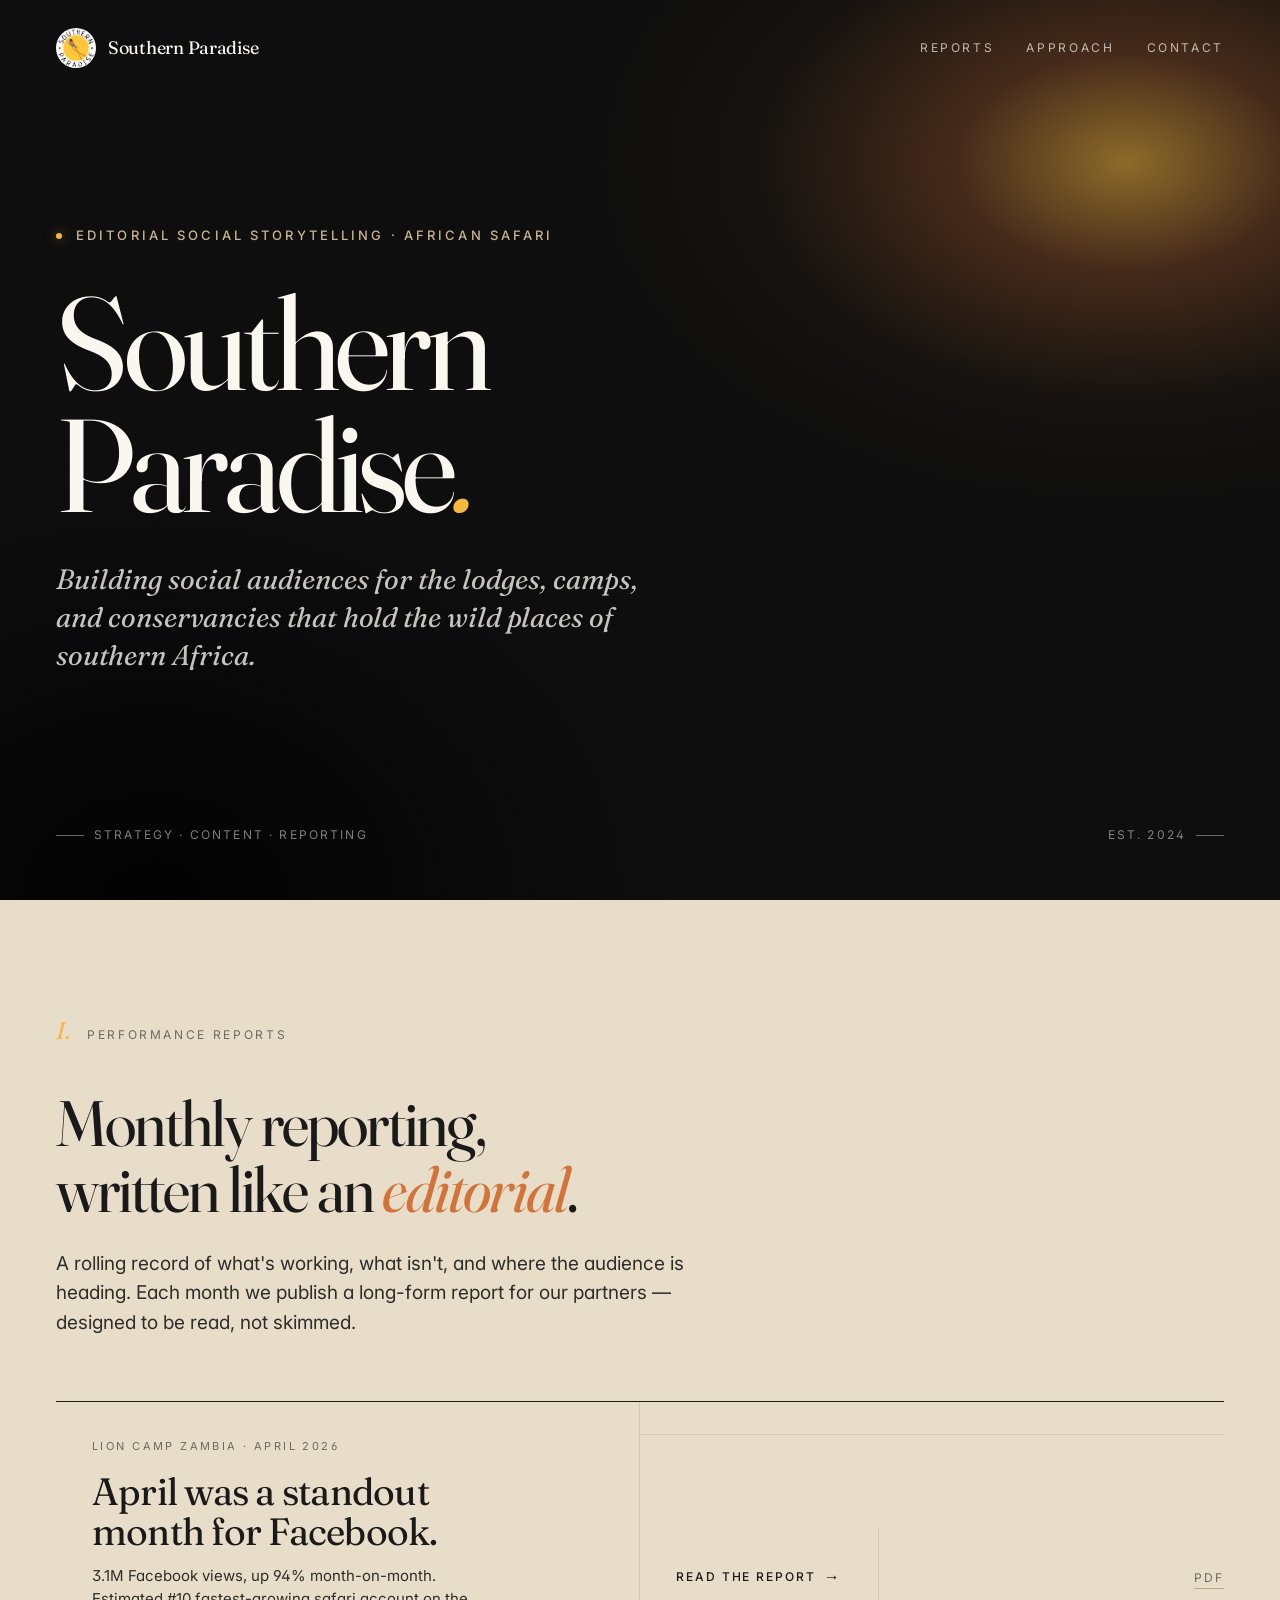
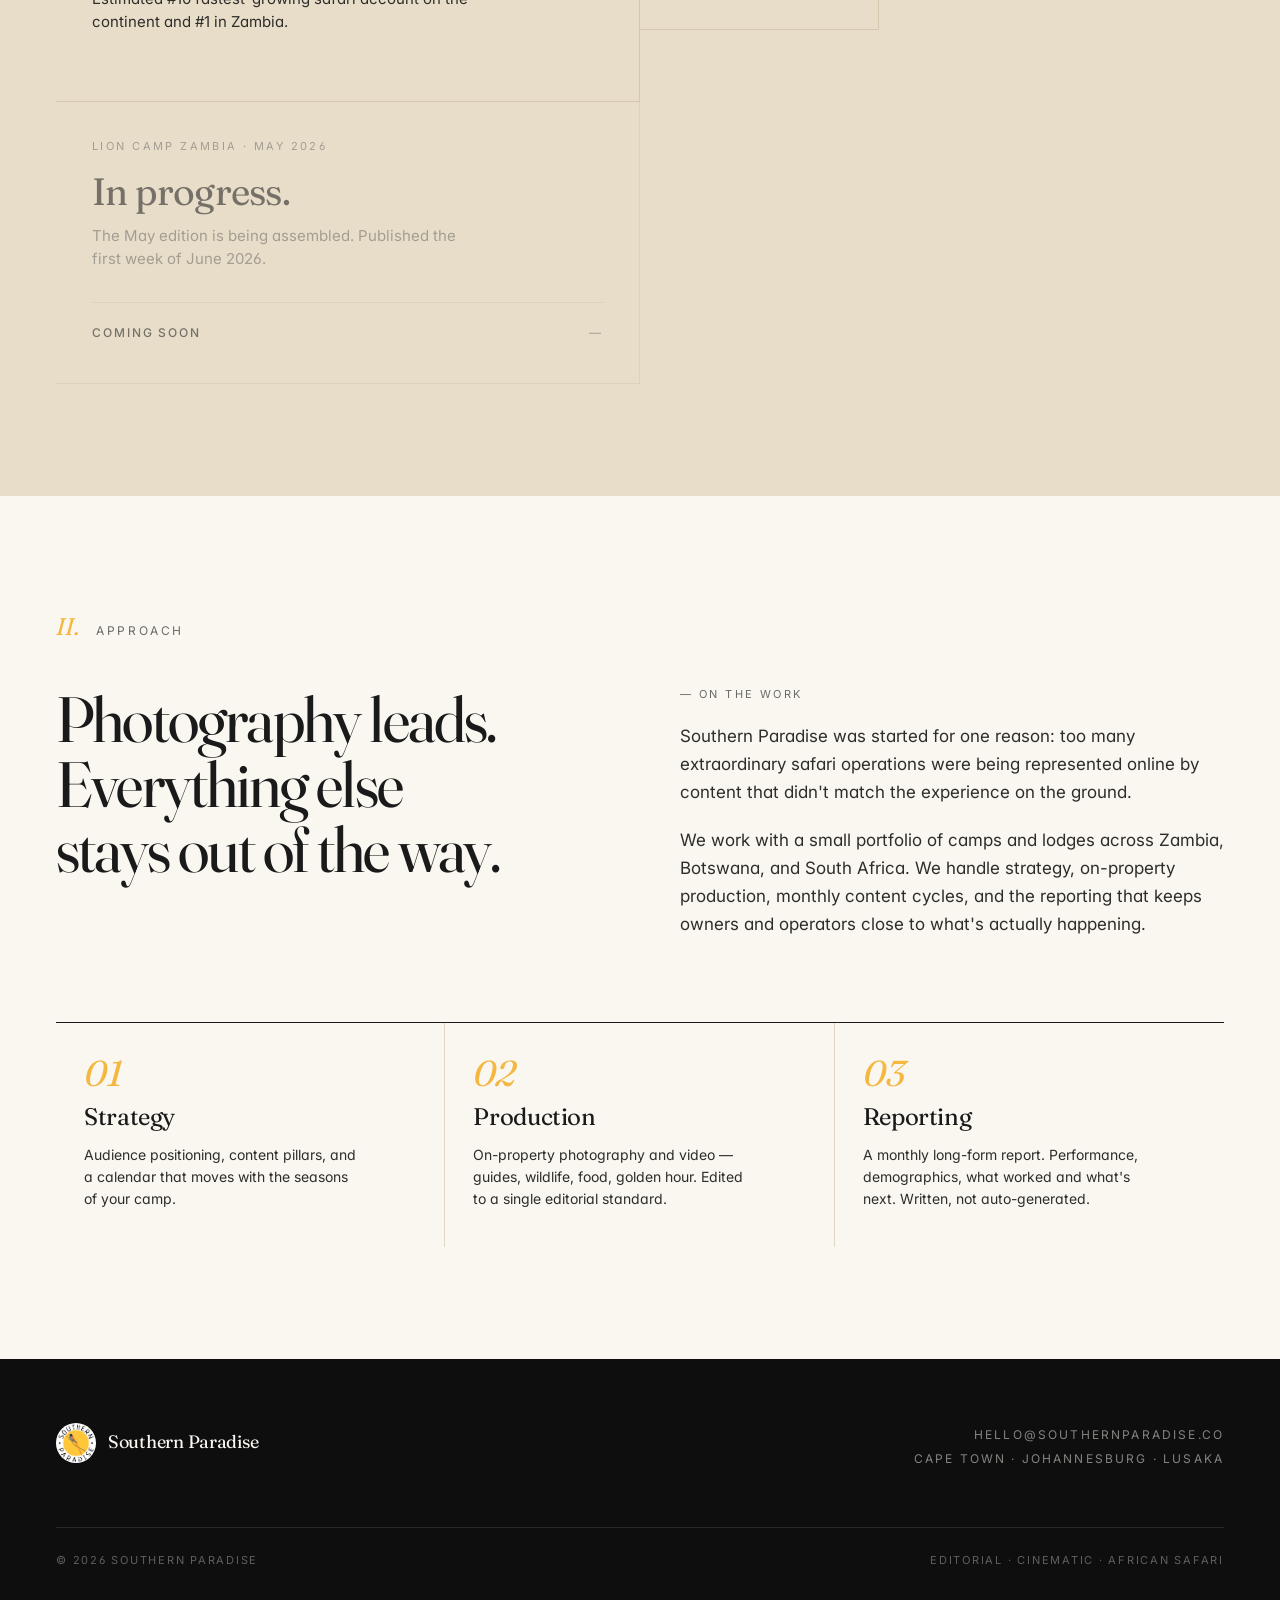
<file: index.html>
<!DOCTYPE html>
<html lang="en">
<head>
<meta charset="utf-8" />
<meta name="viewport" content="width=device-width, initial-scale=1" />
<title>Southern Paradise — Social Storytelling for African Safari</title>
<meta name="description" content="Southern Paradise crafts editorial-grade social storytelling for African safari brands. Strategy, content, and reporting from the bushveld." />
<meta property="og:title" content="Southern Paradise" />
<meta property="og:description" content="Editorial-grade social storytelling for African safari brands." />
<meta property="og:type" content="website" />
<link rel="icon" type="image/jpeg" href="assets/logo-circular-amber.jpg" />
<link rel="stylesheet" href="styles-base.css" />
<style>
  html, body { background: var(--bone-white); }
  body {
    font-family: var(--sans-body);
    font-size: 16px;
    line-height: 1.6;
    color: var(--fg);
  }

  .site {
    min-height: 100vh;
    display: flex;
    flex-direction: column;
  }

  /* ---------- Top bar ---------- */
  .topbar {
    position: absolute;
    top: 0; left: 0; right: 0;
    z-index: 10;
    display: flex; justify-content: space-between; align-items: center;
    padding: 28px 56px;
  }
  .brand {
    display: flex; align-items: center; gap: 12px;
    color: var(--bone-white);
    text-decoration: none;
  }
  .brand img {
    width: 40px; height: 40px; border-radius: 50%;
  }
  .brand span {
    font-family: var(--serif-display);
    font-size: 18px;
    letter-spacing: -0.015em;
    color: var(--bone-white);
  }
  .topbar nav {
    display: flex; gap: 32px;
    font-family: var(--sans-body);
    font-size: 12px;
    letter-spacing: 0.22em;
    text-transform: uppercase;
    color: rgba(250,247,241,0.7);
  }
  .topbar nav a {
    color: rgba(250,247,241,0.7);
    text-decoration: none;
    transition: color var(--dur-ui) var(--ease-settle);
  }
  .topbar nav a:hover { color: var(--paradise-amber); }

  /* ---------- Hero ---------- */
  .hero {
    min-height: 100vh;
    background: #0E0E0E;
    color: var(--bone-white);
    position: relative;
    overflow: hidden;
    display: flex;
    flex-direction: column;
    justify-content: center;
    padding: 120px 56px 96px;
  }
  .hero::before {
    content: ''; position: absolute; inset: 0;
    background:
      radial-gradient(ellipse 60% 55% at 88% 18%, rgba(244,183,64,0.55) 0%, rgba(210,115,58,0.28) 22%, rgba(94,61,31,0.10) 48%, rgba(14,14,14,0) 70%),
      radial-gradient(ellipse 70% 80% at 12% 100%, rgba(0,0,0,0.85) 0%, rgba(0,0,0,0) 60%);
    pointer-events: none;
  }
  .hero::after {
    content:''; position:absolute; inset:0;
    background-image: radial-gradient(rgba(255,255,255,0.035) 1px, transparent 1px);
    background-size: 3px 3px;
    mix-blend-mode: overlay;
    opacity: 0.5;
    pointer-events: none;
  }
  .hero > * { position: relative; z-index: 1; }

  .hero-inner {
    max-width: 1180px;
    margin: 0 auto;
    width: 100%;
  }
  .hero-eyebrow {
    font-family: var(--sans-eyebrow);
    font-size: 13px; font-weight: 500;
    letter-spacing: 0.24em; text-transform: uppercase;
    color: #C8B58E;
    display: flex; align-items: center; gap: 14px;
    margin-bottom: 36px;
  }
  .hero-eyebrow .dot {
    width: 6px; height: 6px; border-radius: 50%;
    background: var(--paradise-amber);
    box-shadow: 0 0 12px rgba(244,183,64,0.6);
  }
  .hero h1 {
    font-family: var(--serif-display);
    font-size: 132px; line-height: 0.92;
    letter-spacing: -0.04em;
    margin: 0; font-weight: 400;
    font-variation-settings: "opsz" 144;
    color: var(--bone-white);
  }
  .hero h1 em {
    font-style: italic; color: var(--paradise-amber);
  }
  .hero-tagline {
    font-family: var(--serif-display);
    font-style: italic;
    font-size: 28px;
    line-height: 1.35;
    color: rgba(250,247,241,0.78);
    margin-top: 36px;
    max-width: 680px;
    font-weight: 400;
  }

  .hero-bottom {
    position: absolute;
    left: 56px; right: 56px;
    bottom: 56px;
    display: flex; justify-content: space-between; align-items: flex-end;
    font-family: var(--sans-body);
    font-size: 12px; letter-spacing: 0.18em;
    text-transform: uppercase;
    color: rgba(250,247,241,0.5);
    z-index: 1;
  }
  .hero-bottom .rule {
    display: inline-block; width: 28px; height: 1px;
    background: rgba(250,247,241,0.4);
    margin-right: 10px; vertical-align: middle;
  }

  /* ---------- Reports section ---------- */
  .section {
    padding: 112px 56px;
    background: var(--bone-white);
  }
  .section--sand { background: var(--sand); }
  .container {
    max-width: 1180px;
    margin: 0 auto;
  }
  .chapter-mark {
    display: flex; align-items: baseline; gap: 16px;
    font-family: var(--sans-body);
    font-size: 12px; letter-spacing: 0.22em;
    text-transform: uppercase;
    color: var(--fg-muted);
    margin-bottom: 40px;
  }
  .chapter-mark .num {
    font-family: var(--serif-display);
    font-style: italic;
    font-size: 24px;
    letter-spacing: 0;
    color: var(--paradise-amber);
    text-transform: none;
  }
  .section h2 {
    font-family: var(--serif-display);
    font-size: 64px;
    line-height: 1.02;
    letter-spacing: -0.028em;
    font-weight: 400;
    margin: 0 0 28px;
    text-wrap: balance;
    max-width: 820px;
  }
  .section h2 em {
    font-style: italic;
    color: var(--bushveld-rust);
  }
  .section .lede {
    font-size: 19px;
    line-height: 1.55;
    color: var(--fg-soft);
    max-width: 640px;
    margin: 0 0 64px;
  }

  /* ---------- Report cards ---------- */
  .reports {
    display: grid;
    grid-template-columns: repeat(2, 1fr);
    gap: 0;
    border-top: 1px solid var(--acacia-black);
  }
  .report-card {
    display: block;
    text-decoration: none;
    color: inherit;
    padding: 36px 36px 40px;
    border-bottom: 1px solid var(--border-soft);
    border-right: 1px solid var(--border-soft);
    transition: background var(--dur-ui) var(--ease-settle);
    position: relative;
  }
  .report-card:nth-child(2n) { border-right: 0; }
  .report-card:hover {
    background: rgba(244,183,64,0.06);
  }
  .report-card:hover .report-arrow {
    transform: translateX(4px);
    color: var(--paradise-amber);
  }
  .report-card-period {
    font-family: var(--sans-body);
    font-size: 11px;
    letter-spacing: 0.22em;
    text-transform: uppercase;
    color: var(--fg-muted);
    margin-bottom: 16px;
  }
  .report-card h3 {
    font-family: var(--serif-display);
    font-size: 38px;
    line-height: 1.05;
    letter-spacing: -0.02em;
    font-weight: 400;
    margin: 0 0 12px;
    color: var(--fg);
  }
  .report-card .summary {
    font-size: 15px;
    line-height: 1.55;
    color: var(--fg-soft);
    max-width: 380px;
    margin: 0 0 28px;
  }
  .report-card-foot {
    display: flex; justify-content: space-between; align-items: center;
    font-family: var(--sans-body);
    font-size: 12px;
    letter-spacing: 0.16em;
    text-transform: uppercase;
    color: var(--fg-muted);
    border-top: 1px solid var(--border-soft);
    padding-top: 20px;
    margin-top: 32px;
  }
  .report-card-foot .cta {
    color: var(--fg);
    display: flex; align-items: center; gap: 8px;
    font-weight: 500;
  }
  .report-arrow {
    display: inline-block;
    transition: transform var(--dur-ui) var(--ease-settle),
                color var(--dur-ui) var(--ease-settle);
    font-family: var(--serif-display);
    font-size: 16px;
  }
  .report-card.upcoming {
    background: transparent;
    pointer-events: none;
    opacity: 0.55;
  }
  .report-card.upcoming .summary { color: var(--fg-muted); }

  .pdf-link {
    color: var(--fg-muted);
    text-decoration: none;
    border-bottom: 1px solid var(--border);
    padding-bottom: 1px;
    transition: color var(--dur-ui) var(--ease-settle),
                border-color var(--dur-ui) var(--ease-settle);
    pointer-events: auto;
  }
  .pdf-link:hover {
    color: var(--bushveld-rust);
    border-color: var(--bushveld-rust);
  }

  /* ---------- About ---------- */
  .about-grid {
    display: grid;
    grid-template-columns: 1fr 1fr;
    gap: 80px;
    align-items: start;
  }
  .about-grid p {
    font-size: 17px;
    line-height: 1.65;
    color: var(--fg-soft);
    margin: 0 0 20px;
  }
  .about-grid .label {
    font-family: var(--sans-body);
    font-size: 11px;
    letter-spacing: 0.22em;
    text-transform: uppercase;
    color: var(--fg-muted);
    margin-bottom: 18px;
  }

  .pillars {
    display: grid;
    grid-template-columns: repeat(3, 1fr);
    gap: 0;
    margin-top: 64px;
    border-top: 1px solid var(--acacia-black);
  }
  .pillar {
    padding: 32px 28px 36px;
    border-right: 1px solid var(--border-soft);
  }
  .pillar:last-child { border-right: 0; }
  .pillar .num {
    font-family: var(--serif-display);
    font-style: italic;
    font-size: 36px;
    color: var(--paradise-amber);
    margin-bottom: 12px;
    line-height: 1;
  }
  .pillar h4 {
    font-family: var(--serif-display);
    font-size: 24px;
    line-height: 1.2;
    letter-spacing: -0.015em;
    font-weight: 400;
    margin: 0 0 12px;
  }
  .pillar p {
    font-size: 14px;
    line-height: 1.6;
    color: var(--fg-soft);
    margin: 0;
    max-width: 280px;
  }

  /* ---------- Footer ---------- */
  footer {
    background: #0E0E0E;
    color: rgba(250,247,241,0.6);
    padding: 64px 56px 40px;
  }
  .footer-inner {
    max-width: 1180px;
    margin: 0 auto;
    display: flex; justify-content: space-between; align-items: flex-start;
    gap: 48px;
    flex-wrap: wrap;
  }
  .footer-brand {
    display: flex; align-items: center; gap: 12px;
    color: var(--bone-white);
  }
  .footer-brand img { width: 40px; height: 40px; border-radius: 50%; }
  .footer-brand span {
    font-family: var(--serif-display);
    font-size: 18px;
    color: var(--bone-white);
    letter-spacing: -0.015em;
  }
  .footer-meta {
    font-family: var(--sans-body);
    font-size: 12px;
    letter-spacing: 0.18em;
    text-transform: uppercase;
    color: rgba(250,247,241,0.5);
    line-height: 2;
    text-align: right;
  }
  .footer-meta a {
    color: rgba(250,247,241,0.5);
    text-decoration: none;
    transition: color var(--dur-ui) var(--ease-settle);
  }
  .footer-meta a:hover { color: var(--paradise-amber); }
  .footer-fineprint {
    max-width: 1180px;
    margin: 56px auto 0;
    padding-top: 24px;
    border-top: 1px solid rgba(250,247,241,0.1);
    font-family: var(--sans-body);
    font-size: 11px;
    letter-spacing: 0.16em;
    text-transform: uppercase;
    color: rgba(250,247,241,0.35);
    display: flex; justify-content: space-between;
    flex-wrap: wrap;
    gap: 16px;
  }

  /* ---------- Responsive ---------- */
  @media (max-width: 900px) {
    .topbar { padding: 20px 28px; }
    .topbar nav { gap: 20px; font-size: 11px; }
    .hero { padding: 120px 28px 96px; }
    .hero h1 { font-size: 72px; }
    .hero-tagline { font-size: 22px; }
    .hero-bottom { left: 28px; right: 28px; bottom: 28px; flex-direction: column; align-items: flex-start; gap: 12px; }
    .section { padding: 80px 28px; }
    .section h2 { font-size: 40px; }
    .section .lede { font-size: 17px; margin-bottom: 48px; }
    .reports { grid-template-columns: 1fr; }
    .report-card { border-right: 0 !important; }
    .report-card h3 { font-size: 30px; }
    .about-grid { grid-template-columns: 1fr; gap: 32px; }
    .pillars { grid-template-columns: 1fr; }
    .pillar { border-right: 0; border-bottom: 1px solid var(--border-soft); }
    .pillar:last-child { border-bottom: 0; }
    footer { padding: 48px 28px 32px; }
    .footer-inner { flex-direction: column; }
    .footer-meta { text-align: left; }
  }
</style>
</head>
<body>
<div class="site">

  <header class="topbar">
    <a class="brand" href="/">
      <img src="assets/logo-circular-amber.jpg" alt="Southern Paradise" />
      <span>Southern Paradise</span>
    </a>
    <nav>
      <a href="#reports">Reports</a>
      <a href="#approach">Approach</a>
      <a href="#contact">Contact</a>
    </nav>
  </header>

  <section class="hero">
    <div class="hero-inner">
      <div class="hero-eyebrow">
        <span class="dot"></span>
        <span>Editorial Social Storytelling · African Safari</span>
      </div>
      <h1>Southern<br/>Paradise<em>.</em></h1>
      <p class="hero-tagline">Building social audiences for the lodges, camps, and conservancies that hold the wild places of southern Africa.</p>
    </div>
    <div class="hero-bottom">
      <span><span class="rule"></span>Strategy · Content · Reporting</span>
      <span>Est. 2024<span class="rule" style="margin: 0 0 0 10px;"></span></span>
    </div>
  </section>

  <section class="section section--sand" id="reports">
    <div class="container">
      <div class="chapter-mark">
        <span class="num">I.</span>
        <span>Performance Reports</span>
      </div>
      <h2>Monthly reporting, written like an <em>editorial</em>.</h2>
      <p class="lede">A rolling record of what's working, what isn't, and where the audience is heading. Each month we publish a long-form report for our partners — designed to be read, not skimmed.</p>

      <div class="reports">
        <a class="report-card" href="lion-camp/april-2026/">
          <div class="report-card-period">Lion Camp Zambia · April 2026</div>
          <h3>April was a standout month for Facebook.</h3>
          <p class="summary">3.1M Facebook views, up 94% month-on-month. Estimated #10 fastest-growing safari account on the continent and #1 in Zambia.</p>
          <div class="report-card-foot">
            <span class="cta">Read the report <span class="report-arrow">→</span></span>
            <span><a class="pdf-link" href="lion-camp/april-2026/lion-camp-april-2026.pdf" target="_blank" rel="noopener">PDF</a></span>
          </div>
        </a>

        <div class="report-card upcoming">
          <div class="report-card-period">Lion Camp Zambia · May 2026</div>
          <h3>In progress.</h3>
          <p class="summary">The May edition is being assembled. Published the first week of June 2026.</p>
          <div class="report-card-foot">
            <span class="cta">Coming soon</span>
            <span>—</span>
          </div>
        </div>
      </div>
    </div>
  </section>

  <section class="section" id="approach">
    <div class="container">
      <div class="chapter-mark">
        <span class="num">II.</span>
        <span>Approach</span>
      </div>
      <div class="about-grid">
        <div>
          <h2>Photography leads. Everything else stays out of the way.</h2>
        </div>
        <div>
          <div class="label">— On the work</div>
          <p>Southern Paradise was started for one reason: too many extraordinary safari operations were being represented online by content that didn't match the experience on the ground.</p>
          <p>We work with a small portfolio of camps and lodges across Zambia, Botswana, and South Africa. We handle strategy, on-property production, monthly content cycles, and the reporting that keeps owners and operators close to what's actually happening.</p>
        </div>
      </div>

      <div class="pillars">
        <div class="pillar">
          <div class="num">01</div>
          <h4>Strategy</h4>
          <p>Audience positioning, content pillars, and a calendar that moves with the seasons of your camp.</p>
        </div>
        <div class="pillar">
          <div class="num">02</div>
          <h4>Production</h4>
          <p>On-property photography and video — guides, wildlife, food, golden hour. Edited to a single editorial standard.</p>
        </div>
        <div class="pillar">
          <div class="num">03</div>
          <h4>Reporting</h4>
          <p>A monthly long-form report. Performance, demographics, what worked and what's next. Written, not auto-generated.</p>
        </div>
      </div>
    </div>
  </section>

  <footer id="contact">
    <div class="footer-inner">
      <div class="footer-brand">
        <img src="assets/logo-circular-amber.jpg" alt="Southern Paradise" />
        <span>Southern Paradise</span>
      </div>
      <div class="footer-meta">
        <a href="mailto:hello@southernparadise.co">hello@southernparadise.co</a><br/>
        Cape Town · Johannesburg · Lusaka
      </div>
    </div>
    <div class="footer-fineprint">
      <span>© 2026 Southern Paradise</span>
      <span>Editorial · Cinematic · African Safari</span>
    </div>
  </footer>

</div>
</body>
</html>
</file>
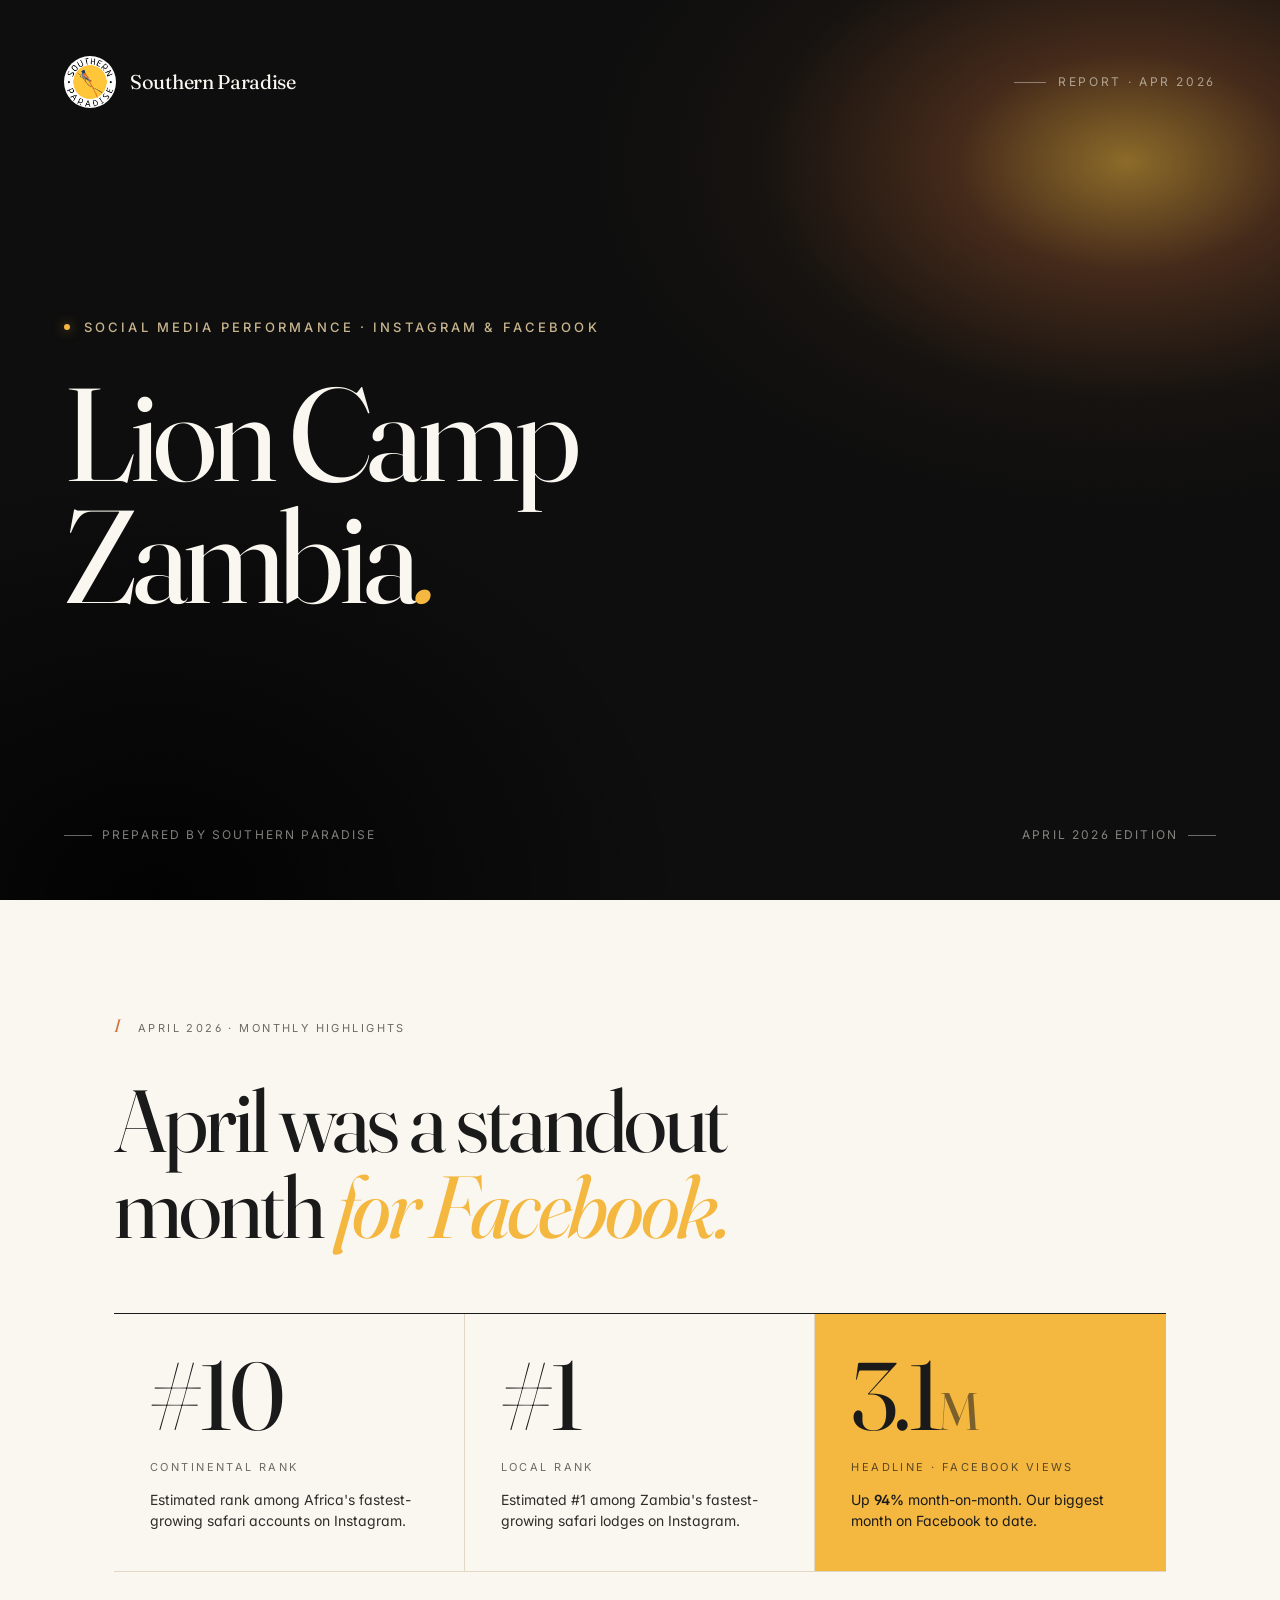
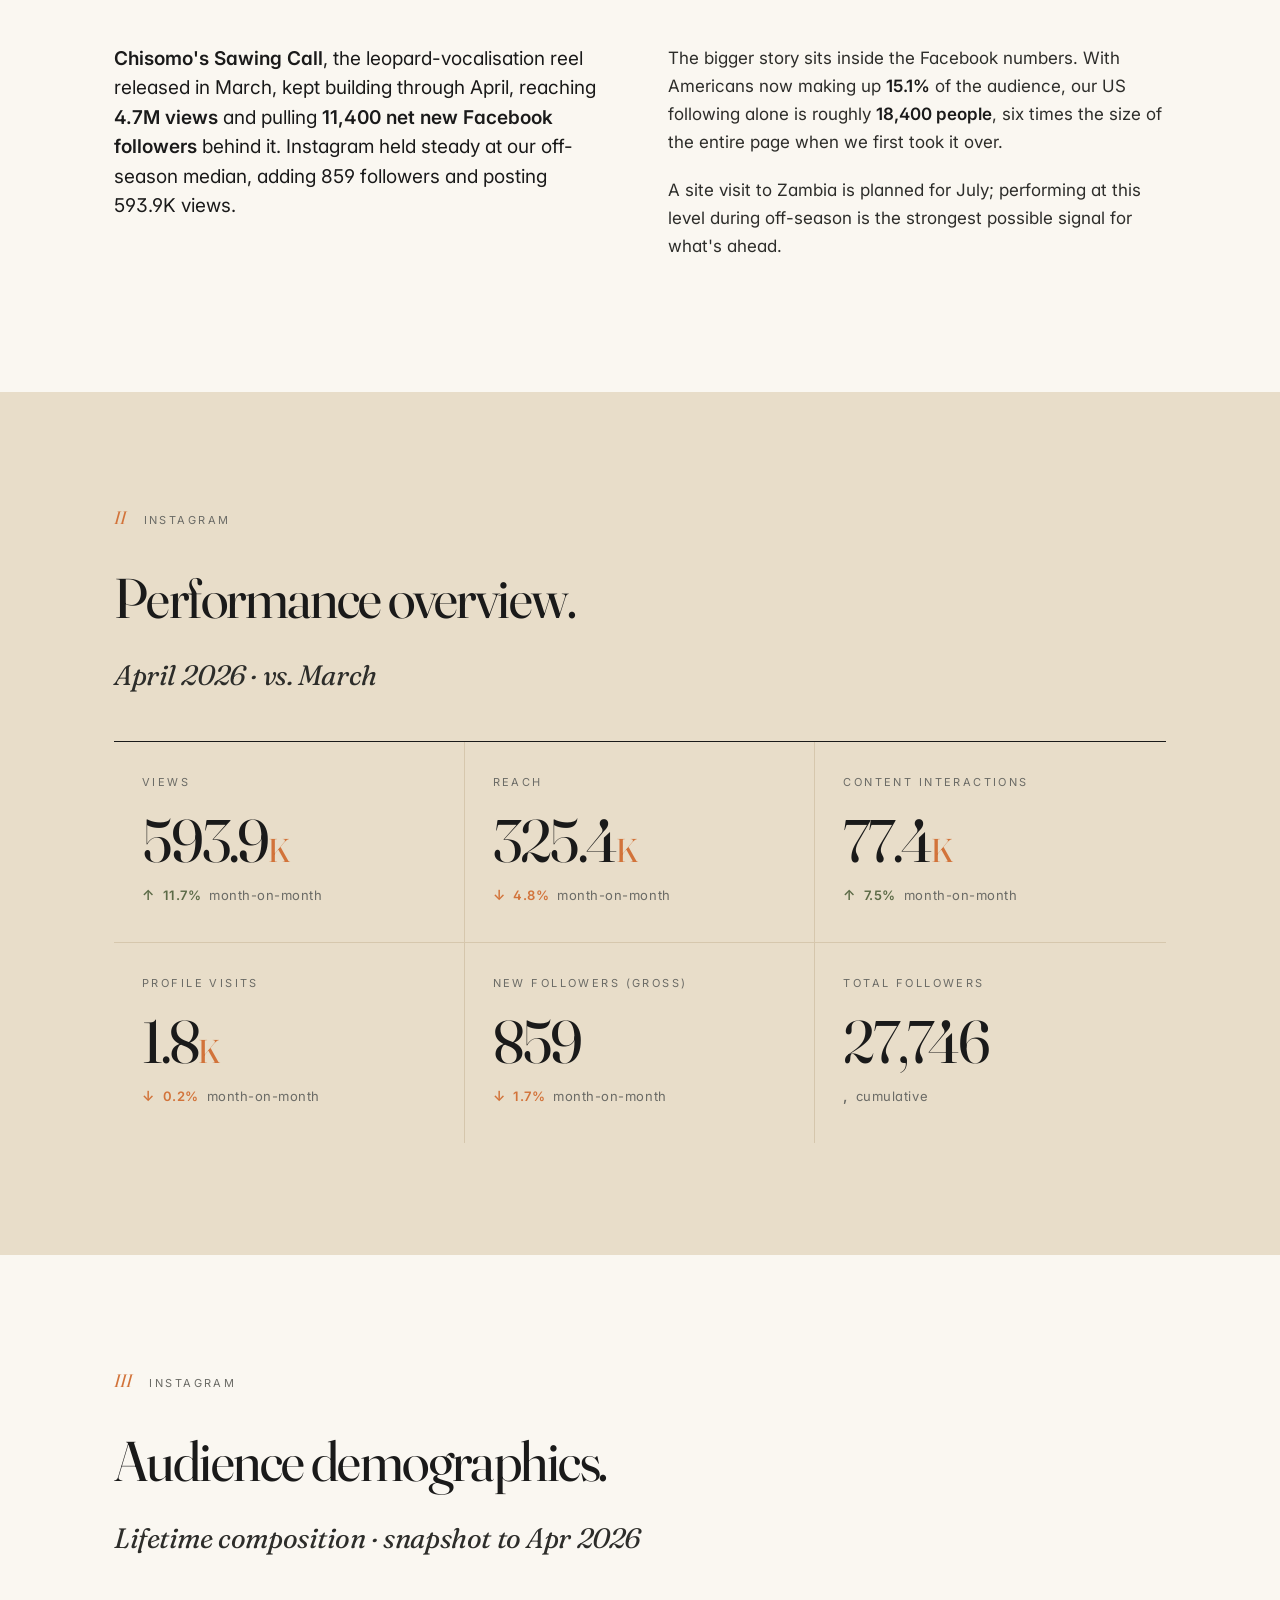
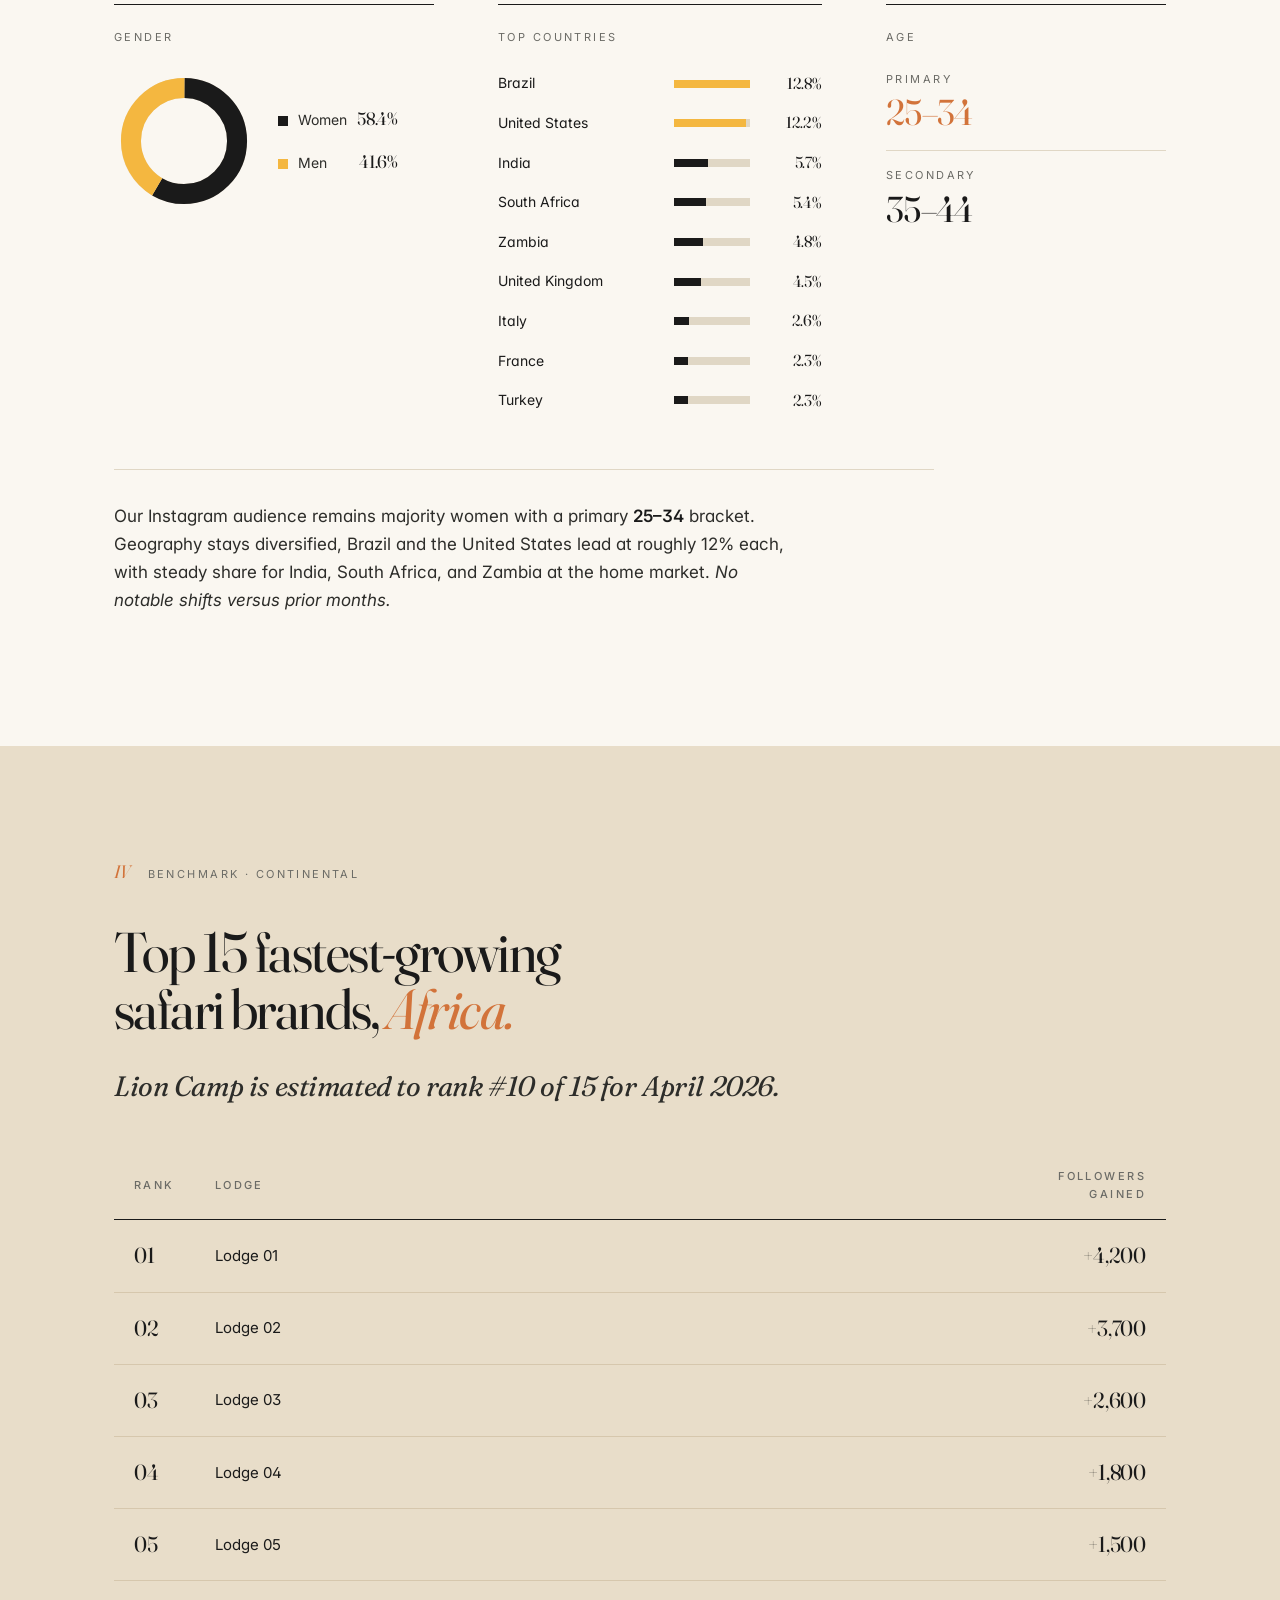
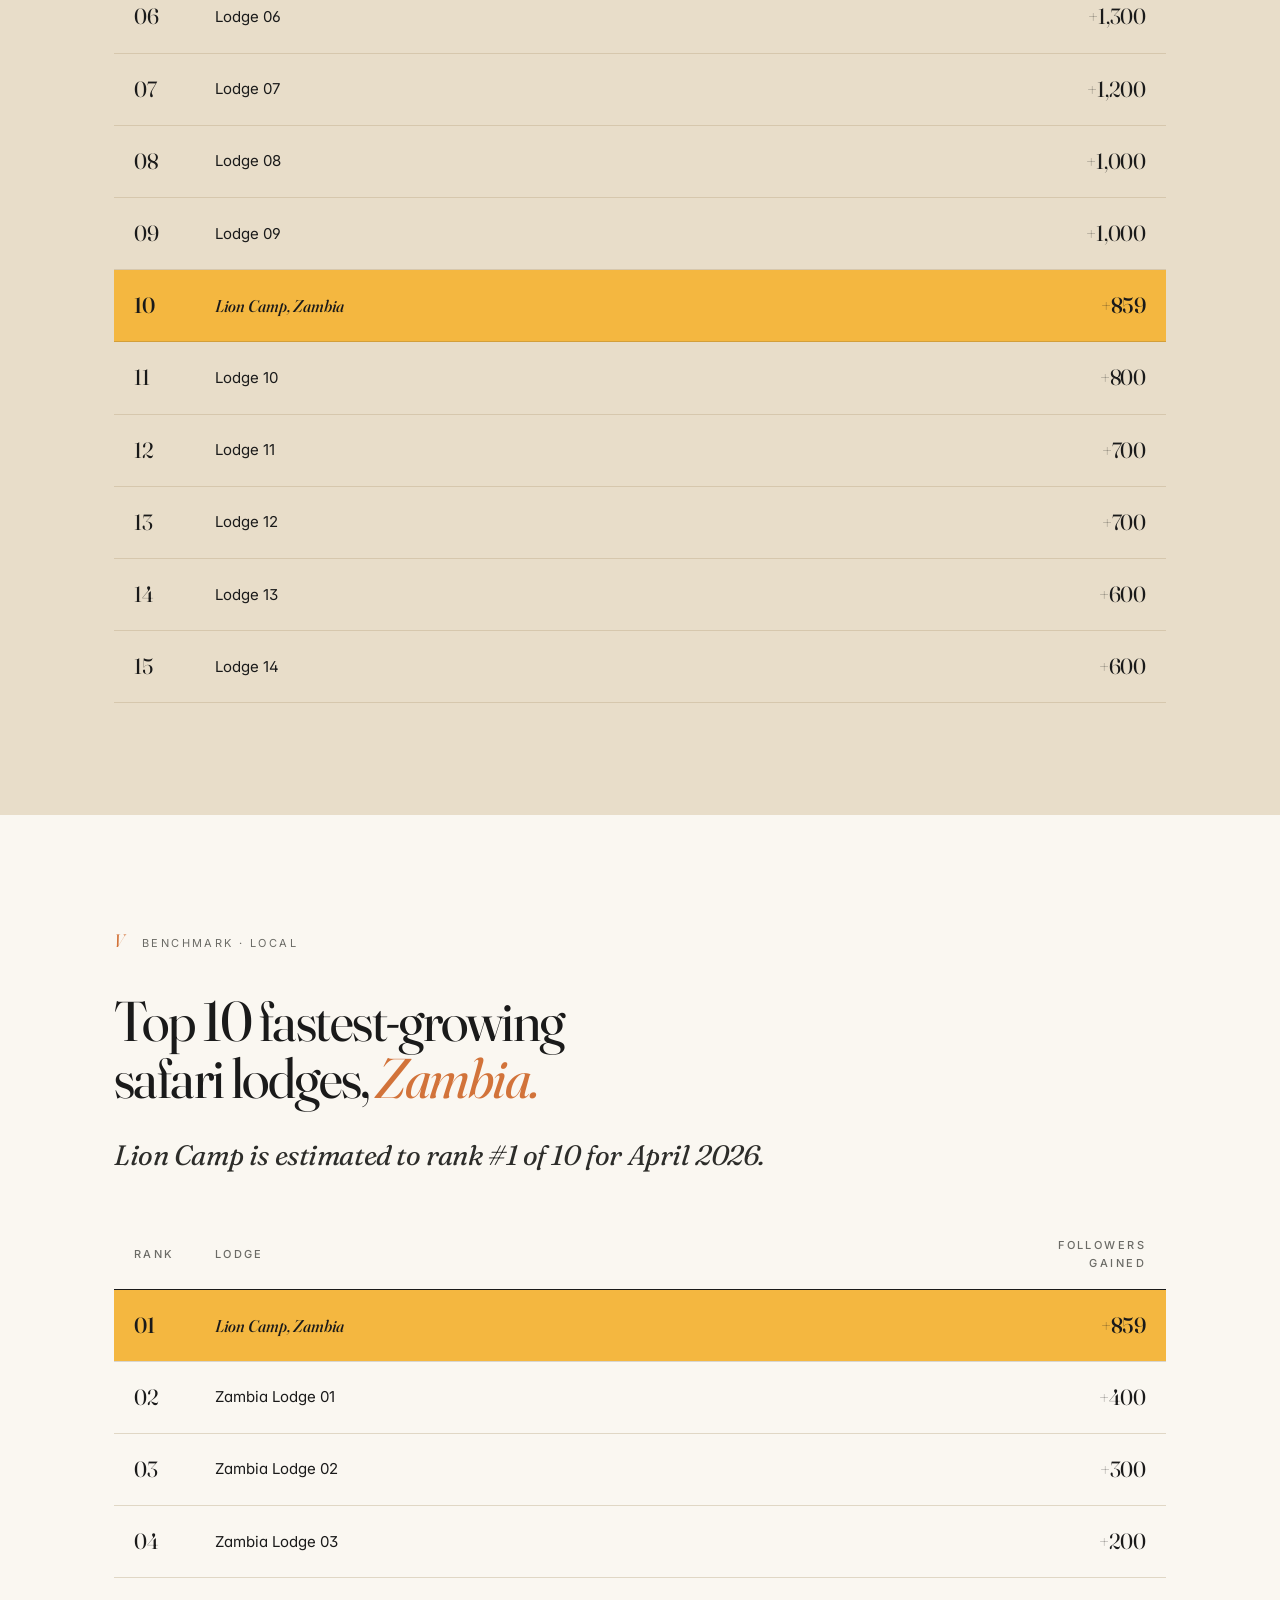
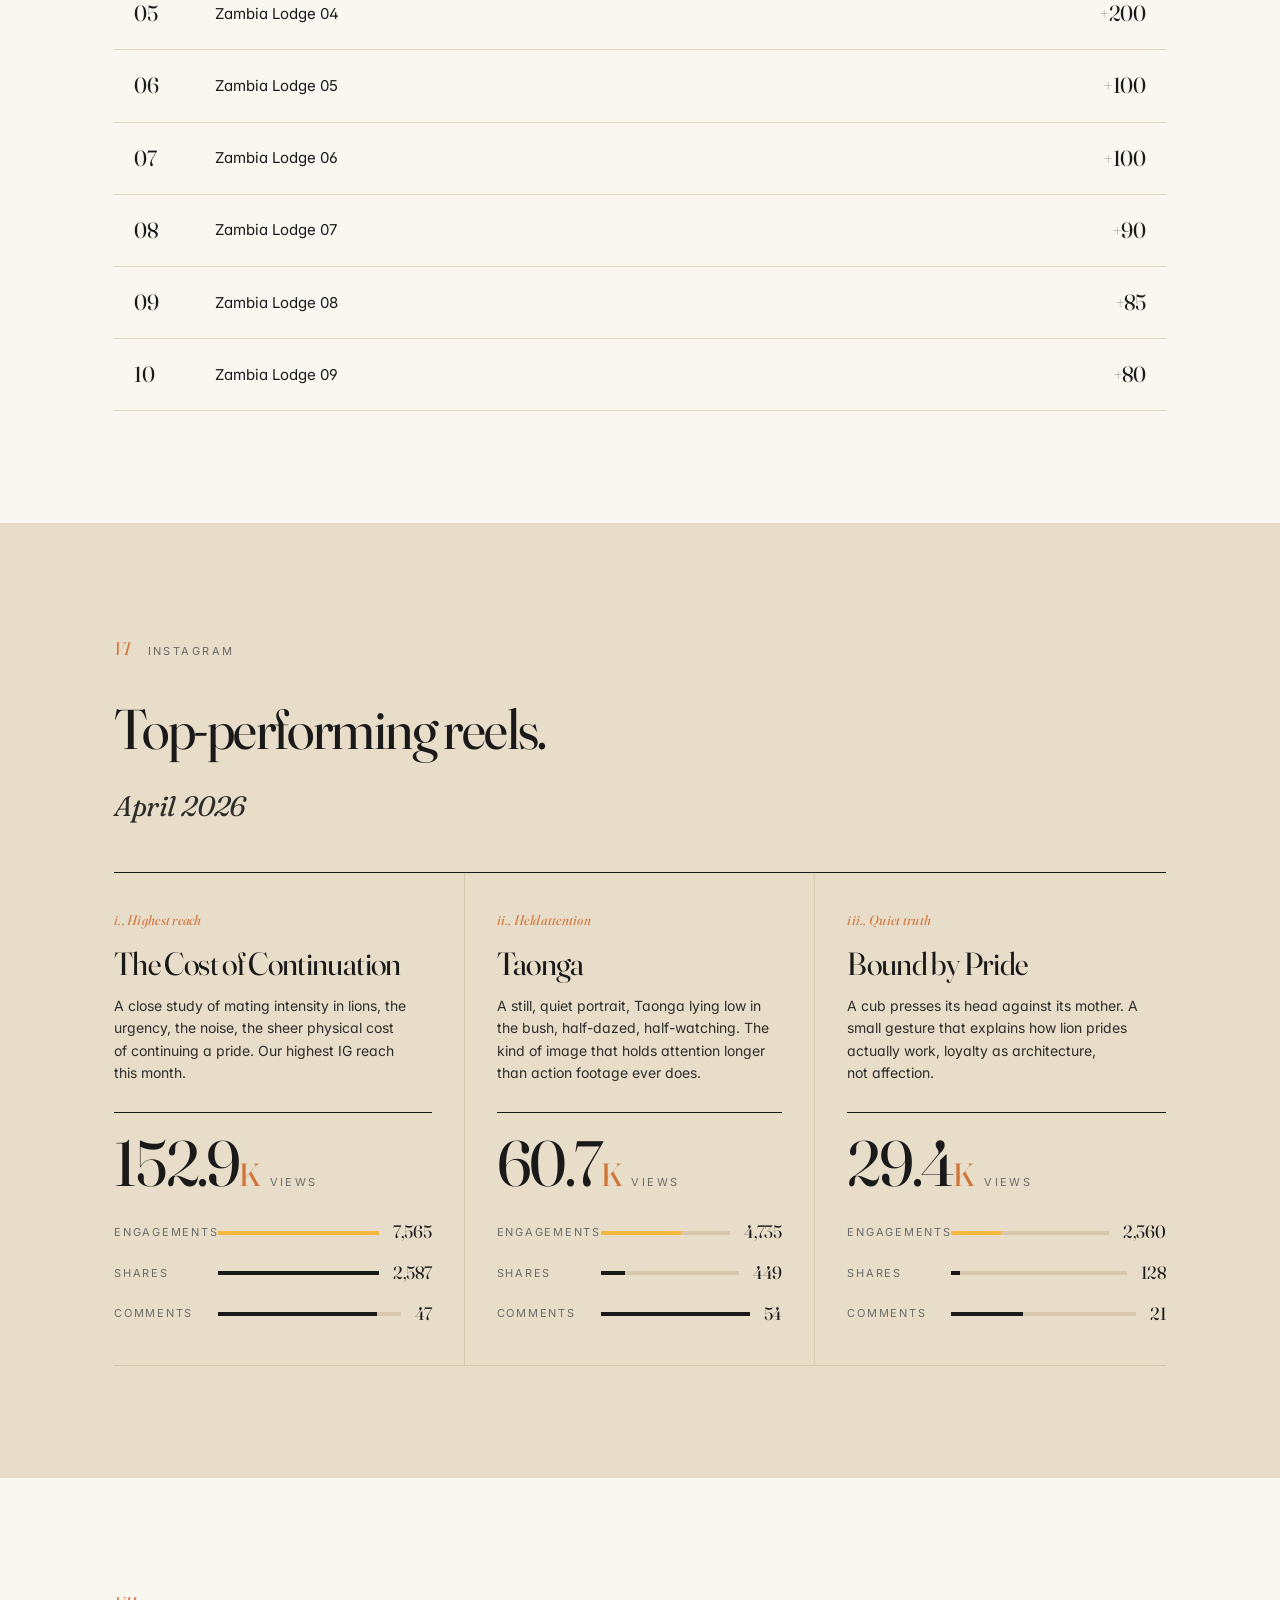
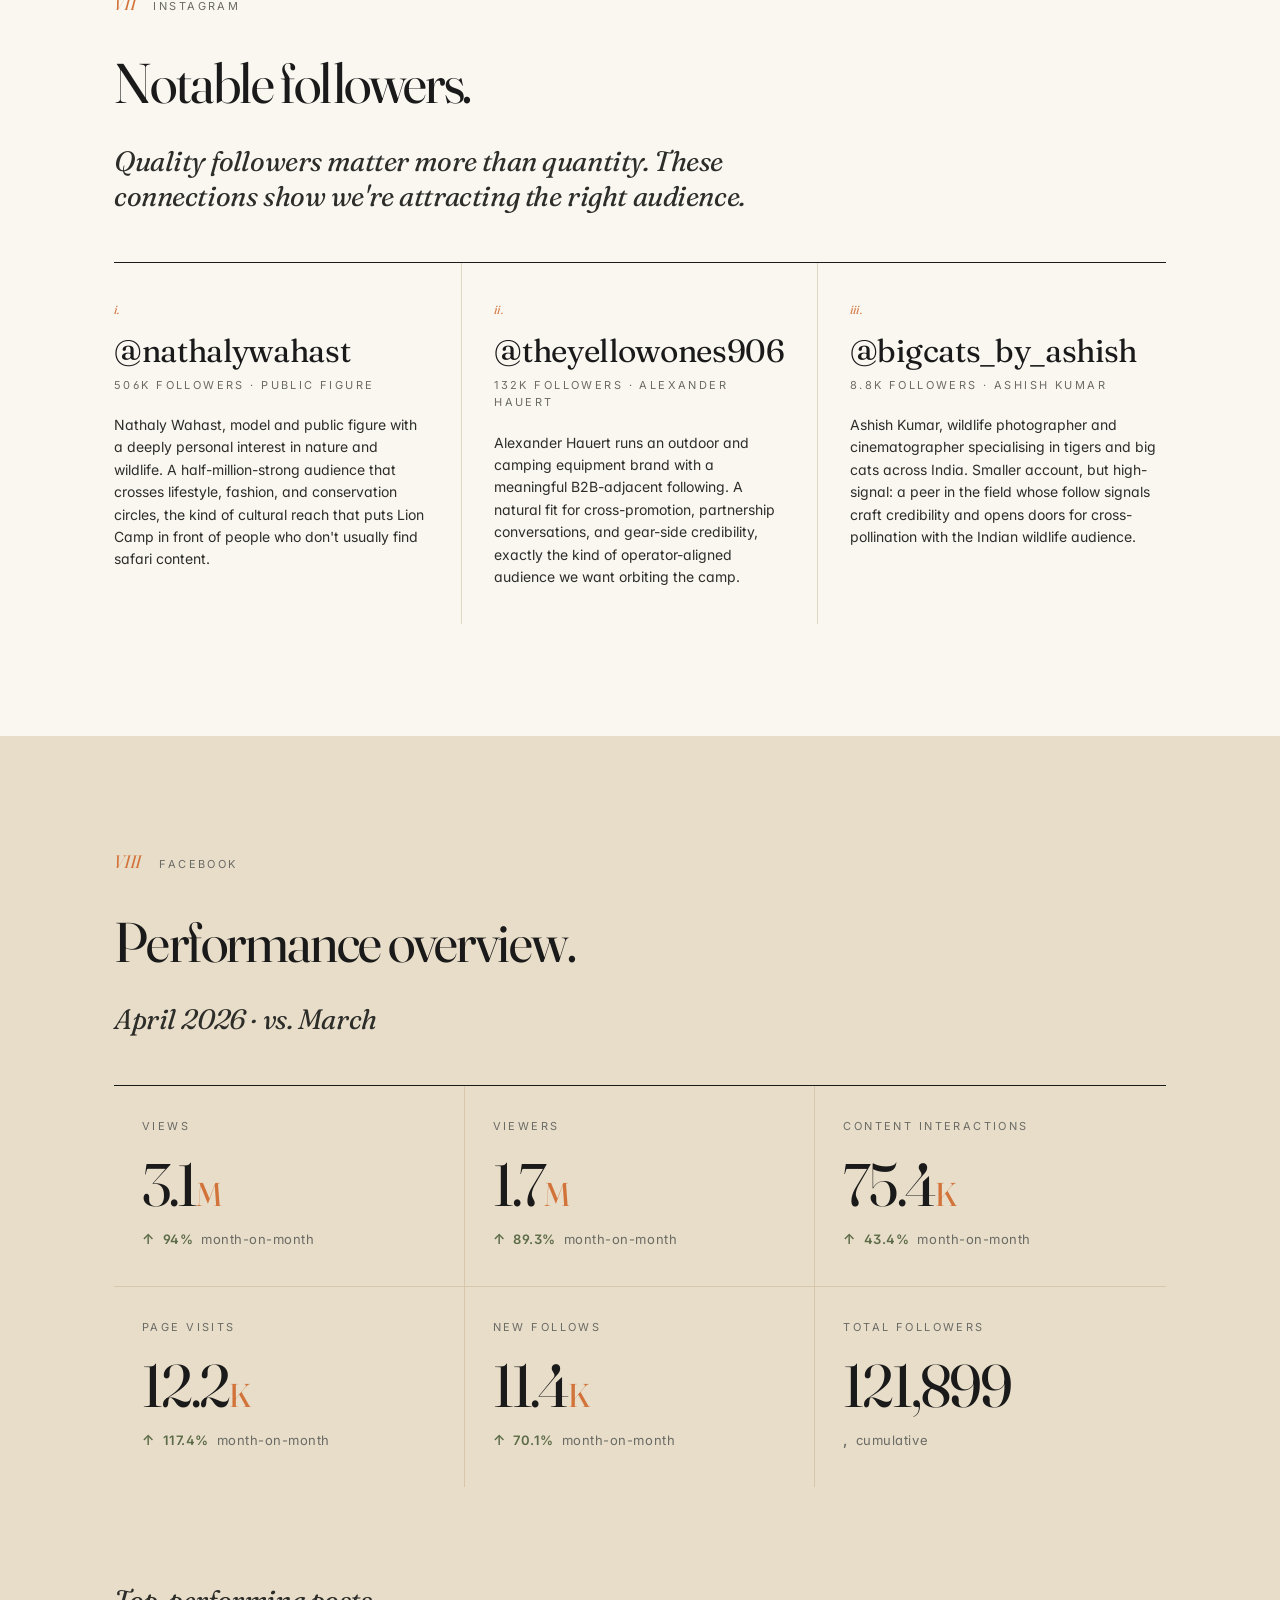
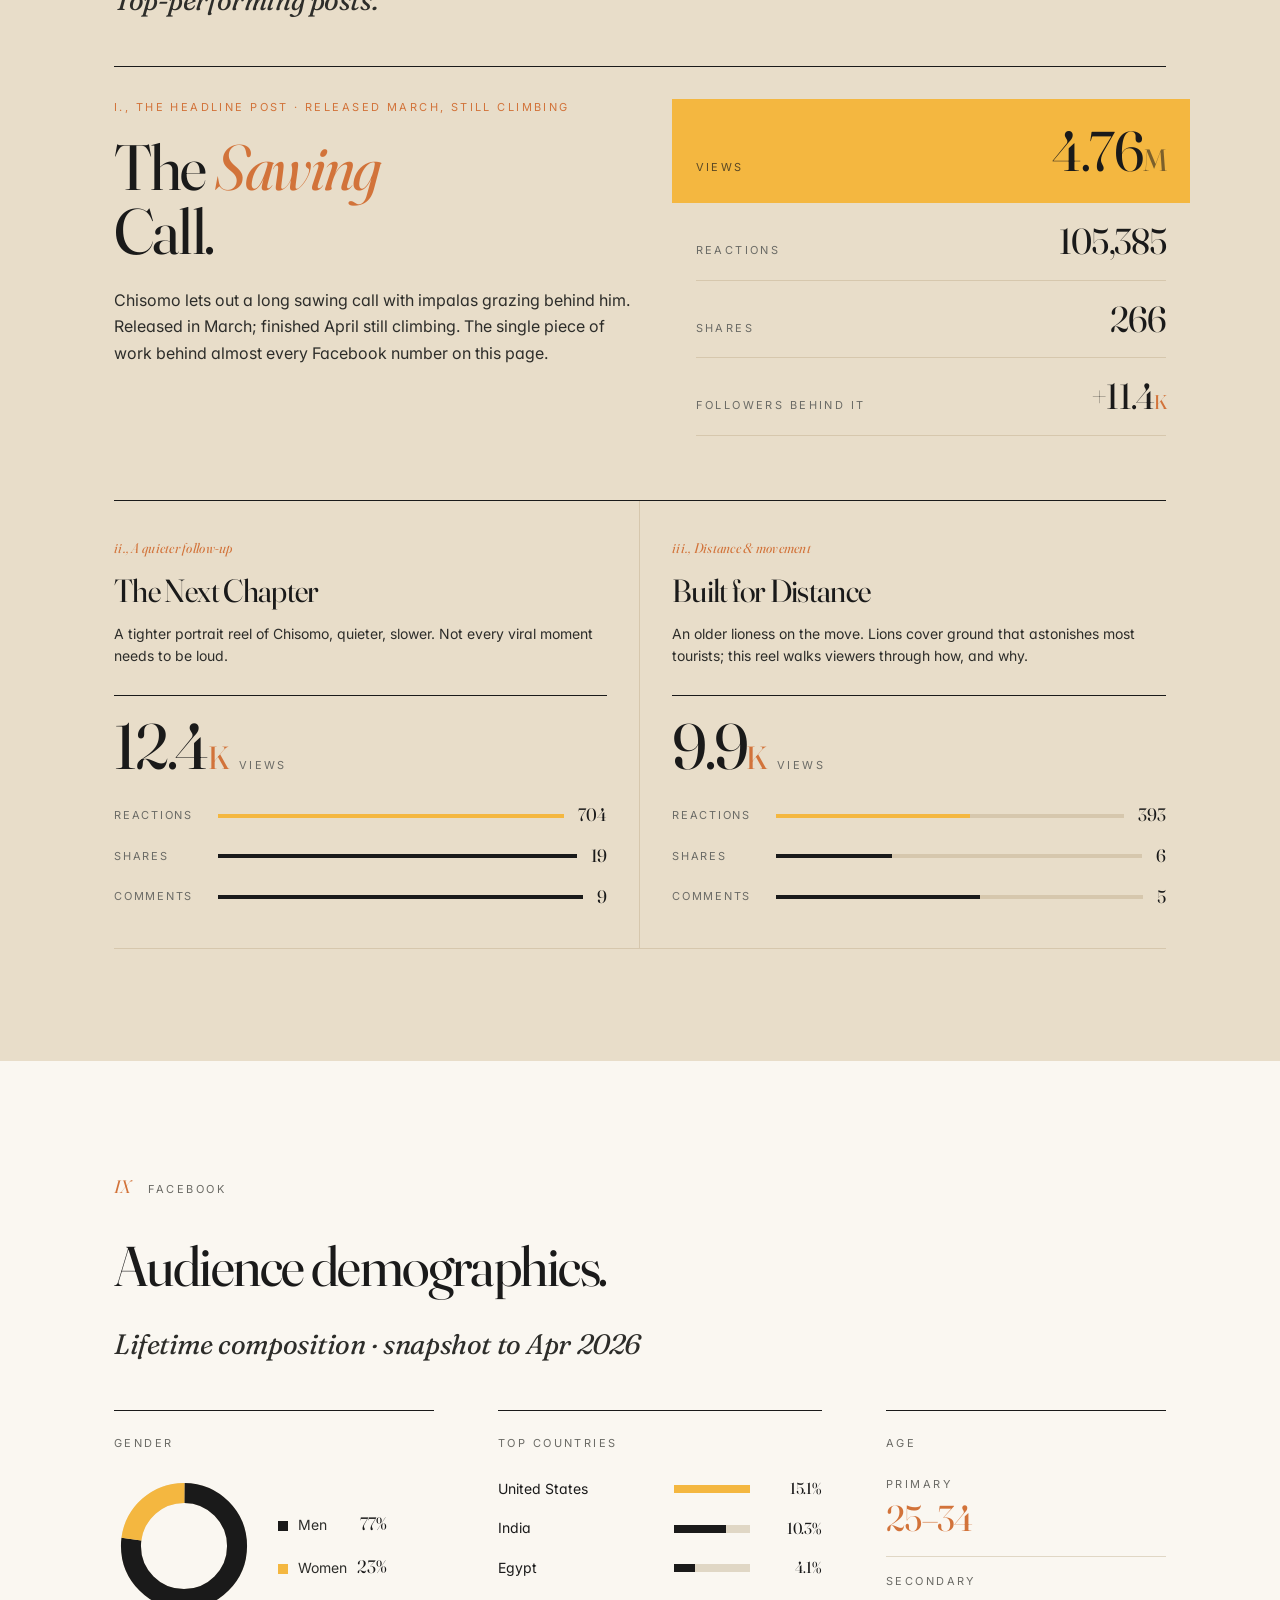
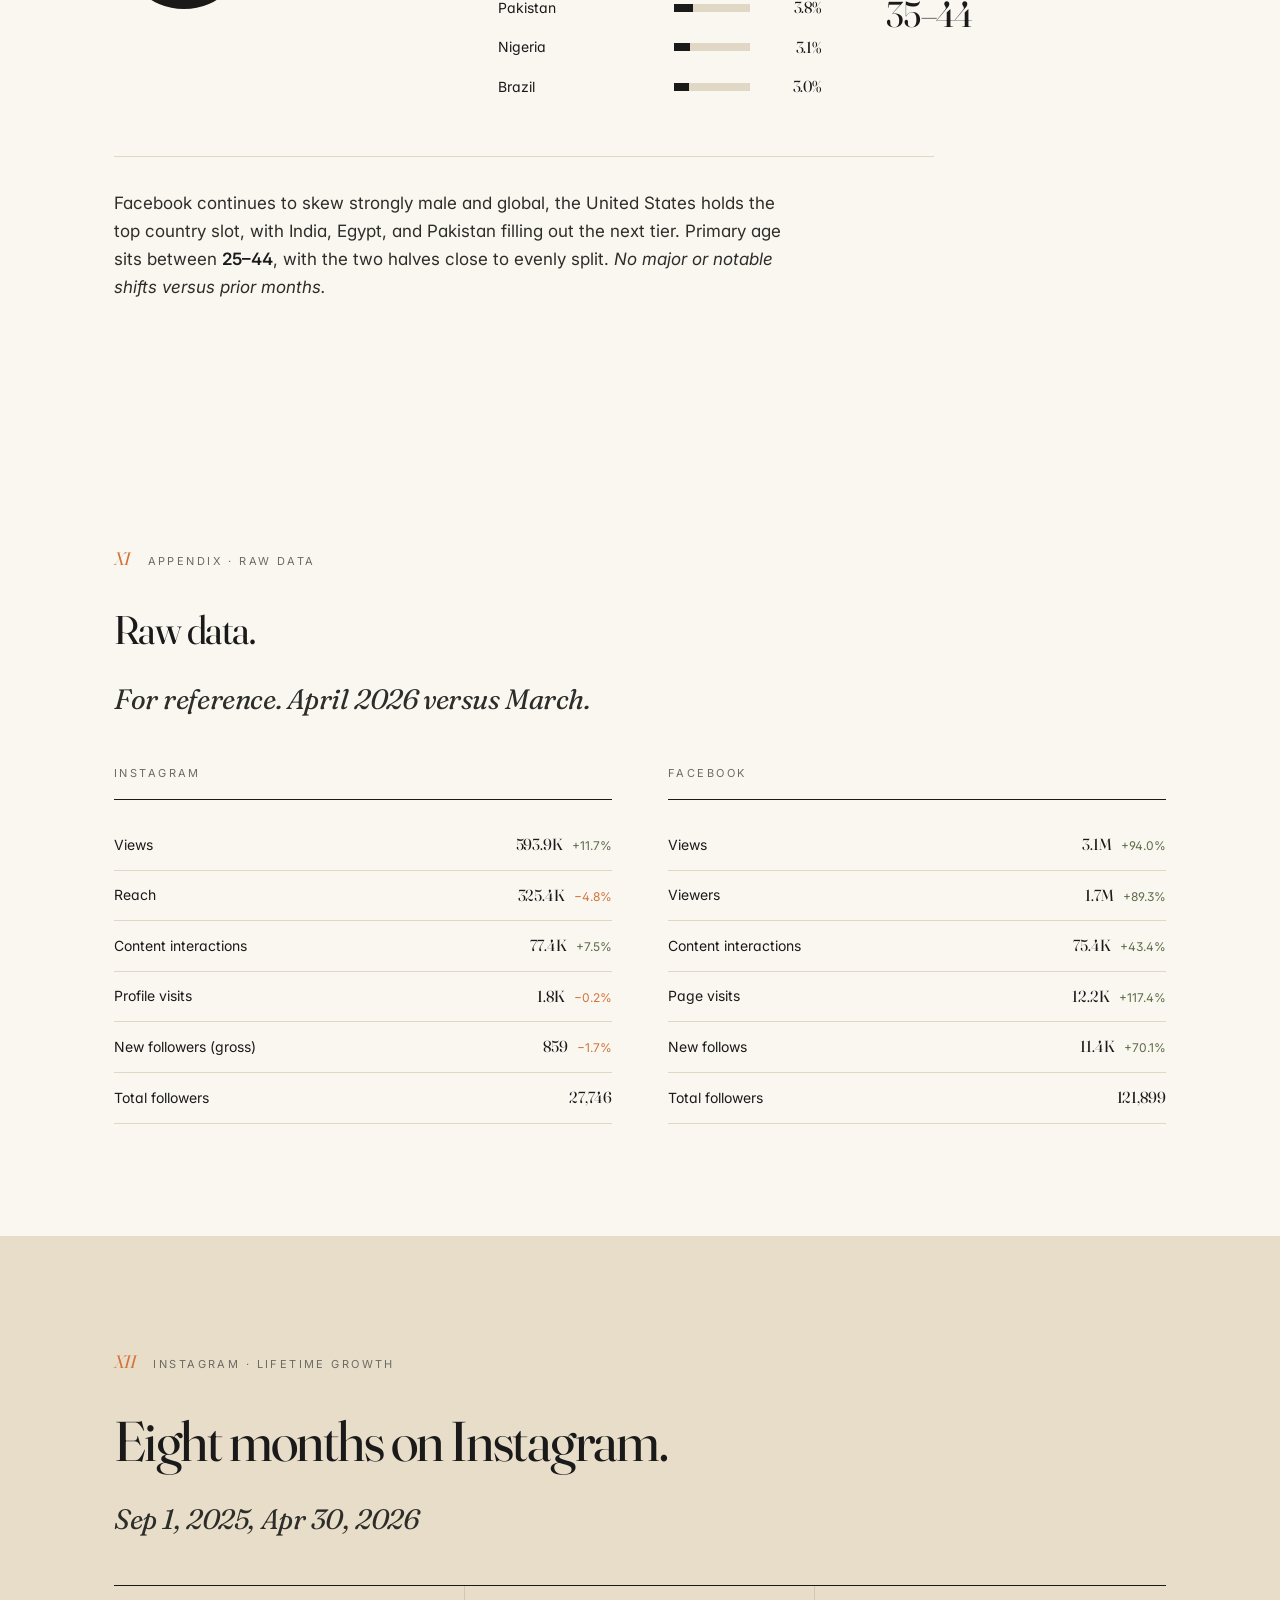
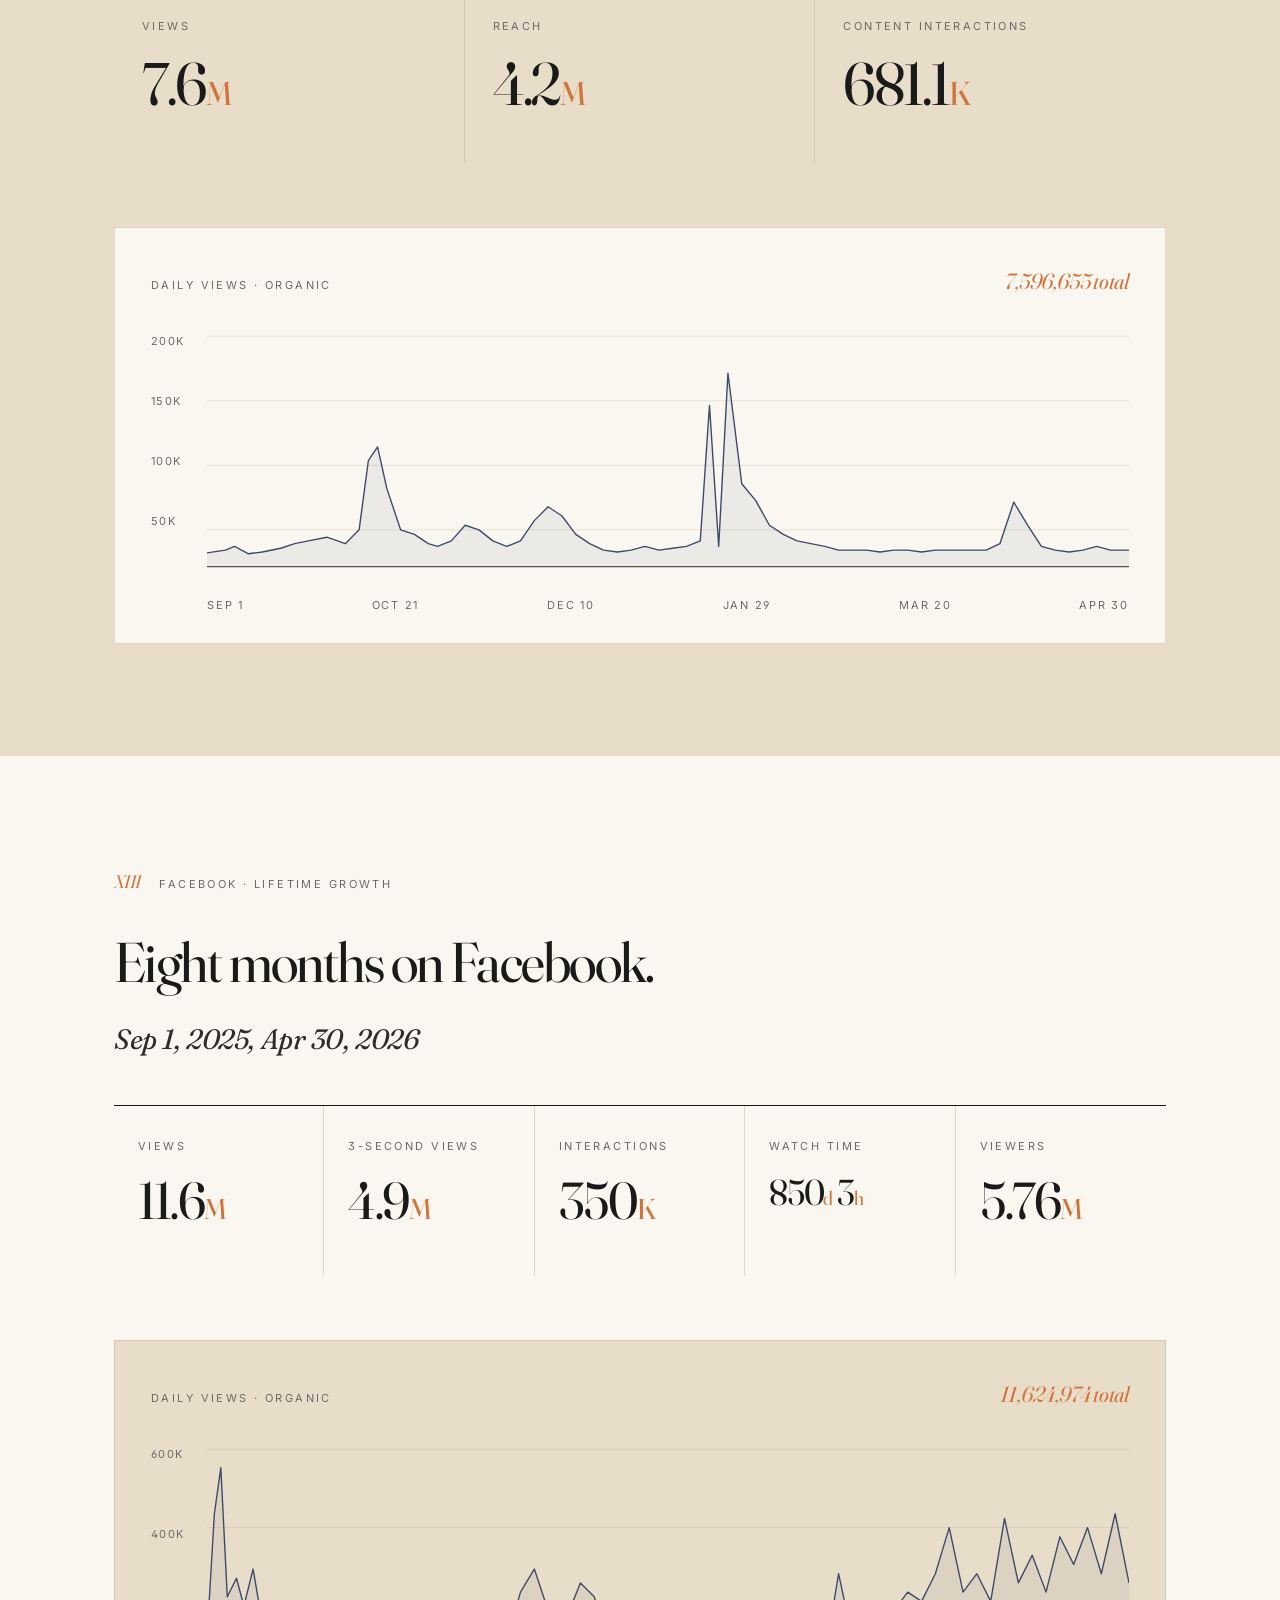
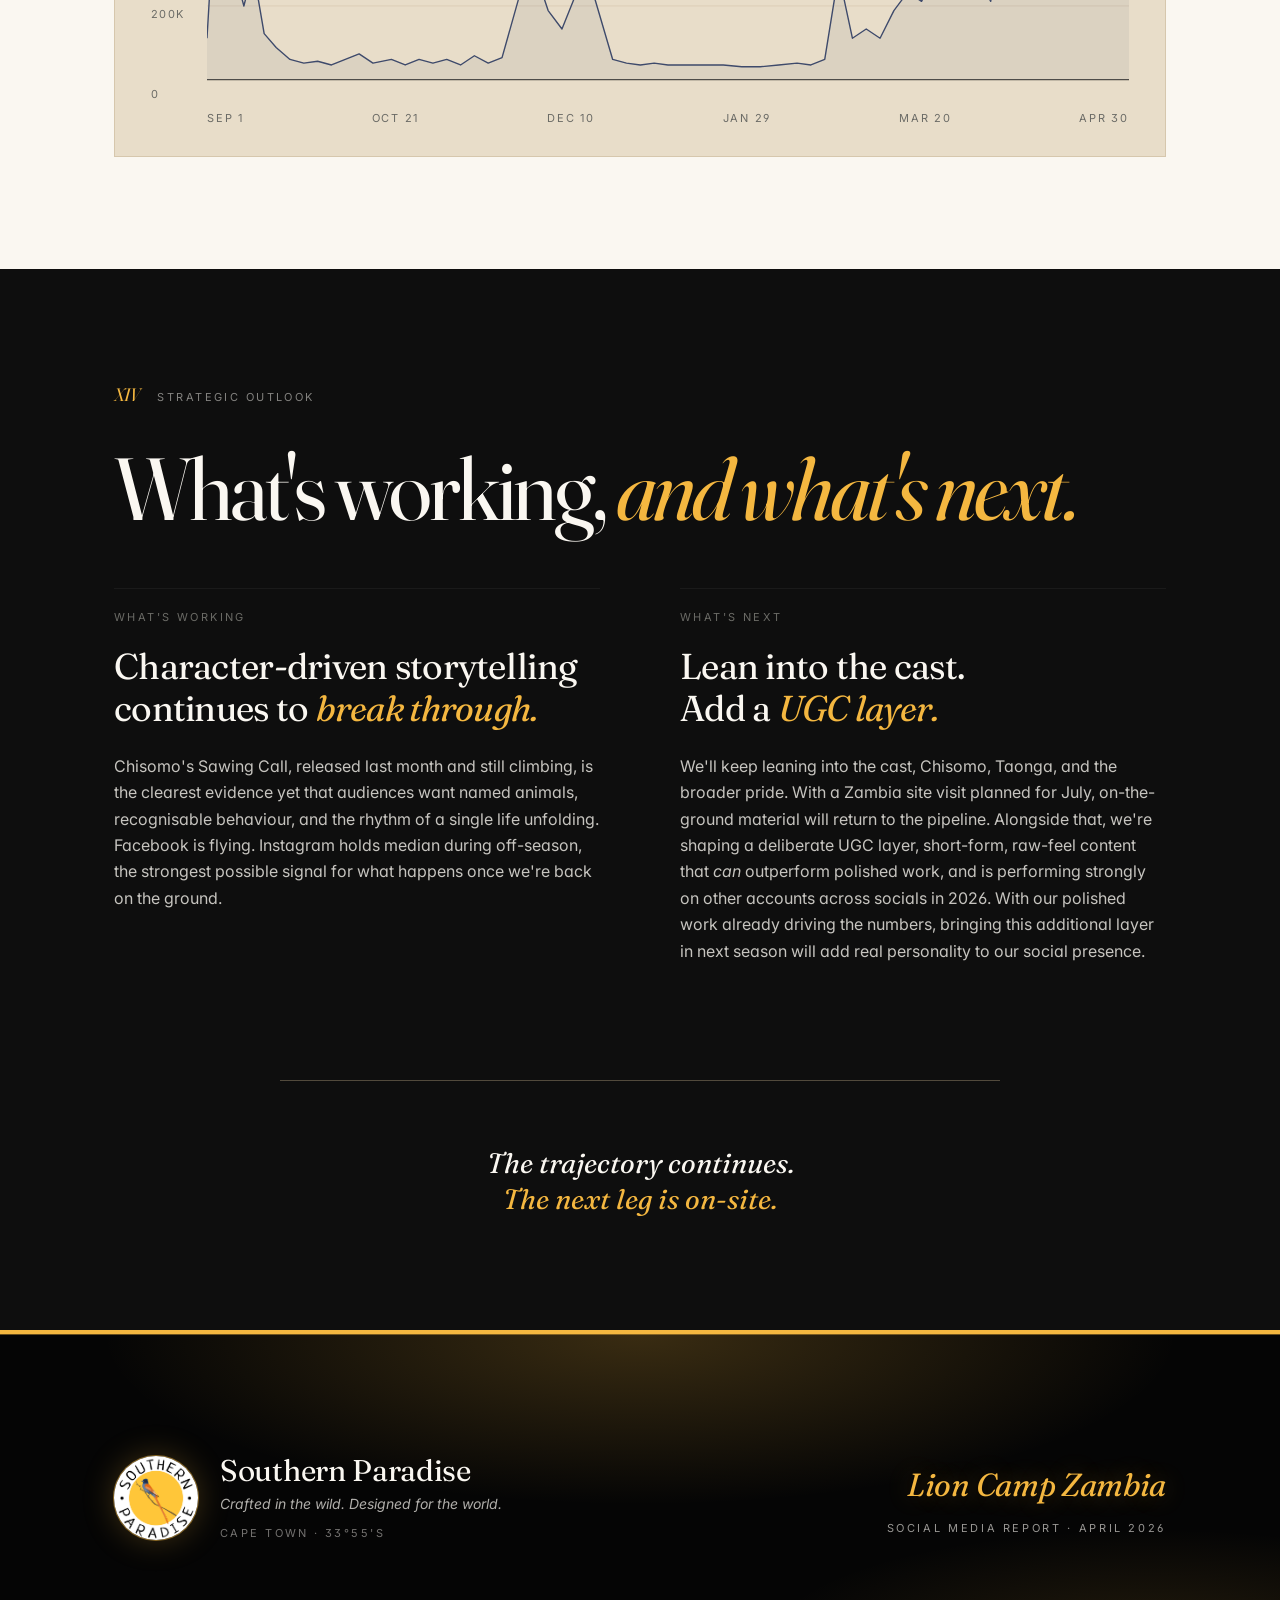
<file: lion-camp/april-2026/index.html>
<!DOCTYPE html>
<html lang="en">
<head>
<meta charset="utf-8" />
<meta name="viewport" content="width=device-width, initial-scale=1" />
<title>Lion Camp Zambia, April 2026 Social Media Report</title>
<link rel="stylesheet" href="colors_and_type.css" />
<style>
  /* ------------------------------------------------------------------
     Local report styles, extends colors_and_type.css
     ------------------------------------------------------------------ */
  html, body { background: var(--bone-white); }
  body {
    color: var(--fg);
    font-family: var(--sans-body);
    font-size: 16px;
    line-height: 1.6;
  }

  .report { width: 100%; }
  .section {
    width: 100%;
    padding: 112px 0;
    position: relative;
  }
  .section--bone { background: var(--bone-white); }
  .section--sand { background: var(--sand); }
  .section--dark {
    background: #0E0E0E;
    color: var(--bone-white);
  }
  .section--dark p,
  .section--dark .lede,
  .section--dark .stat-label,
  .section--dark .body-copy { color: rgba(250,247,241,0.78); }
  .section--dark h1, .section--dark h2, .section--dark h3, .section--dark h4 { color: var(--bone-white); }

  .container {
    max-width: 1180px;
    margin: 0 auto;
    padding: 0 64px;
  }
  .container--wide { max-width: 1340px; }
  .container--prose { max-width: 760px; }

  /* ---------- Eyebrow ---------- */
  .eyebrow-row {
    display: flex; align-items: center; gap: 14px;
    margin-bottom: 28px;
  }
  .eyebrow-row .dot {
    width: 6px; height: 6px; border-radius: 50%;
    background: var(--paradise-amber);
    box-shadow: 0 0 10px rgba(244,183,64,0.5);
    flex-shrink: 0;
  }
  .eyebrow-row .eyebrow {
    font-family: var(--sans-eyebrow);
    font-size: 12px; font-weight: 500;
    letter-spacing: 0.22em; text-transform: uppercase;
    color: var(--fg-muted);
  }
  .section--dark .eyebrow-row .eyebrow { color: #C8B58E; }
  .eyebrow-row .rule {
    flex: 1; height: 1px;
    background: var(--border-soft);
    max-width: 120px;
  }
  .section--dark .eyebrow-row .rule { background: rgba(250,247,241,0.18); }

  /* ---------- Headlines ---------- */
  h1.headline {
    font-family: var(--serif-display);
    font-size: 88px; line-height: 0.98;
    letter-spacing: -0.035em;
    font-weight: 400;
    font-variation-settings: "opsz" 144;
    margin: 0 0 32px;
    text-wrap: balance;
  }
  h1.headline em { font-style: italic; color: var(--paradise-amber); }

  h2.title {
    font-family: var(--serif-display);
    font-size: 56px; line-height: 1.02;
    letter-spacing: -0.028em;
    font-weight: 400;
    margin: 0 0 32px;
    text-wrap: balance;
    max-width: 920px;
  }
  h2.title em { font-style: italic; color: var(--bushveld-rust); }

  h3.subtitle {
    font-family: var(--serif-display);
    font-size: 28px; line-height: 1.25;
    letter-spacing: -0.015em;
    font-weight: 400;
    font-style: italic;
    color: var(--fg-soft);
    max-width: 720px;
    margin: 0 0 16px;
  }

  .lede {
    font-family: var(--sans-body);
    font-size: 19px; line-height: 1.55;
    color: var(--fg);
    max-width: 680px;
    margin: 0 0 24px;
    font-weight: 400;
  }
  .body-copy {
    font-size: 17px; line-height: 1.65;
    color: var(--fg-soft);
    max-width: 680px;
    margin: 0 0 20px;
  }
  .body-copy strong { color: var(--fg); font-weight: 600; }
  .section--dark .body-copy strong { color: var(--bone-white); }

  .meta-line {
    font-family: var(--sans-body);
    font-size: 13px;
    letter-spacing: 0.04em;
    color: var(--fg-muted);
    margin-bottom: 12px;
  }

  /* ============================================================
     CARD 1, COVER
     ============================================================ */
  .cover {
    min-height: 100vh;
    background: #0E0E0E;
    color: var(--bone-white);
    position: relative;
    overflow: hidden;
    display: flex; flex-direction: column;
    padding: 56px 64px;
  }
  .cover::before {
    content: ''; position: absolute; inset: 0;
    background:
      radial-gradient(ellipse 60% 55% at 88% 18%, rgba(244,183,64,0.55) 0%, rgba(210,115,58,0.28) 22%, rgba(94,61,31,0.10) 48%, rgba(14,14,14,0) 70%),
      radial-gradient(ellipse 70% 80% at 12% 100%, rgba(0,0,0,0.85) 0%, rgba(0,0,0,0) 60%);
    pointer-events: none;
  }
  .cover::after {
    content:''; position:absolute; inset:0;
    background-image: radial-gradient(rgba(255,255,255,0.035) 1px, transparent 1px);
    background-size: 3px 3px;
    mix-blend-mode: overlay;
    opacity: 0.5;
    pointer-events: none;
  }
  .cover > * { position: relative; z-index: 1; }
  .cover-top {
    display: flex; justify-content: space-between; align-items: center;
  }
  .logo-mark {
    display: flex; align-items: center; gap: 14px;
  }
  .logo-mark img {
    width: 52px; height: 52px; border-radius: 50%;
  }
  .logo-mark span {
    font-family: var(--serif-display);
    font-size: 20px; letter-spacing: -0.015em;
    color: var(--bone-white);
  }
  .cover-period {
    font-family: var(--sans-body);
    font-size: 12px; letter-spacing: 0.22em;
    text-transform: uppercase;
    color: rgba(250,247,241,0.55);
    display: flex; align-items: center; gap: 12px;
  }
  .cover-period .rule {
    width: 32px; height: 1px;
    background: rgba(250,247,241,0.4);
  }

  .cover-center {
    flex: 1;
    display: flex; flex-direction: column; justify-content: center;
    max-width: 1100px;
    margin-top: 48px;
  }
  .cover-eyebrow {
    font-family: var(--sans-eyebrow);
    font-size: 13px; font-weight: 500;
    letter-spacing: 0.24em; text-transform: uppercase;
    color: #C8B58E;
    display: flex; align-items: center; gap: 14px;
    margin-bottom: 36px;
  }
  .cover-eyebrow .dot {
    width: 6px; height: 6px; border-radius: 50%;
    background: var(--paradise-amber);
    box-shadow: 0 0 12px rgba(244,183,64,0.6);
  }
  .cover h1 {
    font-family: var(--serif-display);
    font-size: 132px; line-height: 0.92;
    letter-spacing: -0.04em;
    margin: 0; font-weight: 400;
    font-variation-settings: "opsz" 144;
    color: var(--bone-white);
  }
  .cover h1 em {
    font-style: italic; color: var(--paradise-amber);
  }
  .cover-tagline {
    font-family: var(--serif-display);
    font-style: italic;
    font-size: 26px;
    line-height: 1.35;
    color: rgba(250,247,241,0.78);
    margin-top: 36px;
    max-width: 720px;
    font-weight: 400;
  }
  .cover-bottom {
    display: flex; justify-content: space-between; align-items: flex-end;
    margin-top: 48px;
    font-family: var(--sans-body);
    font-size: 12px; letter-spacing: 0.18em;
    text-transform: uppercase;
    color: rgba(250,247,241,0.5);
  }
  .cover-bottom .rule {
    display:inline-block; width: 28px; height: 1px;
    background: rgba(250,247,241,0.4);
    margin-right: 10px; vertical-align: middle;
  }
  .cover-hero-note {
    position: absolute;
    right: 64px;
    bottom: 120px;
    max-width: 280px;
    font-family: var(--sans-body);
    font-size: 12px; letter-spacing: 0.04em;
    color: rgba(250,247,241,0.45);
    text-align: right;
    line-height: 1.5;
    z-index: 1;
  }
  .cover-hero-note .label {
    text-transform: uppercase; letter-spacing: 0.2em;
    font-size: 10px; color: rgba(244,183,64,0.85);
    display: block; margin-bottom: 6px;
  }

  /* ============================================================
     CARD 2, HIGHLIGHTS
     ============================================================ */
  .hl-grid {
    display: grid;
    grid-template-columns: repeat(3, 1fr);
    gap: 0;
    margin: 64px 0 72px;
    border-top: 1px solid var(--acacia-black);
    border-bottom: 1px solid var(--border-soft);
  }
  .hl-cell {
    padding: 36px 36px 40px;
    border-right: 1px solid var(--border-soft);
  }
  .hl-cell:last-child { border-right: 0; }
  .hl-cell.feature {
    background: var(--paradise-amber);
    color: var(--acacia-black);
  }
  .hl-cell .num {
    font-family: var(--serif-display);
    font-size: 96px; line-height: 0.95;
    letter-spacing: -0.04em;
    font-weight: 400;
    font-variation-settings: "opsz" 144;
    color: var(--acacia-black);
  }
  .hl-cell .num em {
    font-style: normal;
    font-size: 0.55em;
    color: var(--bushveld-rust);
  }
  .hl-cell.feature .num em { color: var(--acacia-black); opacity: 0.55; }
  .hl-cell .label {
    font-family: var(--sans-body);
    font-size: 11px;
    letter-spacing: 0.22em;
    text-transform: uppercase;
    color: var(--fg-muted);
    margin-top: 18px;
    margin-bottom: 12px;
  }
  .hl-cell.feature .label { color: rgba(26,26,26,0.7); }
  .hl-cell .desc {
    font-size: 14px;
    line-height: 1.5;
    color: var(--fg-soft);
    max-width: 280px;
    margin: 0;
  }
  .hl-cell.feature .desc { color: var(--acacia-black); }

  .narrative-grid {
    display: grid;
    grid-template-columns: 1fr 1fr;
    gap: 56px;
  }
  .narrative-grid .body-copy { max-width: 100%; }

  /* ============================================================
     METRIC CARDS (Cards 3 & 9)
     ============================================================ */
  .metric-grid {
    display: grid;
    grid-template-columns: repeat(3, 1fr);
    gap: 0;
    margin-top: 48px;
    border-top: 1px solid var(--acacia-black);
  }
  .metric-cell {
    padding: 32px 28px 36px;
    border-bottom: 1px solid var(--border-soft);
    border-right: 1px solid var(--border-soft);
  }
  .metric-cell:nth-child(3n) { border-right: 0; }
  .metric-cell:nth-last-child(-n+3) { border-bottom: 0; }
  .metric-label {
    font-family: var(--sans-body);
    font-size: 11px;
    letter-spacing: 0.22em;
    text-transform: uppercase;
    color: var(--fg-muted);
    margin-bottom: 18px;
  }
  .metric-value {
    font-family: var(--serif-display);
    font-size: 60px; line-height: 1;
    letter-spacing: -0.035em;
    font-weight: 400;
    font-variation-settings: "opsz" 144;
    color: var(--acacia-black);
    margin-bottom: 14px;
  }
  .metric-value em {
    font-style: normal;
    font-size: 0.55em;
    color: var(--bushveld-rust);
  }
  .metric-mom {
    font-family: var(--sans-body);
    font-size: 13px;
    letter-spacing: 0.04em;
    color: var(--fg-muted);
    display: flex; align-items: center; gap: 8px;
  }
  .metric-mom .arrow {
    font-family: var(--sans-body);
    font-size: 14px;
    font-weight: 600;
  }
  .metric-mom.up .arrow { color: var(--bushveld-green); }
  .metric-mom.down .arrow { color: var(--bushveld-rust); }
  .metric-mom.flat .arrow { color: var(--fg-muted); }
  .metric-mom strong { font-weight: 600; }
  .metric-mom.up strong { color: var(--bushveld-green); }
  .metric-mom.down strong { color: var(--bushveld-rust); }

  /* ============================================================
     DEMOGRAPHICS (Cards 4 & 10)
     ============================================================ */
  .demo-grid {
    display: grid;
    grid-template-columns: 320px 1fr 280px;
    gap: 64px;
    margin-top: 48px;
    align-items: start;
  }
  .demo-block {
    border-top: 1px solid var(--acacia-black);
    padding-top: 24px;
  }
  .demo-heading {
    font-family: var(--sans-body);
    font-size: 11px;
    letter-spacing: 0.22em;
    text-transform: uppercase;
    color: var(--fg-muted);
    margin-bottom: 24px;
  }

  /* Donut */
  .donut-wrap {
    display: flex; align-items: center; gap: 24px;
  }
  .donut {
    width: 140px; height: 140px;
    flex-shrink: 0;
  }
  .donut-legend {
    display: flex; flex-direction: column; gap: 14px;
    font-family: var(--sans-body);
    font-size: 14px;
  }
  .donut-legend .item {
    display: flex; align-items: baseline; gap: 10px;
  }
  .donut-legend .swatch {
    width: 10px; height: 10px;
    flex-shrink: 0;
    transform: translateY(1px);
  }
  .donut-legend .name {
    color: var(--fg-soft);
    flex: 1;
  }
  .donut-legend .pct {
    font-family: var(--serif-display);
    font-size: 18px;
    font-variation-settings: "opsz" 100;
    color: var(--acacia-black);
    letter-spacing: -0.01em;
  }

  /* Country bars */
  .bar-list {
    display: flex; flex-direction: column;
    gap: 14px;
  }
  .bar-row {
    display: grid;
    grid-template-columns: 160px 1fr 56px;
    gap: 16px;
    align-items: center;
    font-family: var(--sans-body);
    font-size: 14px;
  }
  .bar-row .country { color: var(--fg); }
  .bar-row .bar-track {
    height: 8px;
    background: var(--border-soft);
    position: relative;
  }
  .bar-row .bar-fill {
    height: 100%;
    background: var(--acacia-black);
  }
  .bar-row .bar-fill.amber { background: var(--paradise-amber); }
  .bar-row .pct {
    text-align: right;
    font-family: var(--serif-display);
    font-size: 16px;
    font-variation-settings: "opsz" 100;
    letter-spacing: -0.01em;
    color: var(--acacia-black);
  }

  /* Age callout */
  .age-callout {
    display: flex; flex-direction: column; gap: 20px;
  }
  .age-row {
    border-top: 1px solid var(--border-soft);
    padding-top: 16px;
  }
  .age-row:first-child { border-top: 0; padding-top: 0; }
  .age-row .label {
    font-family: var(--sans-body);
    font-size: 11px;
    letter-spacing: 0.22em;
    text-transform: uppercase;
    color: var(--fg-muted);
    margin-bottom: 6px;
  }
  .age-row .range {
    font-family: var(--serif-display);
    font-size: 36px; line-height: 1;
    letter-spacing: -0.02em;
    color: var(--acacia-black);
    font-variation-settings: "opsz" 144;
  }
  .age-row.primary .range { color: var(--bushveld-rust); }

  .demo-narrative {
    margin-top: 56px;
    border-top: 1px solid var(--border-soft);
    padding-top: 32px;
    max-width: 820px;
  }

  /* ============================================================
     BENCHMARK TABLES (Cards 5 & 6)
     ============================================================ */
  .bench-table {
    width: 100%;
    border-collapse: collapse;
    margin-top: 48px;
    font-family: var(--sans-body);
    font-size: 15px;
  }
  .bench-table thead th {
    text-align: left;
    font-family: var(--sans-body);
    font-size: 11px;
    font-weight: 500;
    letter-spacing: 0.22em;
    text-transform: uppercase;
    color: var(--fg-muted);
    padding: 16px 20px;
    border-bottom: 1px solid var(--acacia-black);
  }
  .bench-table thead th.right { text-align: right; }
  .bench-table tbody td {
    padding: 18px 20px;
    border-bottom: 1px solid var(--border-soft);
    color: var(--fg-soft);
    vertical-align: middle;
  }
  .bench-table .rank {
    font-family: var(--serif-display);
    font-size: 22px;
    font-variation-settings: "opsz" 100;
    letter-spacing: -0.01em;
    color: var(--acacia-black);
    width: 60px;
  }
  .bench-table .lodge {
    color: var(--fg);
    font-weight: 400;
  }
  .bench-table .gain {
    text-align: right;
    font-family: var(--serif-display);
    font-size: 22px;
    font-variation-settings: "opsz" 100;
    letter-spacing: -0.01em;
    color: var(--acacia-black);
    width: 180px;
  }
  .bench-table tr.highlight {
    background: var(--paradise-amber);
  }
  .bench-table tr.highlight td {
    color: var(--acacia-black);
    border-bottom-color: rgba(26,26,26,0.15);
  }
  .bench-table tr.highlight .rank,
  .bench-table tr.highlight .lodge,
  .bench-table tr.highlight .gain {
    color: var(--acacia-black);
    font-weight: 500;
  }
  .bench-table tr.highlight .lodge {
    font-family: var(--serif-display);
    font-size: 17px;
    font-style: italic;
    font-variation-settings: "opsz" 100;
  }

  /* ============================================================
     TOP REELS / POSTS (Cards 7 & 9), data-forward, no thumbnails
     ============================================================ */
  .reels-grid {
    display: grid;
    grid-template-columns: repeat(3, 1fr);
    gap: 0;
    margin-top: 48px;
    border-top: 1px solid var(--acacia-black);
  }
  .reel-card {
    display: flex; flex-direction: column;
    padding: 36px 32px 36px 0;
    border-right: 1px solid var(--border-soft);
    border-bottom: 1px solid var(--border-soft);
  }
  .reel-card:not(:first-child) { padding-left: 32px; }
  .reel-card:last-child { border-right: 0; padding-right: 0; }
  .reel-rank-num {
    font-family: var(--serif-display);
    font-style: italic;
    font-size: 14px;
    color: var(--bushveld-rust);
    letter-spacing: 0.02em;
    margin-bottom: 14px;
    font-variation-settings: "opsz" 100;
  }
  .reel-title {
    font-family: var(--serif-display);
    font-size: 32px;
    line-height: 1.1;
    letter-spacing: -0.02em;
    margin: 0 0 14px;
    color: var(--acacia-black);
    font-weight: 400;
    font-variation-settings: "opsz" 144;
  }
  .reel-desc {
    font-size: 14px;
    line-height: 1.6;
    color: var(--fg-soft);
    margin: 0 0 28px;
    max-width: none;
  }
  /* Hero stat, the views number */
  .reel-hero {
    display: flex; align-items: baseline; gap: 12px;
    border-top: 1px solid var(--acacia-black);
    padding-top: 20px;
    margin-bottom: 24px;
  }
  .reel-hero .v {
    font-family: var(--serif-display);
    font-size: 64px;
    line-height: 0.95;
    letter-spacing: -0.035em;
    color: var(--acacia-black);
    font-variation-settings: "opsz" 144;
    font-weight: 400;
  }
  .reel-hero .v em {
    font-style: normal;
    font-size: 0.5em;
    color: var(--bushveld-rust);
  }
  .reel-hero .l {
    font-family: var(--sans-body);
    font-size: 11px;
    letter-spacing: 0.22em;
    text-transform: uppercase;
    color: var(--fg-muted);
  }
  /* Bar list, engagements / shares / comments as proportional bars */
  .reel-bars {
    display: flex; flex-direction: column; gap: 12px;
    margin-top: auto;
  }
  .reel-bar {
    display: grid;
    grid-template-columns: 90px 1fr auto;
    align-items: center;
    gap: 14px;
    font-family: var(--sans-body);
    font-size: 11px;
    letter-spacing: 0.16em;
    text-transform: uppercase;
  }
  .reel-bar .label { color: var(--fg-muted); }
  .reel-bar .track {
    height: 4px;
    background: var(--border-soft);
    position: relative;
  }
  .reel-bar .fill {
    height: 100%;
    background: var(--acacia-black);
  }
  .reel-bar.accent .fill { background: var(--paradise-amber); }
  .reel-bar .num {
    font-family: var(--serif-display);
    font-size: 18px;
    color: var(--acacia-black);
    font-variation-settings: "opsz" 100;
    letter-spacing: -0.005em;
    text-transform: none;
    font-weight: 400;
  }

  /* Featured post, single full-width data card (no thumb) */
  .reel-feature-data {
    margin-top: 48px;
    margin-bottom: 64px;
    border-top: 1px solid var(--acacia-black);
    padding-top: 32px;
    display: grid;
    grid-template-columns: 1.1fr 1fr;
    gap: 64px;
    align-items: start;
  }
  .reel-feature-data .feature-eyebrow {
    font-family: var(--sans-body);
    font-size: 11px;
    letter-spacing: 0.22em;
    text-transform: uppercase;
    color: var(--bushveld-rust);
    margin-bottom: 18px;
  }
  .reel-feature-data h3 {
    font-family: var(--serif-display);
    font-size: 64px;
    line-height: 1;
    letter-spacing: -0.03em;
    color: var(--acacia-black);
    margin: 0 0 24px;
    font-weight: 400;
    font-variation-settings: "opsz" 144;
  }
  .reel-feature-data h3 em { font-style: italic; color: var(--bushveld-rust); }
  .reel-feature-data .feature-body p { max-width: 540px; font-size: 16px; }

  /* Featured stats column, large vertical hierarchy */
  .feature-data-col {
    display: flex; flex-direction: column; gap: 0;
  }
  .feature-data-row {
    display: grid;
    grid-template-columns: 1fr auto;
    align-items: baseline;
    gap: 24px;
    padding: 20px 0;
    border-bottom: 1px solid var(--border-soft);
  }
  .feature-data-row:first-child { padding-top: 0; }
  .feature-data-row.hero {
    background: var(--paradise-amber);
    margin: 0 -24px;
    padding: 24px 24px;
    border: 0;
  }
  .feature-data-row .l {
    font-family: var(--sans-body);
    font-size: 11px;
    letter-spacing: 0.22em;
    text-transform: uppercase;
    color: var(--fg-muted);
  }
  .feature-data-row.hero .l { color: rgba(26,26,26,0.7); }
  .feature-data-row .v {
    font-family: var(--serif-display);
    font-size: 36px;
    line-height: 1;
    letter-spacing: -0.025em;
    color: var(--acacia-black);
    font-variation-settings: "opsz" 144;
    font-weight: 400;
  }
  .feature-data-row.hero .v {
    font-size: 56px;
    color: var(--acacia-black);
  }
  .feature-data-row .v em {
    font-style: normal;
    font-size: 0.55em;
    color: var(--bushveld-rust);
  }
  .feature-data-row.hero .v em { color: rgba(26,26,26,0.55); }

  /* (legacy reel-feature class, repurposed below as needed) */

  /* ============================================================
     NOTABLE FOLLOWERS (Card 8)
     ============================================================ */
  .notable-grid {
    display: grid;
    grid-template-columns: repeat(3, 1fr);
    gap: 0;
    margin-top: 48px;
    border-top: 1px solid var(--acacia-black);
  }
  .notable-cell {
    padding: 36px 32px 36px 0;
    border-right: 1px solid var(--border-soft);
    padding-right: 32px;
  }
  .notable-cell:not(:first-child) { padding-left: 32px; }
  .notable-cell:last-child { border-right: 0; padding-right: 0; }
  .notable-num {
    font-family: var(--serif-display);
    font-size: 13px;
    font-style: italic;
    font-variation-settings: "opsz" 100;
    color: var(--bushveld-rust);
    letter-spacing: 0.02em;
    margin-bottom: 14px;
  }
  .notable-handle {
    font-family: var(--serif-display);
    font-size: 32px;
    line-height: 1.1;
    color: var(--acacia-black);
    margin-bottom: 8px;
    letter-spacing: -0.01em;
    font-weight: 400;
  }
  .notable-followers {
    font-family: var(--sans-body);
    font-size: 11px;
    letter-spacing: 0.22em;
    text-transform: uppercase;
    color: var(--fg-muted);
    margin-bottom: 20px;
  }
  .notable-note {
    font-size: 14px;
    line-height: 1.6;
    color: var(--fg-soft);
    margin: 0;
  }
  .notable-placeholder-bar {
    display: inline-block;
    background: var(--border-soft);
    height: 12px;
    border-radius: 1px;
    vertical-align: middle;
  }
  .notable-cell.placeholder .notable-handle,
  .notable-cell.placeholder .notable-followers,
  .notable-cell.placeholder .notable-note {
    color: var(--stone);
    opacity: 0.55;
  }
  .notable-footnote {
    margin-top: 32px;
    font-family: var(--sans-body);
    font-size: 12px;
    letter-spacing: 0.04em;
    color: var(--fg-muted);
    font-style: italic;
  }

  /* ============================================================
     STRATEGIC OUTLOOK (Card 11)
     ============================================================ */
  .outlook-grid {
    display: grid;
    grid-template-columns: 1fr 1fr;
    gap: 80px;
    margin-top: 56px;
  }
  .outlook-block .outlook-label {
    font-family: var(--sans-body);
    font-size: 11px;
    letter-spacing: 0.22em;
    text-transform: uppercase;
    color: var(--fg-muted);
    margin-bottom: 20px;
    border-top: 1px solid var(--acacia-black);
    padding-top: 20px;
  }
  .outlook-block h4 {
    font-family: var(--serif-display);
    font-size: 36px;
    line-height: 1.15;
    margin: 0 0 24px;
    letter-spacing: -0.02em;
    color: var(--bone-white);
    font-weight: 400;
  }
  .section--dark .outlook-block h4 { color: var(--bone-white); }
  .outlook-block h4 em { font-style: italic; color: var(--paradise-amber); }
  .outlook-close { color: var(--bone-white); }
  .section--dark .outlook-close { color: var(--bone-white); }
  .section--dark .outlook-close em { color: var(--paradise-amber); font-style: italic; }
  .outlook-block .body-copy { font-size: 16px; max-width: 100%; }
  .outlook-close {
    font-family: var(--serif-display);
    font-style: italic;
    font-size: 28px;
    line-height: 1.3;
    color: var(--acacia-black);
    text-align: center;
    margin: 96px auto 0;
    max-width: 720px;
    padding-top: 64px;
    border-top: 1px solid var(--border-soft);
    font-weight: 400;
  }
  .outlook-close em { color: var(--paradise-amber); font-style: normal; }

  /* ============================================================
     APPENDIX
     ============================================================ */
  .appendix-grid {
    display: grid;
    grid-template-columns: 1fr 1fr;
    gap: 56px;
    margin-top: 48px;
  }
  .appendix-block .appendix-label {
    font-family: var(--sans-body);
    font-size: 11px;
    letter-spacing: 0.22em;
    text-transform: uppercase;
    color: var(--fg-muted);
    margin-bottom: 20px;
    padding-bottom: 16px;
    border-bottom: 1px solid var(--acacia-black);
  }
  .appendix-table {
    width: 100%;
    border-collapse: collapse;
    font-family: var(--sans-body);
    font-size: 14px;
  }
  .appendix-table td {
    padding: 12px 0;
    border-bottom: 1px solid var(--border-soft);
    color: var(--fg-soft);
  }
  .appendix-table td:first-child { color: var(--fg); }
  .appendix-table td:last-child {
    text-align: right;
    font-family: var(--serif-display);
    font-variation-settings: "opsz" 100;
    color: var(--acacia-black);
    font-size: 16px;
    letter-spacing: -0.005em;
  }
  .appendix-table .mom {
    font-family: var(--sans-body);
    font-size: 12px;
    color: var(--fg-muted);
    margin-left: 6px;
    font-variation-settings: normal;
    letter-spacing: 0;
  }
  .appendix-table .mom.up { color: var(--bushveld-green); }
  .appendix-table .mom.down { color: var(--bushveld-rust); }

  /* ============================================================
     FOOTER
     ============================================================ */
  .report-footer {
    background: #050505;
    color: rgba(250,247,241,0.85);
    padding: 120px 0 96px;
    position: relative;
    border-top: 4px solid var(--paradise-amber);
    box-shadow: inset 0 1px 0 rgba(244,183,64,0.4);
  }
  .report-footer::before {
    content: ''; position: absolute; inset: 0;
    background:
      radial-gradient(ellipse 60% 80% at 50% 0%, rgba(244,183,64,0.22) 0%, rgba(5,5,5,0) 70%),
      radial-gradient(ellipse 50% 60% at 90% 100%, rgba(244,183,64,0.12) 0%, rgba(5,5,5,0) 60%);
    pointer-events: none;
  }
  .report-footer .container {
    position: relative;
    display: flex; justify-content: space-between; align-items: center;
    flex-wrap: wrap;
    gap: 32px;
  }
  .footer-mark { display: flex; align-items: center; gap: 22px; }
  .footer-mark img {
    width: 84px; height: 84px; border-radius: 50%;
    box-shadow: 0 0 0 1px rgba(244,183,64,0.5), 0 0 32px rgba(244,183,64,0.25);
  }
  .footer-mark .name {
    font-family: var(--serif-display);
    font-size: 30px;
    line-height: 1.1;
    color: var(--bone-white);
    margin-bottom: 6px;
    letter-spacing: -0.01em;
  }
  .footer-mark .tag {
    font-family: var(--sans-body);
    font-style: italic;
    font-size: 14px;
    color: rgba(250,247,241,0.7);
  }
  .footer-period {
    font-family: var(--sans-body);
    font-size: 11px;
    letter-spacing: 0.24em;
    text-transform: uppercase;
    color: rgba(250,247,241,0.6);
    text-align: right;
  }
  .footer-period .big {
    display: block;
    font-family: var(--serif-display);
    font-style: italic;
    font-size: 32px;
    letter-spacing: -0.01em;
    color: var(--paradise-amber);
    text-transform: none;
    margin-bottom: 10px;
    text-shadow: 0 0 24px rgba(244,183,64,0.3);
  }

  /* ============================================================
     SECTION DIVIDER (rule + chapter mark)
     ============================================================ */
  .chapter-mark {
    display: flex; align-items: baseline; gap: 18px;
    font-family: var(--sans-body);
    font-size: 11px; letter-spacing: 0.22em;
    text-transform: uppercase;
    color: var(--fg-muted);
    margin-bottom: 36px;
  }
  .chapter-mark .num {
    font-family: var(--serif-display);
    font-style: italic;
    font-size: 18px;
    font-variation-settings: "opsz" 100;
    color: var(--bushveld-rust);
    letter-spacing: -0.01em;
  }
  .section--dark .chapter-mark .num { color: var(--paradise-amber); }
  .section--dark .chapter-mark { color: rgba(250,247,241,0.5); }

  /* ============================================================
     RESPONSIVE
     ============================================================ */
  @media (max-width: 980px) {
    .container { padding: 0 32px; }
    .section { padding: 80px 0; }
    .cover h1 { font-size: 72px; }
    h1.headline { font-size: 56px; }
    h2.title { font-size: 38px; }
    .hl-grid, .metric-grid, .reels-grid, .narrative-grid,
    .demo-grid, .outlook-grid, .appendix-grid, .notable-grid,
    .reel-feature {
      grid-template-columns: 1fr;
    }
    .hl-cell, .metric-cell, .notable-cell {
      border-right: 0 !important;
      padding: 24px 0;
      border-bottom: 1px solid var(--border-soft);
    }
    .demo-grid { gap: 40px; }
    .bar-row { grid-template-columns: 120px 1fr 50px; font-size: 13px; }
  }
</style>
</head>
<body>
<div class="report">

  <!-- ================================================================
       CARD 1, COVER
       ================================================================ -->
  <section class="cover" data-screen-label="01 Cover">
    <div class="cover-top">
      <div class="logo-mark">
        <img src="assets/logo-circular-amber.jpg" alt="Southern Paradise" />
        <span>Southern Paradise</span>
      </div>
      <div class="cover-period">
        <span class="rule"></span>
        <span>Report · Apr 2026</span>
      </div>
    </div>

    <div class="cover-center">
      <div class="cover-eyebrow">
        <span class="dot"></span>
        <span>Social Media Performance · Instagram &amp; Facebook</span>
      </div>
      <h1>Lion Camp<br/>Zambia<em>.</em></h1>

    </div>

    <div class="cover-bottom">
      <span><span class="rule"></span>Prepared by Southern Paradise</span>
      <span>April 2026 Edition<span class="rule" style="margin: 0 0 0 10px;"></span></span>
    </div>


  </section>

  <!-- ================================================================
       CARD 2, MONTHLY HIGHLIGHTS
       ================================================================ -->
  <section class="section section--bone" data-screen-label="02 Highlights">
    <div class="container">
      <div class="chapter-mark">
        <span class="num">I</span>
        <span>April 2026 · Monthly Highlights</span>
      </div>

      <h1 class="headline">April was a standout month <em>for Facebook.</em></h1>

      <div class="hl-grid">
        <div class="hl-cell">
          <div class="num">#10</div>
          <div class="label">Continental rank</div>
          <p class="desc">Estimated rank among Africa's fastest-growing safari accounts on Instagram.</p>
        </div>
        <div class="hl-cell">
          <div class="num">#1</div>
          <div class="label">Local rank</div>
          <p class="desc">Estimated #1 among Zambia's fastest-growing safari lodges on Instagram.</p>
        </div>
        <div class="hl-cell feature">
          <div class="num">3.1<em>M</em></div>
          <div class="label">Headline · Facebook views</div>
          <p class="desc">Up <strong>94%</strong> month-on-month. Our biggest month on Facebook to date.</p>
        </div>
      </div>

      <div class="narrative-grid">
        <div>
          <p class="lede">
            <strong>Chisomo's Sawing Call</strong>, the leopard-vocalisation reel released in March, kept building through April, reaching <strong>4.7M views</strong> and pulling <strong>11,400 net new Facebook followers</strong> behind it. Instagram held steady at our off-season median, adding 859 followers and posting 593.9K views.
          </p>
        </div>
        <div>
          <p class="body-copy">
            The bigger story sits inside the Facebook numbers. With Americans now making up <strong>15.1%</strong> of the audience, our US following alone is roughly <strong>18,400 people</strong>, six times the size of the entire page when we first took it over.
          </p>
          <p class="body-copy">
            A site visit to Zambia is planned for July; performing at this level during off-season is the strongest possible signal for what's ahead.
          </p>
        </div>
      </div>
    </div>
  </section>

  <!-- ================================================================
       CARD 3, INSTAGRAM PERFORMANCE
       ================================================================ -->
  <section class="section section--sand" data-screen-label="03 Instagram Performance">
    <div class="container">
      <div class="chapter-mark">
        <span class="num">II</span>
        <span>Instagram</span>
      </div>
      <h2 class="title">Performance overview.</h2>
      <h3 class="subtitle">April 2026 · vs. March</h3>

      <div class="metric-grid">
        <div class="metric-cell">
          <div class="metric-label">Views</div>
          <div class="metric-value">593.9<em>K</em></div>
          <div class="metric-mom up"><span class="arrow">↑</span><strong>11.7%</strong> month-on-month</div>
        </div>
        <div class="metric-cell">
          <div class="metric-label">Reach</div>
          <div class="metric-value">325.4<em>K</em></div>
          <div class="metric-mom down"><span class="arrow">↓</span><strong>4.8%</strong> month-on-month</div>
        </div>
        <div class="metric-cell">
          <div class="metric-label">Content interactions</div>
          <div class="metric-value">77.4<em>K</em></div>
          <div class="metric-mom up"><span class="arrow">↑</span><strong>7.5%</strong> month-on-month</div>
        </div>
        <div class="metric-cell">
          <div class="metric-label">Profile visits</div>
          <div class="metric-value">1.8<em>K</em></div>
          <div class="metric-mom down"><span class="arrow">↓</span><strong>0.2%</strong> month-on-month</div>
        </div>
        <div class="metric-cell">
          <div class="metric-label">New followers (gross)</div>
          <div class="metric-value">859</div>
          <div class="metric-mom down"><span class="arrow">↓</span><strong>1.7%</strong> month-on-month</div>
        </div>
        <div class="metric-cell">
          <div class="metric-label">Total followers</div>
          <div class="metric-value">27,746</div>
          <div class="metric-mom flat"><span class="arrow">, </span>cumulative</div>
        </div>
      </div>
    </div>
  </section>

  <!-- ================================================================
       CARD 4, INSTAGRAM DEMOGRAPHICS
       ================================================================ -->
  <section class="section section--bone" data-screen-label="04 Instagram Demographics">
    <div class="container">
      <div class="chapter-mark">
        <span class="num">III</span>
        <span>Instagram</span>
      </div>
      <h2 class="title">Audience demographics.</h2>
      <h3 class="subtitle">Lifetime composition · snapshot to Apr 2026</h3>

      <div class="demo-grid">
        <!-- Gender donut -->
        <div class="demo-block">
          <div class="demo-heading">Gender</div>
          <div class="donut-wrap">
            <svg class="donut" viewBox="0 0 42 42">
              <!-- track -->
              <circle cx="21" cy="21" r="15.915" fill="transparent" stroke="#E8DDC9" stroke-width="6"></circle>
              <!-- women 58.4 -->
              <circle cx="21" cy="21" r="15.915" fill="transparent"
                stroke="#1A1A1A" stroke-width="6"
                stroke-dasharray="58.4 41.6" stroke-dashoffset="25"></circle>
              <!-- men 41.6 - drawn from where women ends -->
              <circle cx="21" cy="21" r="15.915" fill="transparent"
                stroke="#F4B740" stroke-width="6"
                stroke-dasharray="41.6 58.4" stroke-dashoffset="-33.4"></circle>
            </svg>
            <div class="donut-legend">
              <div class="item">
                <div class="swatch" style="background:#1A1A1A"></div>
                <div class="name">Women</div>
                <div class="pct">58.4%</div>
              </div>
              <div class="item">
                <div class="swatch" style="background:#F4B740"></div>
                <div class="name">Men</div>
                <div class="pct">41.6%</div>
              </div>
            </div>
          </div>
        </div>

        <!-- Country bars -->
        <div class="demo-block">
          <div class="demo-heading">Top countries</div>
          <div class="bar-list">
            <div class="bar-row"><span class="country">Brazil</span><div class="bar-track"><div class="bar-fill amber" style="width:100%"></div></div><span class="pct">12.8%</span></div>
            <div class="bar-row"><span class="country">United States</span><div class="bar-track"><div class="bar-fill amber" style="width:95.3%"></div></div><span class="pct">12.2%</span></div>
            <div class="bar-row"><span class="country">India</span><div class="bar-track"><div class="bar-fill" style="width:44.5%"></div></div><span class="pct">5.7%</span></div>
            <div class="bar-row"><span class="country">South Africa</span><div class="bar-track"><div class="bar-fill" style="width:42.2%"></div></div><span class="pct">5.4%</span></div>
            <div class="bar-row"><span class="country">Zambia</span><div class="bar-track"><div class="bar-fill" style="width:37.5%"></div></div><span class="pct">4.8%</span></div>
            <div class="bar-row"><span class="country">United Kingdom</span><div class="bar-track"><div class="bar-fill" style="width:35.2%"></div></div><span class="pct">4.5%</span></div>
            <div class="bar-row"><span class="country">Italy</span><div class="bar-track"><div class="bar-fill" style="width:20.3%"></div></div><span class="pct">2.6%</span></div>
            <div class="bar-row"><span class="country">France</span><div class="bar-track"><div class="bar-fill" style="width:18.0%"></div></div><span class="pct">2.3%</span></div>
            <div class="bar-row"><span class="country">Turkey</span><div class="bar-track"><div class="bar-fill" style="width:18.0%"></div></div><span class="pct">2.3%</span></div>
          </div>
        </div>

        <!-- Age callout -->
        <div class="demo-block">
          <div class="demo-heading">Age</div>
          <div class="age-callout">
            <div class="age-row primary">
              <div class="label">Primary</div>
              <div class="range">25–34</div>
            </div>
            <div class="age-row">
              <div class="label">Secondary</div>
              <div class="range">35–44</div>
            </div>
          </div>
        </div>
      </div>

      <div class="demo-narrative">
        <p class="body-copy">
          Our Instagram audience remains majority women with a primary <strong>25–34</strong> bracket. Geography stays diversified, Brazil and the United States lead at roughly 12% each, with steady share for India, South Africa, and Zambia at the home market. <em>No notable shifts versus prior months.</em>
        </p>
      </div>
    </div>
  </section>

  <!-- ================================================================
       CARD 5, IG BENCHMARK · CONTINENTAL
       ================================================================ -->
  <section class="section section--sand" data-screen-label="05 Continental Benchmark">
    <div class="container">
      <div class="chapter-mark">
        <span class="num">IV</span>
        <span>Benchmark · Continental</span>
      </div>
      <h2 class="title">Top 15 fastest-growing<br/>safari brands, <em>Africa.</em></h2>
      <h3 class="subtitle">Lion Camp is estimated to rank #10 of 15 for April 2026.</h3>

      <table class="bench-table">
        <thead>
          <tr>
            <th>Rank</th>
            <th>Lodge</th>
            <th class="right">Followers gained</th>
          </tr>
        </thead>
        <tbody>
          <tr><td class="rank">01</td><td class="lodge">Lodge 01</td><td class="gain">+4,200</td></tr>
          <tr><td class="rank">02</td><td class="lodge">Lodge 02</td><td class="gain">+3,700</td></tr>
          <tr><td class="rank">03</td><td class="lodge">Lodge 03</td><td class="gain">+2,600</td></tr>
          <tr><td class="rank">04</td><td class="lodge">Lodge 04</td><td class="gain">+1,800</td></tr>
          <tr><td class="rank">05</td><td class="lodge">Lodge 05</td><td class="gain">+1,500</td></tr>
          <tr><td class="rank">06</td><td class="lodge">Lodge 06</td><td class="gain">+1,300</td></tr>
          <tr><td class="rank">07</td><td class="lodge">Lodge 07</td><td class="gain">+1,200</td></tr>
          <tr><td class="rank">08</td><td class="lodge">Lodge 08</td><td class="gain">+1,000</td></tr>
          <tr><td class="rank">09</td><td class="lodge">Lodge 09</td><td class="gain">+1,000</td></tr>
          <tr class="highlight"><td class="rank">10</td><td class="lodge">Lion Camp, Zambia</td><td class="gain">+859</td></tr>
          <tr><td class="rank">11</td><td class="lodge">Lodge 10</td><td class="gain">+800</td></tr>
          <tr><td class="rank">12</td><td class="lodge">Lodge 11</td><td class="gain">+700</td></tr>
          <tr><td class="rank">13</td><td class="lodge">Lodge 12</td><td class="gain">+700</td></tr>
          <tr><td class="rank">14</td><td class="lodge">Lodge 13</td><td class="gain">+600</td></tr>
          <tr><td class="rank">15</td><td class="lodge">Lodge 14</td><td class="gain">+600</td></tr>
        </tbody>
      </table>
    </div>
  </section>

  <!-- ================================================================
       CARD 6, IG BENCHMARK · ZAMBIA
       ================================================================ -->
  <section class="section section--bone" data-screen-label="06 Zambia Benchmark">
    <div class="container">
      <div class="chapter-mark">
        <span class="num">V</span>
        <span>Benchmark · Local</span>
      </div>
      <h2 class="title">Top 10 fastest-growing<br/>safari lodges, <em>Zambia.</em></h2>
      <h3 class="subtitle">Lion Camp is estimated to rank #1 of 10 for April 2026.</h3>

      <table class="bench-table">
        <thead>
          <tr>
            <th>Rank</th>
            <th>Lodge</th>
            <th class="right">Followers gained</th>
          </tr>
        </thead>
        <tbody>
          <tr class="highlight"><td class="rank">01</td><td class="lodge">Lion Camp, Zambia</td><td class="gain">+859</td></tr>
          <tr><td class="rank">02</td><td class="lodge">Zambia Lodge 01</td><td class="gain">+400</td></tr>
          <tr><td class="rank">03</td><td class="lodge">Zambia Lodge 02</td><td class="gain">+300</td></tr>
          <tr><td class="rank">04</td><td class="lodge">Zambia Lodge 03</td><td class="gain">+200</td></tr>
          <tr><td class="rank">05</td><td class="lodge">Zambia Lodge 04</td><td class="gain">+200</td></tr>
          <tr><td class="rank">06</td><td class="lodge">Zambia Lodge 05</td><td class="gain">+100</td></tr>
          <tr><td class="rank">07</td><td class="lodge">Zambia Lodge 06</td><td class="gain">+100</td></tr>
          <tr><td class="rank">08</td><td class="lodge">Zambia Lodge 07</td><td class="gain">+90</td></tr>
          <tr><td class="rank">09</td><td class="lodge">Zambia Lodge 08</td><td class="gain">+85</td></tr>
          <tr><td class="rank">10</td><td class="lodge">Zambia Lodge 09</td><td class="gain">+80</td></tr>
        </tbody>
      </table>
    </div>
  </section>

  <!-- ================================================================
       CARD 7, TOP-PERFORMING IG REELS
       ================================================================ -->
  <section class="section section--sand" data-screen-label="07 Top Reels">
    <div class="container">
      <div class="chapter-mark">
        <span class="num">VI</span>
        <span>Instagram</span>
      </div>
      <h2 class="title">Top-performing reels.</h2>
      <h3 class="subtitle">April 2026</h3>

      <div class="reels-grid">
        <article class="reel-card">
          <div class="reel-rank-num">i., Highest reach</div>
          <h3 class="reel-title">The Cost of Continuation</h3>
          <p class="reel-desc">A close study of mating intensity in lions, the urgency, the noise, the sheer physical cost of continuing a pride. Our highest IG reach this month.</p>
          <div class="reel-hero">
            <div class="v">152.9<em>K</em></div>
            <div class="l">Views</div>
          </div>
          <div class="reel-bars">
            <div class="reel-bar accent">
              <span class="label">Engagements</span>
              <div class="track"><div class="fill" style="width:100%"></div></div>
              <span class="num">7,565</span>
            </div>
            <div class="reel-bar">
              <span class="label">Shares</span>
              <div class="track"><div class="fill" style="width:100%"></div></div>
              <span class="num">2,587</span>
            </div>
            <div class="reel-bar">
              <span class="label">Comments</span>
              <div class="track"><div class="fill" style="width:87%"></div></div>
              <span class="num">47</span>
            </div>
          </div>
        </article>

        <article class="reel-card">
          <div class="reel-rank-num">ii., Held attention</div>
          <h3 class="reel-title">Taonga</h3>
          <p class="reel-desc">A still, quiet portrait, Taonga lying low in the bush, half-dazed, half-watching. The kind of image that holds attention longer than action footage ever does.</p>
          <div class="reel-hero">
            <div class="v">60.7<em>K</em></div>
            <div class="l">Views</div>
          </div>
          <div class="reel-bars">
            <div class="reel-bar accent">
              <span class="label">Engagements</span>
              <div class="track"><div class="fill" style="width:62.6%"></div></div>
              <span class="num">4,735</span>
            </div>
            <div class="reel-bar">
              <span class="label">Shares</span>
              <div class="track"><div class="fill" style="width:17.4%"></div></div>
              <span class="num">449</span>
            </div>
            <div class="reel-bar">
              <span class="label">Comments</span>
              <div class="track"><div class="fill" style="width:100%"></div></div>
              <span class="num">54</span>
            </div>
          </div>
        </article>

        <article class="reel-card">
          <div class="reel-rank-num">iii., Quiet truth</div>
          <h3 class="reel-title">Bound by Pride</h3>
          <p class="reel-desc">A cub presses its head against its mother. A small gesture that explains how lion prides actually work, loyalty as architecture, not affection.</p>
          <div class="reel-hero">
            <div class="v">29.4<em>K</em></div>
            <div class="l">Views</div>
          </div>
          <div class="reel-bars">
            <div class="reel-bar accent">
              <span class="label">Engagements</span>
              <div class="track"><div class="fill" style="width:31.2%"></div></div>
              <span class="num">2,360</span>
            </div>
            <div class="reel-bar">
              <span class="label">Shares</span>
              <div class="track"><div class="fill" style="width:5%"></div></div>
              <span class="num">128</span>
            </div>
            <div class="reel-bar">
              <span class="label">Comments</span>
              <div class="track"><div class="fill" style="width:39%"></div></div>
              <span class="num">21</span>
            </div>
          </div>
        </article>
      </div>
    </div>
  </section>

  <!-- ================================================================
       CARD 8, NOTABLE FOLLOWERS
       ================================================================ -->
  <section class="section section--bone" data-screen-label="08 Notable Followers">
    <div class="container">
      <div class="chapter-mark">
        <span class="num">VII</span>
        <span>Instagram</span>
      </div>
      <h2 class="title">Notable followers.</h2>
      <h3 class="subtitle">Quality followers matter more than quantity. These connections show we're attracting the right audience.</h3>

      <div class="notable-grid">
        <div class="notable-cell">
          <div class="notable-num">i.</div>
          <div class="notable-handle">@nathalywahast</div>
          <div class="notable-followers">506K followers · Public figure</div>
          <p class="notable-note">Nathaly Wahast, model and public figure with a deeply personal interest in nature and wildlife. A half-million-strong audience that crosses lifestyle, fashion, and conservation circles, the kind of cultural reach that puts Lion Camp in front of people who don't usually find safari content.</p>
        </div>
        <div class="notable-cell">
          <div class="notable-num">ii.</div>
          <div class="notable-handle">@theyellowones906</div>
          <div class="notable-followers">132K followers · Alexander Hauert</div>
          <p class="notable-note">Alexander Hauert runs an outdoor and camping equipment brand with a meaningful B2B-adjacent following. A natural fit for cross-promotion, partnership conversations, and gear-side credibility, exactly the kind of operator-aligned audience we want orbiting the camp.</p>
        </div>
        <div class="notable-cell">
          <div class="notable-num">iii.</div>
          <div class="notable-handle">@bigcats_by_ashish</div>
          <div class="notable-followers">8.8K followers · Ashish Kumar</div>
          <p class="notable-note">Ashish Kumar, wildlife photographer and cinematographer specialising in tigers and big cats across India. Smaller account, but high-signal: a peer in the field whose follow signals craft credibility and opens doors for cross-pollination with the Indian wildlife audience.</p>
        </div>
      </div>
    </div>
  </section>

  <!-- ================================================================
       CARD 9, FACEBOOK PERFORMANCE & TOP POSTS
       ================================================================ -->
  <section class="section section--sand" data-screen-label="09 Facebook Performance">
    <div class="container">
      <div class="chapter-mark">
        <span class="num">VIII</span>
        <span>Facebook</span>
      </div>
      <h2 class="title">Performance overview.</h2>
      <h3 class="subtitle">April 2026 · vs. March</h3>

      <div class="metric-grid">
        <div class="metric-cell">
          <div class="metric-label">Views</div>
          <div class="metric-value">3.1<em>M</em></div>
          <div class="metric-mom up"><span class="arrow">↑</span><strong>94%</strong> month-on-month</div>
        </div>
        <div class="metric-cell">
          <div class="metric-label">Viewers</div>
          <div class="metric-value">1.7<em>M</em></div>
          <div class="metric-mom up"><span class="arrow">↑</span><strong>89.3%</strong> month-on-month</div>
        </div>
        <div class="metric-cell">
          <div class="metric-label">Content interactions</div>
          <div class="metric-value">75.4<em>K</em></div>
          <div class="metric-mom up"><span class="arrow">↑</span><strong>43.4%</strong> month-on-month</div>
        </div>
        <div class="metric-cell">
          <div class="metric-label">Page visits</div>
          <div class="metric-value">12.2<em>K</em></div>
          <div class="metric-mom up"><span class="arrow">↑</span><strong>117.4%</strong> month-on-month</div>
        </div>
        <div class="metric-cell">
          <div class="metric-label">New follows</div>
          <div class="metric-value">11.4<em>K</em></div>
          <div class="metric-mom up"><span class="arrow">↑</span><strong>70.1%</strong> month-on-month</div>
        </div>
        <div class="metric-cell">
          <div class="metric-label">Total followers</div>
          <div class="metric-value">121,899</div>
          <div class="metric-mom flat"><span class="arrow">, </span>cumulative</div>
        </div>
      </div>

      <!-- Top performing posts header -->
      <h3 class="subtitle" style="margin-top: 96px;">Top-performing posts.</h3>

      <!-- Featured post: Sawing Call (data-only, no thumbnail) -->
      <div class="reel-feature-data">
        <div class="feature-body">
          <div class="feature-eyebrow">i., The headline post · Released March, still climbing</div>
          <h3>The <em>Sawing</em><br/>Call.</h3>
          <p class="body-copy" style="font-size: 16px; color: var(--fg-soft);">
            Chisomo lets out a long sawing call with impalas grazing behind him. Released in March; finished April still climbing. The single piece of work behind almost every Facebook number on this page.
          </p>
        </div>
        <div class="feature-data-col">
          <div class="feature-data-row hero">
            <span class="l">Views</span>
            <span class="v">4.76<em>M</em></span>
          </div>
          <div class="feature-data-row">
            <span class="l">Reactions</span>
            <span class="v">105,385</span>
          </div>
          <div class="feature-data-row">
            <span class="l">Shares</span>
            <span class="v">266</span>
          </div>
          <div class="feature-data-row">
            <span class="l">Followers behind it</span>
            <span class="v">+11.4<em>K</em></span>
          </div>
        </div>
      </div>

      <!-- Posts 2 & 3, data-forward -->
      <div class="reels-grid" style="grid-template-columns: 1fr 1fr;">
        <article class="reel-card">
          <div class="reel-rank-num">ii., A quieter follow-up</div>
          <h3 class="reel-title">The Next Chapter</h3>
          <p class="reel-desc">A tighter portrait reel of Chisomo, quieter, slower. Not every viral moment needs to be loud.</p>
          <div class="reel-hero">
            <div class="v">12.4<em>K</em></div>
            <div class="l">Views</div>
          </div>
          <div class="reel-bars">
            <div class="reel-bar accent">
              <span class="label">Reactions</span>
              <div class="track"><div class="fill" style="width:100%"></div></div>
              <span class="num">704</span>
            </div>
            <div class="reel-bar">
              <span class="label">Shares</span>
              <div class="track"><div class="fill" style="width:100%"></div></div>
              <span class="num">19</span>
            </div>
            <div class="reel-bar">
              <span class="label">Comments</span>
              <div class="track"><div class="fill" style="width:100%"></div></div>
              <span class="num">9</span>
            </div>
          </div>
        </article>

        <article class="reel-card">
          <div class="reel-rank-num">iii., Distance &amp; movement</div>
          <h3 class="reel-title">Built for Distance</h3>
          <p class="reel-desc">An older lioness on the move. Lions cover ground that astonishes most tourists; this reel walks viewers through how, and why.</p>
          <div class="reel-hero">
            <div class="v">9.9<em>K</em></div>
            <div class="l">Views</div>
          </div>
          <div class="reel-bars">
            <div class="reel-bar accent">
              <span class="label">Reactions</span>
              <div class="track"><div class="fill" style="width:55.8%"></div></div>
              <span class="num">393</span>
            </div>
            <div class="reel-bar">
              <span class="label">Shares</span>
              <div class="track"><div class="fill" style="width:31.6%"></div></div>
              <span class="num">6</span>
            </div>
            <div class="reel-bar">
              <span class="label">Comments</span>
              <div class="track"><div class="fill" style="width:55.6%"></div></div>
              <span class="num">5</span>
            </div>
          </div>
        </article>
      </div>
    </div>
  </section>

  <!-- ================================================================
       CARD 10, FACEBOOK DEMOGRAPHICS
       ================================================================ -->
  <section class="section section--bone" data-screen-label="10 Facebook Demographics">
    <div class="container">
      <div class="chapter-mark">
        <span class="num">IX</span>
        <span>Facebook</span>
      </div>
      <h2 class="title">Audience demographics.</h2>
      <h3 class="subtitle">Lifetime composition · snapshot to Apr 2026</h3>

      <div class="demo-grid">
        <div class="demo-block">
          <div class="demo-heading">Gender</div>
          <div class="donut-wrap">
            <svg class="donut" viewBox="0 0 42 42">
              <circle cx="21" cy="21" r="15.915" fill="transparent" stroke="#E8DDC9" stroke-width="6"></circle>
              <!-- men 77 -->
              <circle cx="21" cy="21" r="15.915" fill="transparent"
                stroke="#1A1A1A" stroke-width="6"
                stroke-dasharray="77 23" stroke-dashoffset="25"></circle>
              <!-- women 23 -->
              <circle cx="21" cy="21" r="15.915" fill="transparent"
                stroke="#F4B740" stroke-width="6"
                stroke-dasharray="23 77" stroke-dashoffset="-52"></circle>
            </svg>
            <div class="donut-legend">
              <div class="item">
                <div class="swatch" style="background:#1A1A1A"></div>
                <div class="name">Men</div>
                <div class="pct">77%</div>
              </div>
              <div class="item">
                <div class="swatch" style="background:#F4B740"></div>
                <div class="name">Women</div>
                <div class="pct">23%</div>
              </div>
            </div>
          </div>
        </div>

        <div class="demo-block">
          <div class="demo-heading">Top countries</div>
          <div class="bar-list">
            <div class="bar-row"><span class="country">United States</span><div class="bar-track"><div class="bar-fill amber" style="width:100%"></div></div><span class="pct">15.1%</span></div>
            <div class="bar-row"><span class="country">India</span><div class="bar-track"><div class="bar-fill" style="width:68.2%"></div></div><span class="pct">10.3%</span></div>
            <div class="bar-row"><span class="country">Egypt</span><div class="bar-track"><div class="bar-fill" style="width:27.2%"></div></div><span class="pct">4.1%</span></div>
            <div class="bar-row"><span class="country">Pakistan</span><div class="bar-track"><div class="bar-fill" style="width:25.2%"></div></div><span class="pct">3.8%</span></div>
            <div class="bar-row"><span class="country">Nigeria</span><div class="bar-track"><div class="bar-fill" style="width:20.5%"></div></div><span class="pct">3.1%</span></div>
            <div class="bar-row"><span class="country">Brazil</span><div class="bar-track"><div class="bar-fill" style="width:19.9%"></div></div><span class="pct">3.0%</span></div>
          </div>
        </div>

        <div class="demo-block">
          <div class="demo-heading">Age</div>
          <div class="age-callout">
            <div class="age-row primary">
              <div class="label">Primary</div>
              <div class="range">25–34</div>
            </div>
            <div class="age-row">
              <div class="label">Secondary</div>
              <div class="range">35–44</div>
            </div>
          </div>
        </div>
      </div>

      <div class="demo-narrative">
        <p class="body-copy">
          Facebook continues to skew strongly male and global, the United States holds the top country slot, with India, Egypt, and Pakistan filling out the next tier. Primary age sits between <strong>25–44</strong>, with the two halves close to evenly split. <em>No major or notable shifts versus prior months.</em>
        </p>
      </div>
    </div>
  </section>

  <!-- ================================================================
       APPENDIX
       ================================================================ -->
  <section class="section section--bone" data-screen-label="12 Appendix">
    <div class="container">
      <div class="chapter-mark">
        <span class="num">XI</span>
        <span>Appendix · Raw Data</span>
      </div>
      <h2 class="title" style="font-size: 40px;">Raw data.</h2>
      <h3 class="subtitle">For reference. April 2026 versus March.</h3>

      <div class="appendix-grid">
        <div class="appendix-block">
          <div class="appendix-label">Instagram</div>
          <table class="appendix-table">
            <tr><td>Views</td><td>593.9K <span class="mom up">+11.7%</span></td></tr>
            <tr><td>Reach</td><td>325.4K <span class="mom down">−4.8%</span></td></tr>
            <tr><td>Content interactions</td><td>77.4K <span class="mom up">+7.5%</span></td></tr>
            <tr><td>Profile visits</td><td>1.8K <span class="mom down">−0.2%</span></td></tr>
            <tr><td>New followers (gross)</td><td>859 <span class="mom down">−1.7%</span></td></tr>
            <tr><td>Total followers</td><td>27,746</td></tr>
          </table>
        </div>
        <div class="appendix-block">
          <div class="appendix-label">Facebook</div>
          <table class="appendix-table">
            <tr><td>Views</td><td>3.1M <span class="mom up">+94.0%</span></td></tr>
            <tr><td>Viewers</td><td>1.7M <span class="mom up">+89.3%</span></td></tr>
            <tr><td>Content interactions</td><td>75.4K <span class="mom up">+43.4%</span></td></tr>
            <tr><td>Page visits</td><td>12.2K <span class="mom up">+117.4%</span></td></tr>
            <tr><td>New follows</td><td>11.4K <span class="mom up">+70.1%</span></td></tr>
            <tr><td>Total followers</td><td>121,899</td></tr>
          </table>
        </div>
      </div>

      <div style="display:none;">
        <p>
          Continental and Zambia benchmark figures (Lodge 01–14, Zambia Lodge 01–09) are fixed reference anchors based on historical averages from when competitor analytics were available. Lion Camp's net-followers figure (859, gross from IG) is slotted into both tables to determine April's projected ranks. Brand accent, Lion Camp gold, estimated from logo, <code>#B8893E</code>.
        </p>
      </div>
    </div>
  </section>

  <!-- ================================================================
       LIFETIME GROWTH, INSTAGRAM (Sep 1, 2025, Apr 30, 2026)
       ================================================================ -->
  <section class="section section--sand" data-screen-label="13 Instagram Lifetime">
    <div class="container">
      <div class="chapter-mark">
        <span class="num">XII</span>
        <span>Instagram · Lifetime growth</span>
      </div>
      <h2 class="title">Eight months on Instagram.</h2>
      <h3 class="subtitle">Sep 1, 2025, Apr 30, 2026</h3>

      <div style="display:grid; grid-template-columns: repeat(3, 1fr); gap:0; margin-top:48px; border-top:1px solid var(--acacia-black);">
        <div style="padding:32px 28px 36px; border-right:1px solid var(--border-soft);">
          <div class="metric-label">Views</div>
          <div class="metric-value">7.6<em>M</em></div>
        </div>
        <div style="padding:32px 28px 36px; border-right:1px solid var(--border-soft);">
          <div class="metric-label">Reach</div>
          <div class="metric-value">4.2<em>M</em></div>
        </div>
        <div style="padding:32px 28px 36px;">
          <div class="metric-label">Content interactions</div>
          <div class="metric-value">681.1<em>K</em></div>
        </div>
      </div>

      <div style="margin-top:64px; background: var(--bone-white); border:1px solid var(--border-soft); padding: 36px 36px 28px;">
        <div style="display:flex; justify-content:space-between; align-items:baseline; margin-bottom: 28px;">
          <div class="metric-label" style="margin:0;">Daily views · organic</div>
          <div style="font-family: var(--serif-display); font-size: 22px; font-style: italic; color: var(--bushveld-rust); font-variation-settings:'opsz' 100; letter-spacing:-0.01em;">7,596,655 total</div>
        </div>
        <div style="display:grid; grid-template-columns: 56px 1fr; gap:0;">
          <div style="display:flex; flex-direction:column; justify-content:space-between; padding:6px 0 24px; font-family: var(--sans-body); font-size:11px; color: var(--fg-muted); letter-spacing:0.12em;">
            <span>200K</span>
            <span>150K</span>
            <span>100K</span>
            <span>50K</span>
            <span style="opacity:0">.</span>
          </div>
          <div>
            <svg viewBox="0 0 1000 280" style="width:100%; height:auto; display:block;" preserveAspectRatio="none">
              <line x1="0" y1="10" x2="1000" y2="10" stroke="#B8A582" stroke-opacity="0.3" stroke-width="1"/>
              <line x1="0" y1="80" x2="1000" y2="80" stroke="#B8A582" stroke-opacity="0.3" stroke-width="1"/>
              <line x1="0" y1="150" x2="1000" y2="150" stroke="#B8A582" stroke-opacity="0.3" stroke-width="1"/>
              <line x1="0" y1="220" x2="1000" y2="220" stroke="#B8A582" stroke-opacity="0.3" stroke-width="1"/>
              <line x1="0" y1="260" x2="1000" y2="260" stroke="#1A1A1A" stroke-width="1"/>
              <path d="M 0,245 L 20,242 30,238 45,246 60,244 80,240 95,235 110,232 130,228 150,235 165,220 175,145 185,130 195,175 210,220 225,225 240,235 250,238 265,232 280,215 295,220 310,232 325,238 340,232 355,210 370,195 385,205 400,225 415,235 430,242 445,244 460,242 475,238 490,242 505,240 520,238 535,232 545,85 555,238 565,50 580,170 595,188 610,215 625,225 640,232 655,235 670,238 685,242 700,242 715,242 730,244 745,242 760,242 775,244 790,242 800,242 815,242 830,242 845,242 860,235 875,190 890,215 905,238 920,242 935,244 950,242 965,238 980,242 1000,242 L 1000,260 L 0,260 Z" fill="#3E4A6B" fill-opacity="0.08"/>
              <path d="M 0,245 L 20,242 30,238 45,246 60,244 80,240 95,235 110,232 130,228 150,235 165,220 175,145 185,130 195,175 210,220 225,225 240,235 250,238 265,232 280,215 295,220 310,232 325,238 340,232 355,210 370,195 385,205 400,225 415,235 430,242 445,244 460,242 475,238 490,242 505,240 520,238 535,232 545,85 555,238 565,50 580,170 595,188 610,215 625,225 640,232 655,235 670,238 685,242 700,242 715,242 730,244 745,242 760,242 775,244 790,242 800,242 815,242 830,242 845,242 860,235 875,190 890,215 905,238 920,242 935,244 950,242 965,238 980,242 1000,242" fill="none" stroke="#3E4A6B" stroke-width="1.5" stroke-linejoin="round"/>
            </svg>
            <div style="display:flex; justify-content:space-between; margin-top:12px; font-family: var(--sans-body); font-size:11px; color: var(--fg-muted); letter-spacing: 0.16em; text-transform: uppercase;">
              <span>Sep 1</span><span>Oct 21</span><span>Dec 10</span><span>Jan 29</span><span>Mar 20</span><span>Apr 30</span>
            </div>
          </div>
        </div>
      </div>
    </div>
  </section>

  <!-- ================================================================
       LIFETIME GROWTH, FACEBOOK (Sep 1, 2025, Apr 30, 2026)
       ================================================================ -->
  <section class="section section--bone" data-screen-label="14 Facebook Lifetime">
    <div class="container">
      <div class="chapter-mark">
        <span class="num">XIII</span>
        <span>Facebook · Lifetime growth</span>
      </div>
      <h2 class="title">Eight months on Facebook.</h2>
      <h3 class="subtitle">Sep 1, 2025, Apr 30, 2026</h3>

      <div style="display:grid; grid-template-columns: repeat(5, 1fr); gap:0; margin-top:48px; border-top:1px solid var(--acacia-black);">
        <div style="padding:32px 24px 36px; border-right:1px solid var(--border-soft);">
          <div class="metric-label">Views</div>
          <div class="metric-value" style="font-size:52px;">11.6<em>M</em></div>
        </div>
        <div style="padding:32px 24px 36px; border-right:1px solid var(--border-soft);">
          <div class="metric-label">3-second views</div>
          <div class="metric-value" style="font-size:52px;">4.9<em>M</em></div>
        </div>
        <div style="padding:32px 24px 36px; border-right:1px solid var(--border-soft);">
          <div class="metric-label">Interactions</div>
          <div class="metric-value" style="font-size:52px;">350<em>K</em></div>
        </div>
        <div style="padding:32px 24px 36px; border-right:1px solid var(--border-soft);">
          <div class="metric-label">Watch time</div>
          <div class="metric-value" style="font-size:36px;">850<em>d</em> 3<em>h</em></div>
        </div>
        <div style="padding:32px 24px 36px;">
          <div class="metric-label">Viewers</div>
          <div class="metric-value" style="font-size:52px;">5.76<em>M</em></div>
        </div>
      </div>

      <div style="margin-top:64px; background: var(--sand); border:1px solid var(--border-soft); padding: 36px 36px 28px;">
        <div style="display:flex; justify-content:space-between; align-items:baseline; margin-bottom: 28px;">
          <div class="metric-label" style="margin:0;">Daily views · organic</div>
          <div style="font-family: var(--serif-display); font-size: 22px; font-style: italic; color: var(--bushveld-rust); font-variation-settings:'opsz' 100; letter-spacing:-0.01em;">11,624,974 total</div>
        </div>
        <div style="display:grid; grid-template-columns: 56px 1fr; gap:0;">
          <div style="display:flex; flex-direction:column; justify-content:space-between; padding:6px 0 24px; font-family: var(--sans-body); font-size:11px; color: var(--fg-muted); letter-spacing:0.12em;">
            <span>600K</span>
            <span>400K</span>
            <span>200K</span>
            <span>0</span>
          </div>
          <div>
            <svg viewBox="0 0 1000 280" style="width:100%; height:auto; display:block;" preserveAspectRatio="none">
              <line x1="0" y1="10" x2="1000" y2="10" stroke="#B8A582" stroke-opacity="0.3" stroke-width="1"/>
              <line x1="0" y1="95" x2="1000" y2="95" stroke="#B8A582" stroke-opacity="0.3" stroke-width="1"/>
              <line x1="0" y1="180" x2="1000" y2="180" stroke="#B8A582" stroke-opacity="0.3" stroke-width="1"/>
              <line x1="0" y1="260" x2="1000" y2="260" stroke="#1A1A1A" stroke-width="1"/>
              <path d="M 0,215 L 8,80 15,30 22,170 32,150 40,180 50,140 62,210 75,225 90,238 105,242 120,240 135,244 150,238 165,232 180,242 200,238 215,244 230,238 245,242 260,238 275,244 290,234 305,242 320,236 340,165 355,140 370,185 385,205 405,155 420,170 440,238 455,242 470,244 485,242 500,244 520,244 540,244 560,244 580,246 600,246 620,244 640,242 655,244 670,238 685,145 700,215 715,205 730,215 745,185 760,165 775,175 790,145 805,95 820,165 835,145 850,175 865,85 880,155 895,125 910,165 925,105 940,135 955,95 970,145 985,80 1000,155 L 1000,260 L 0,260 Z" fill="#3E4A6B" fill-opacity="0.08"/>
              <path d="M 0,215 L 8,80 15,30 22,170 32,150 40,180 50,140 62,210 75,225 90,238 105,242 120,240 135,244 150,238 165,232 180,242 200,238 215,244 230,238 245,242 260,238 275,244 290,234 305,242 320,236 340,165 355,140 370,185 385,205 405,155 420,170 440,238 455,242 470,244 485,242 500,244 520,244 540,244 560,244 580,246 600,246 620,244 640,242 655,244 670,238 685,145 700,215 715,205 730,215 745,185 760,165 775,175 790,145 805,95 820,165 835,145 850,175 865,85 880,155 895,125 910,165 925,105 940,135 955,95 970,145 985,80 1000,155" fill="none" stroke="#3E4A6B" stroke-width="1.5" stroke-linejoin="round"/>
            </svg>
            <div style="display:flex; justify-content:space-between; margin-top:12px; font-family: var(--sans-body); font-size:11px; color: var(--fg-muted); letter-spacing: 0.16em; text-transform: uppercase;">
              <span>Sep 1</span><span>Oct 21</span><span>Dec 10</span><span>Jan 29</span><span>Mar 20</span><span>Apr 30</span>
            </div>
          </div>
        </div>
      </div>
    </div>
  </section>

  <!-- ================================================================
       STRATEGIC OUTLOOK, MOVED TO END
       ================================================================ -->
  <section class="section section--dark" data-screen-label="15 Strategic Outlook">
    <div class="container">
      <div class="chapter-mark">
        <span class="num">XIV</span>
        <span>Strategic Outlook</span>
      </div>
      <h1 class="headline">What's working, <em>and what's next.</em></h1>

      <div class="outlook-grid">
        <div class="outlook-block">
          <div class="outlook-label">What's working</div>
          <h4>Character-driven storytelling continues to <em>break through.</em></h4>
          <p class="body-copy">
            Chisomo's Sawing Call, released last month and still climbing, is the clearest evidence yet that audiences want named animals, recognisable behaviour, and the rhythm of a single life unfolding. Facebook is flying. Instagram holds median during off-season, the strongest possible signal for what happens once we're back on the ground.
          </p>
        </div>
        <div class="outlook-block">
          <div class="outlook-label">What's next</div>
          <h4>Lean into the cast. Add a <em>UGC layer.</em></h4>
          <p class="body-copy">
            We'll keep leaning into the cast, Chisomo, Taonga, and the broader pride. With a Zambia site visit planned for July, on-the-ground material will return to the pipeline. Alongside that, we're shaping a deliberate UGC layer, short-form, raw-feel content that <em>can</em> outperform polished work, and is performing strongly on other accounts across socials in 2026. With our polished work already driving the numbers, bringing this additional layer in next season will add real personality to our social presence.
          </p>
        </div>
      </div>

      <div class="outlook-close">
        The trajectory continues.<br/>
        <em>The next leg is on-site.</em>
      </div>
    </div>
  </section>

  <!-- ================================================================
       FOOTER
       ================================================================ -->
  <footer class="report-footer">
    <div class="container">
      <div class="footer-mark">
        <img src="assets/logo-circular-amber.jpg" alt="Southern Paradise" />
        <div>
          <div class="name">Southern Paradise</div>
          <div class="tag">Crafted in the wild. Designed for the world.</div>
          <div style="font-family: var(--sans-body); font-size: 11px; letter-spacing: 0.22em; text-transform: uppercase; color: rgba(250,247,241,0.45); margin-top: 10px;">Cape Town · 33°55'S</div>
        </div>
      </div>
      <div class="footer-period">
        <span class="big">Lion Camp Zambia</span>
        Social Media Report · April 2026
      </div>
    </div>
  </footer>

</div>
</body>
</html>
</file>
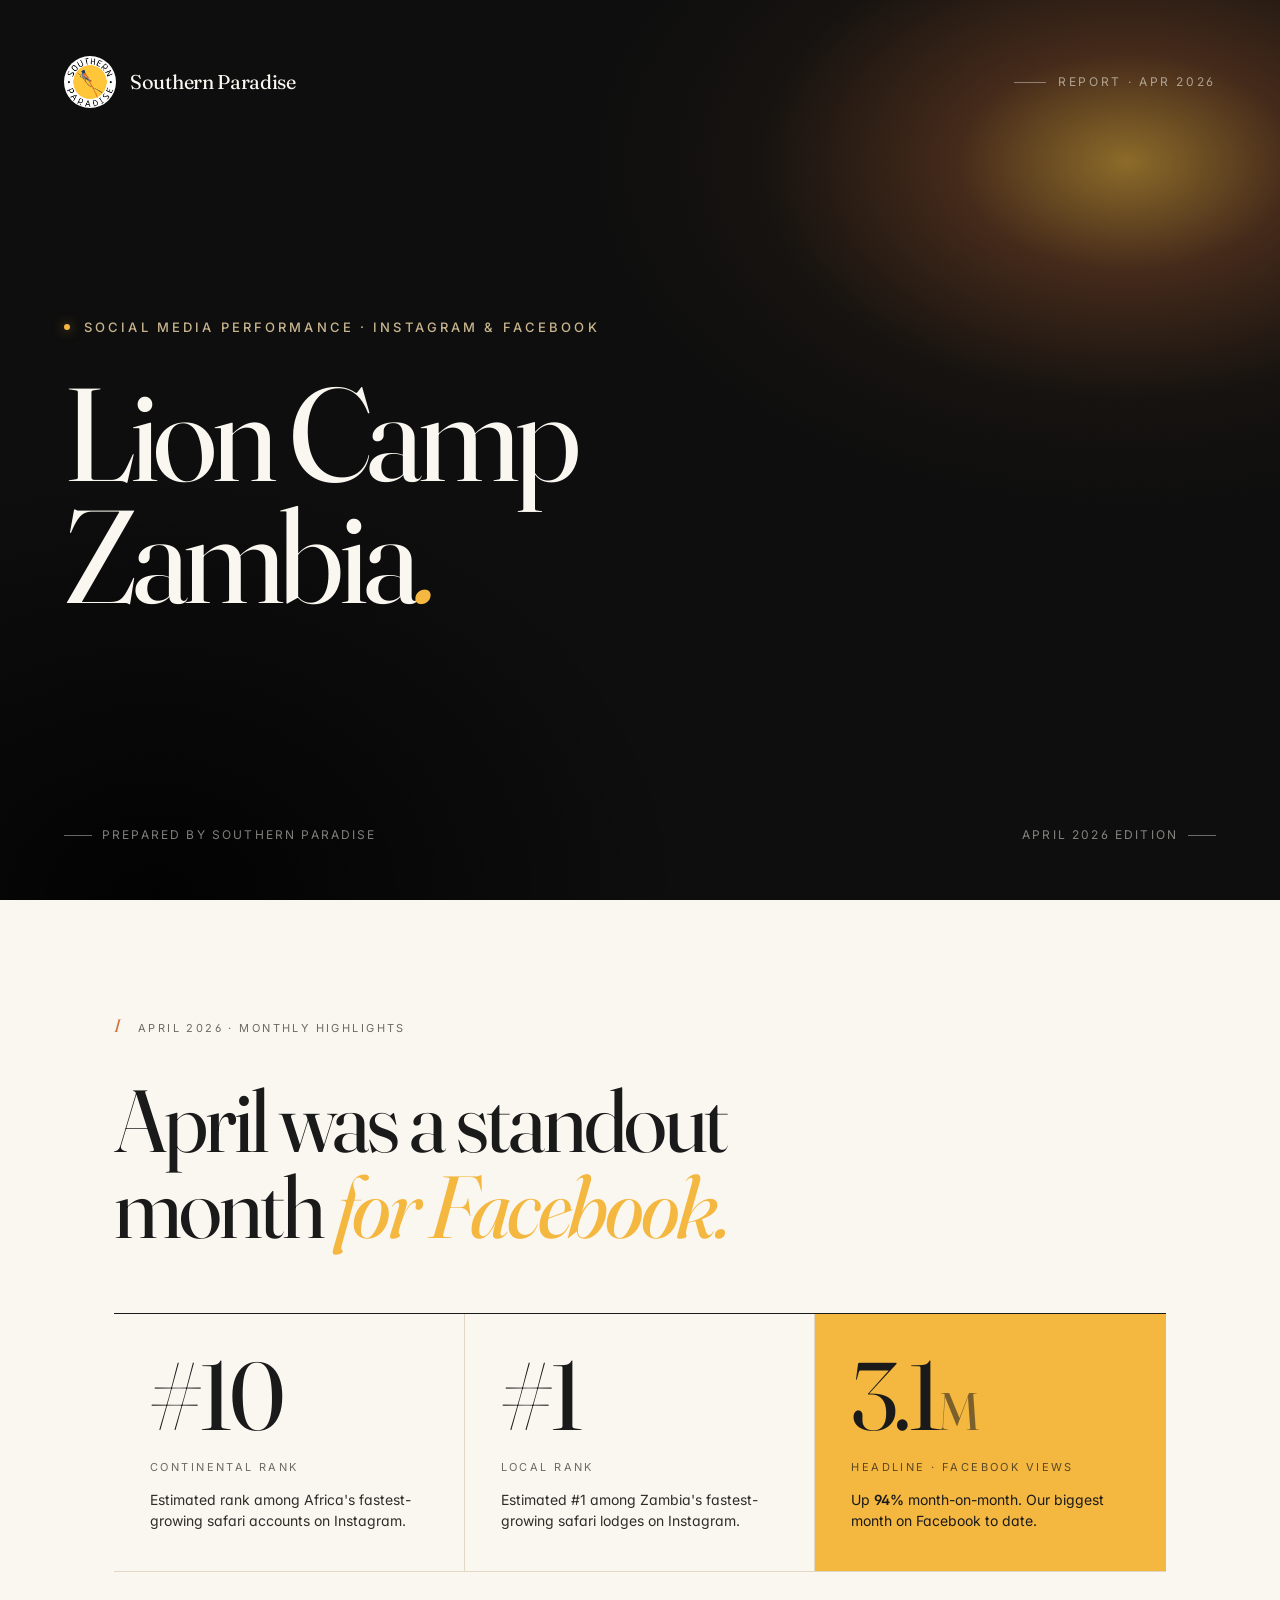
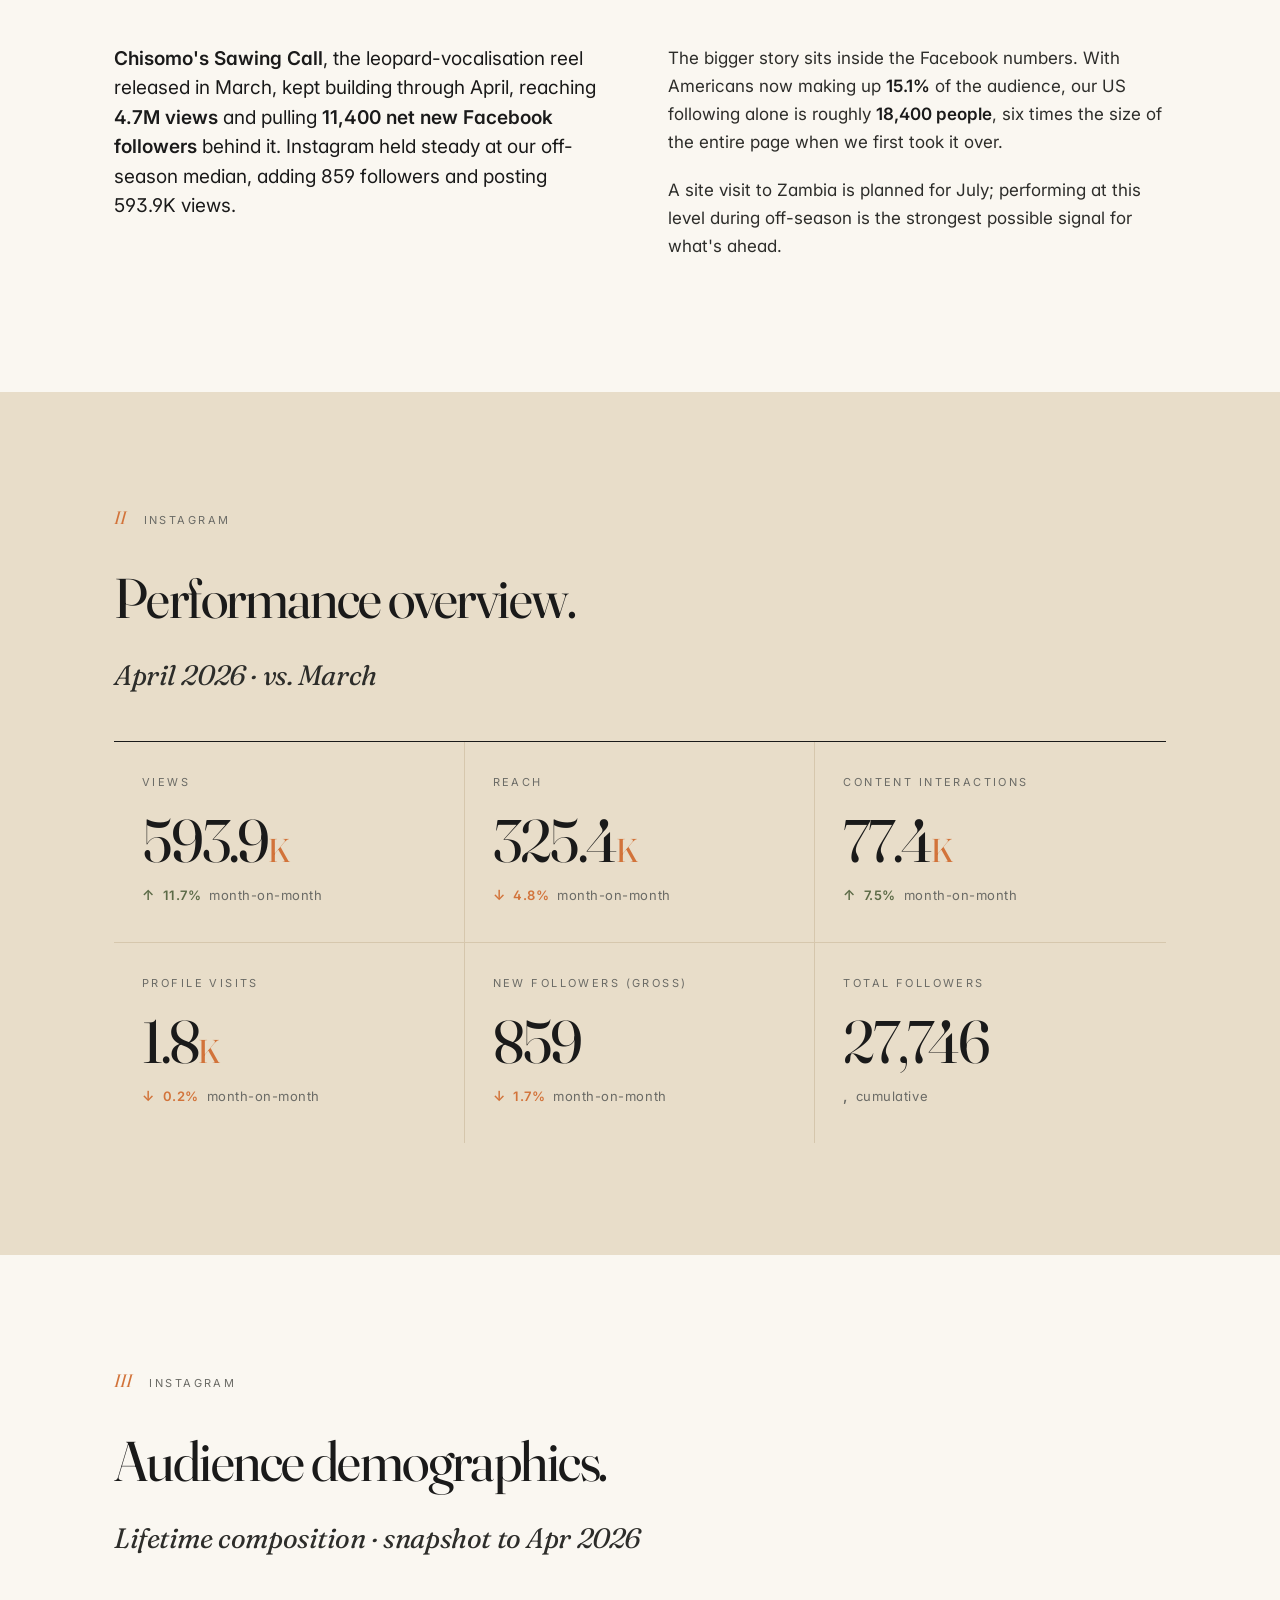
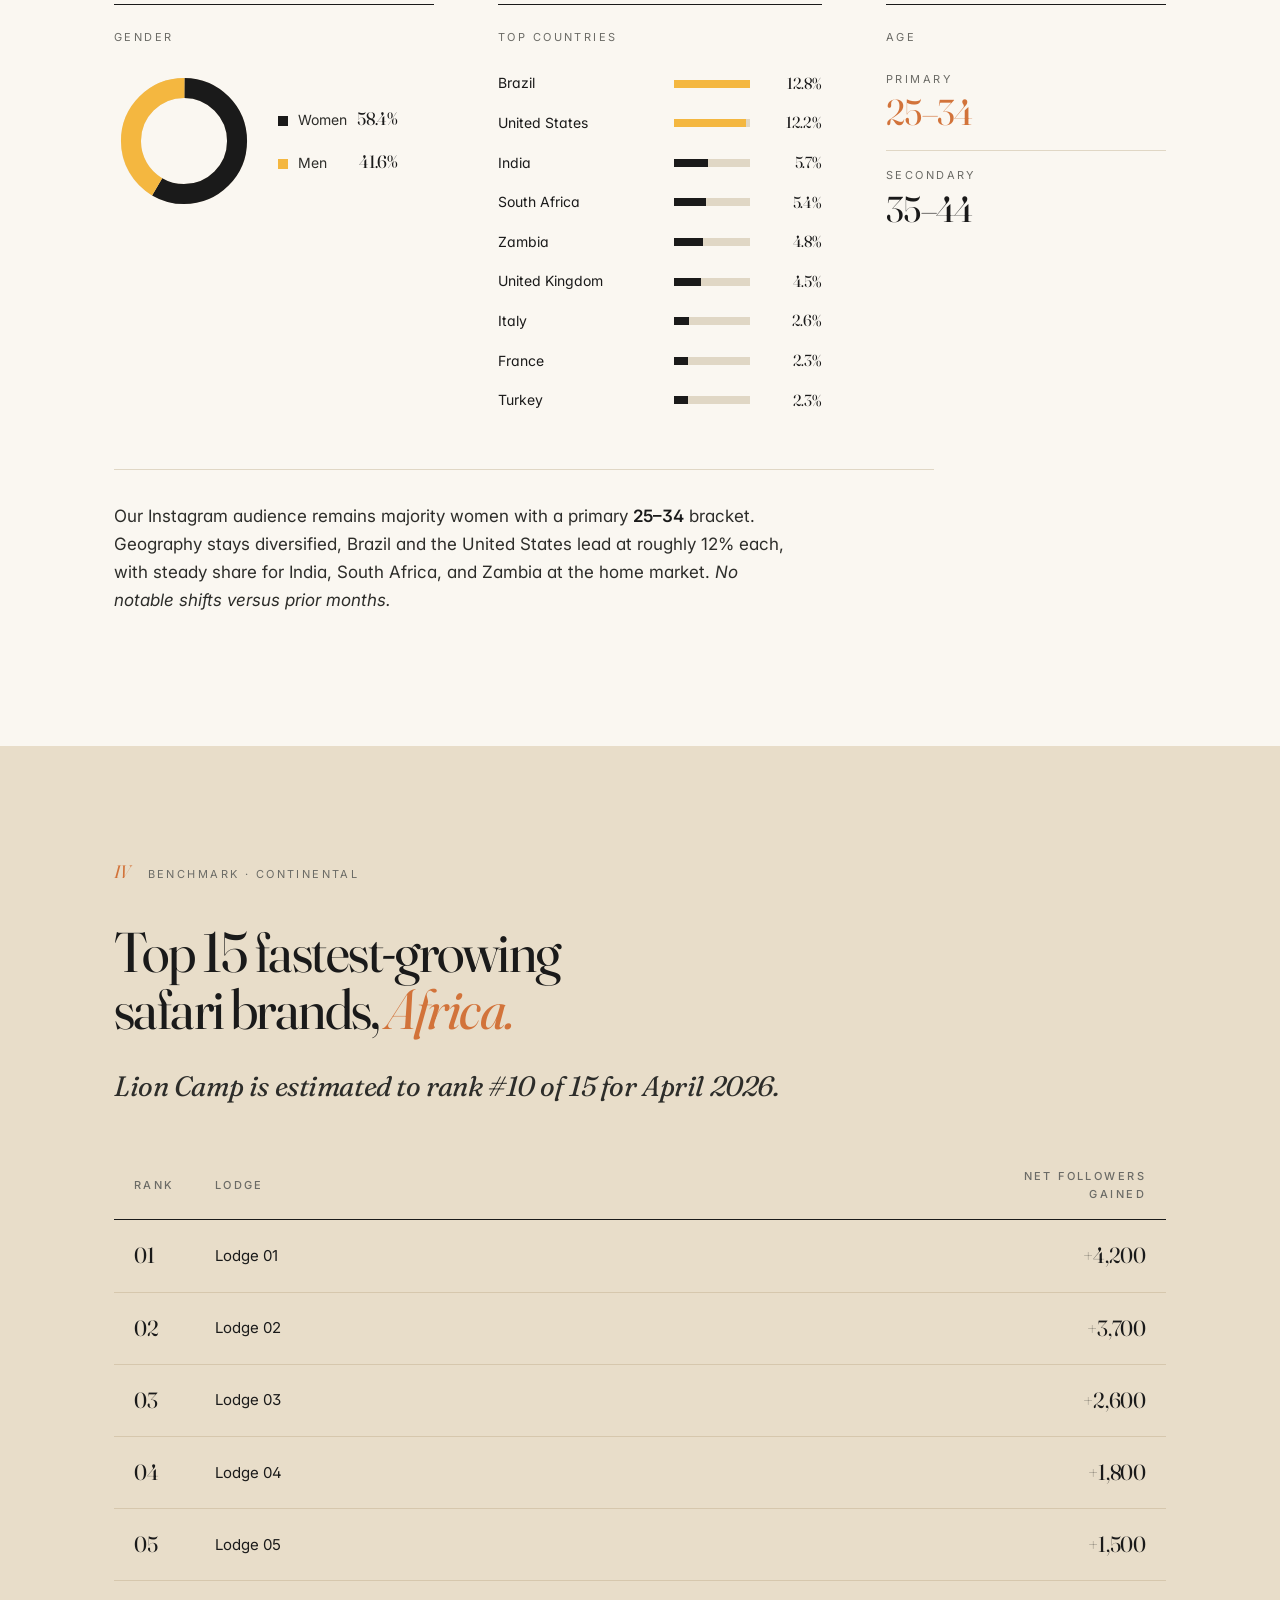
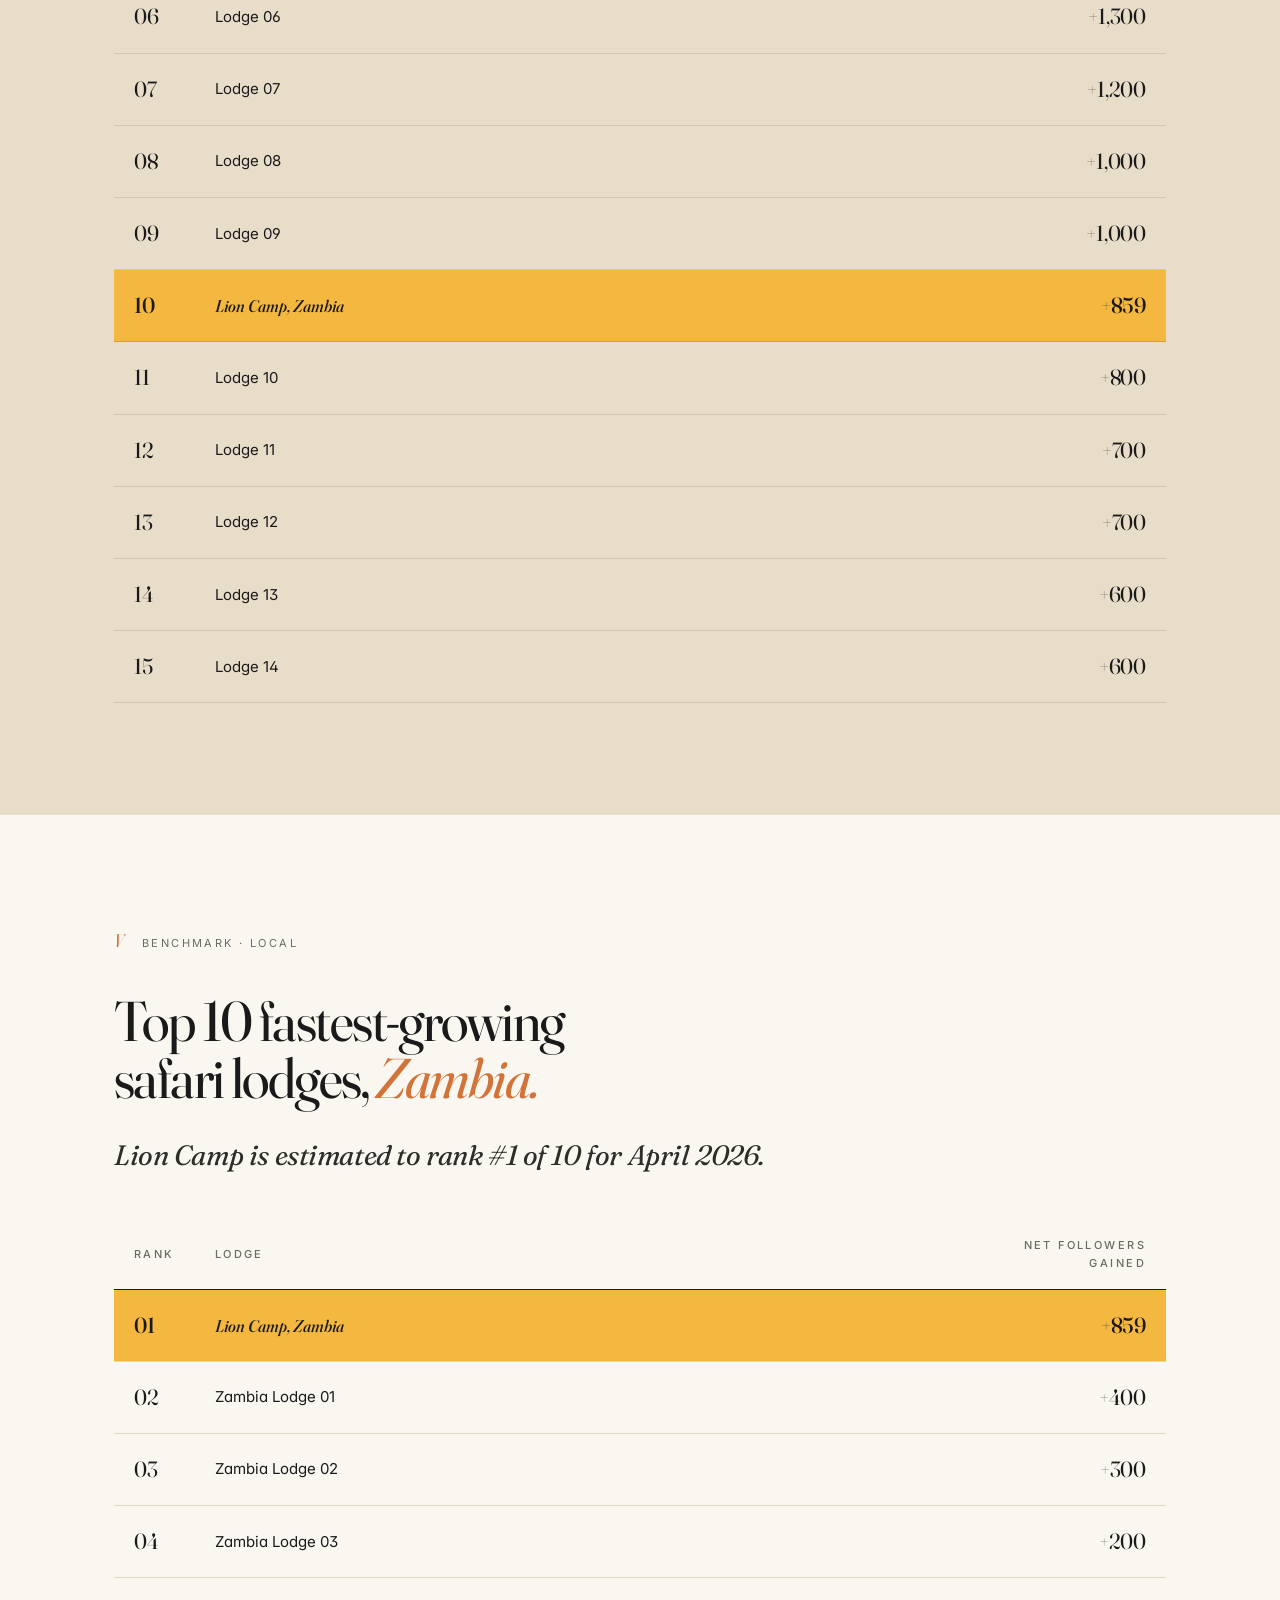
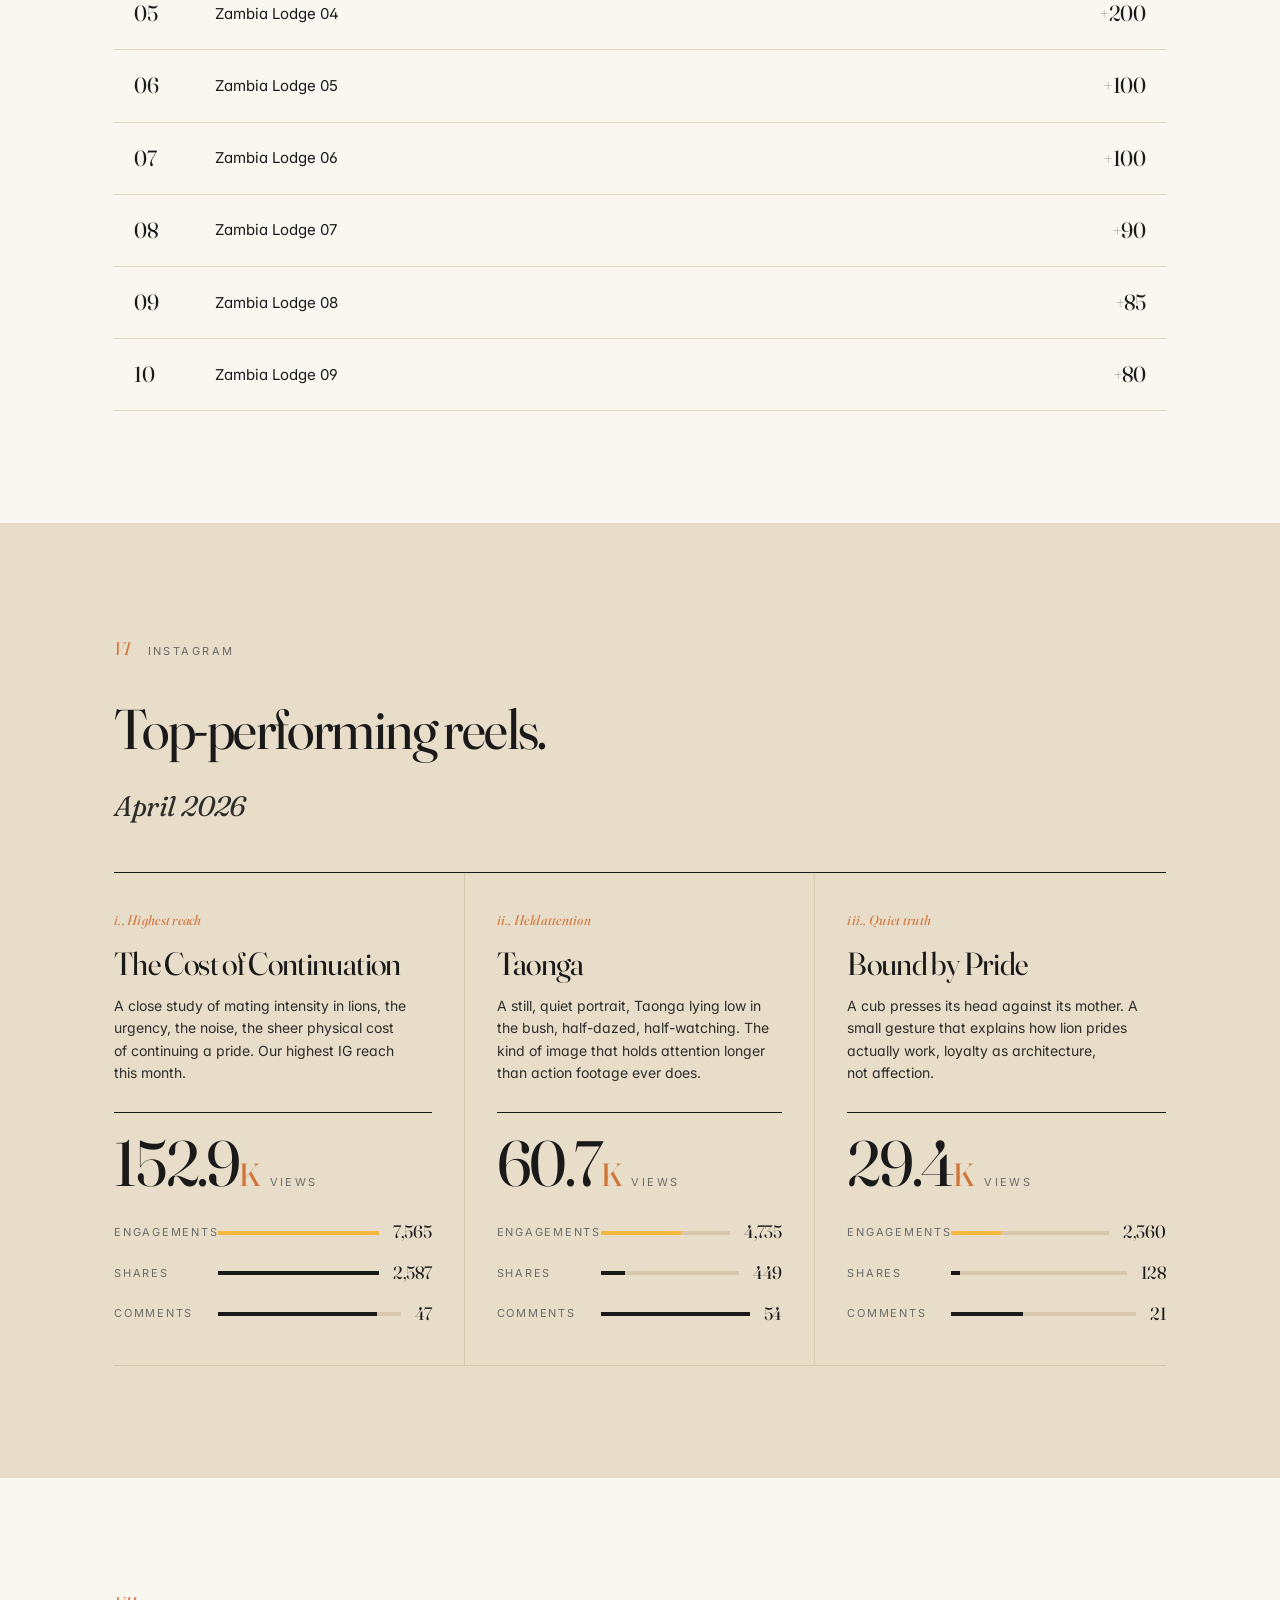
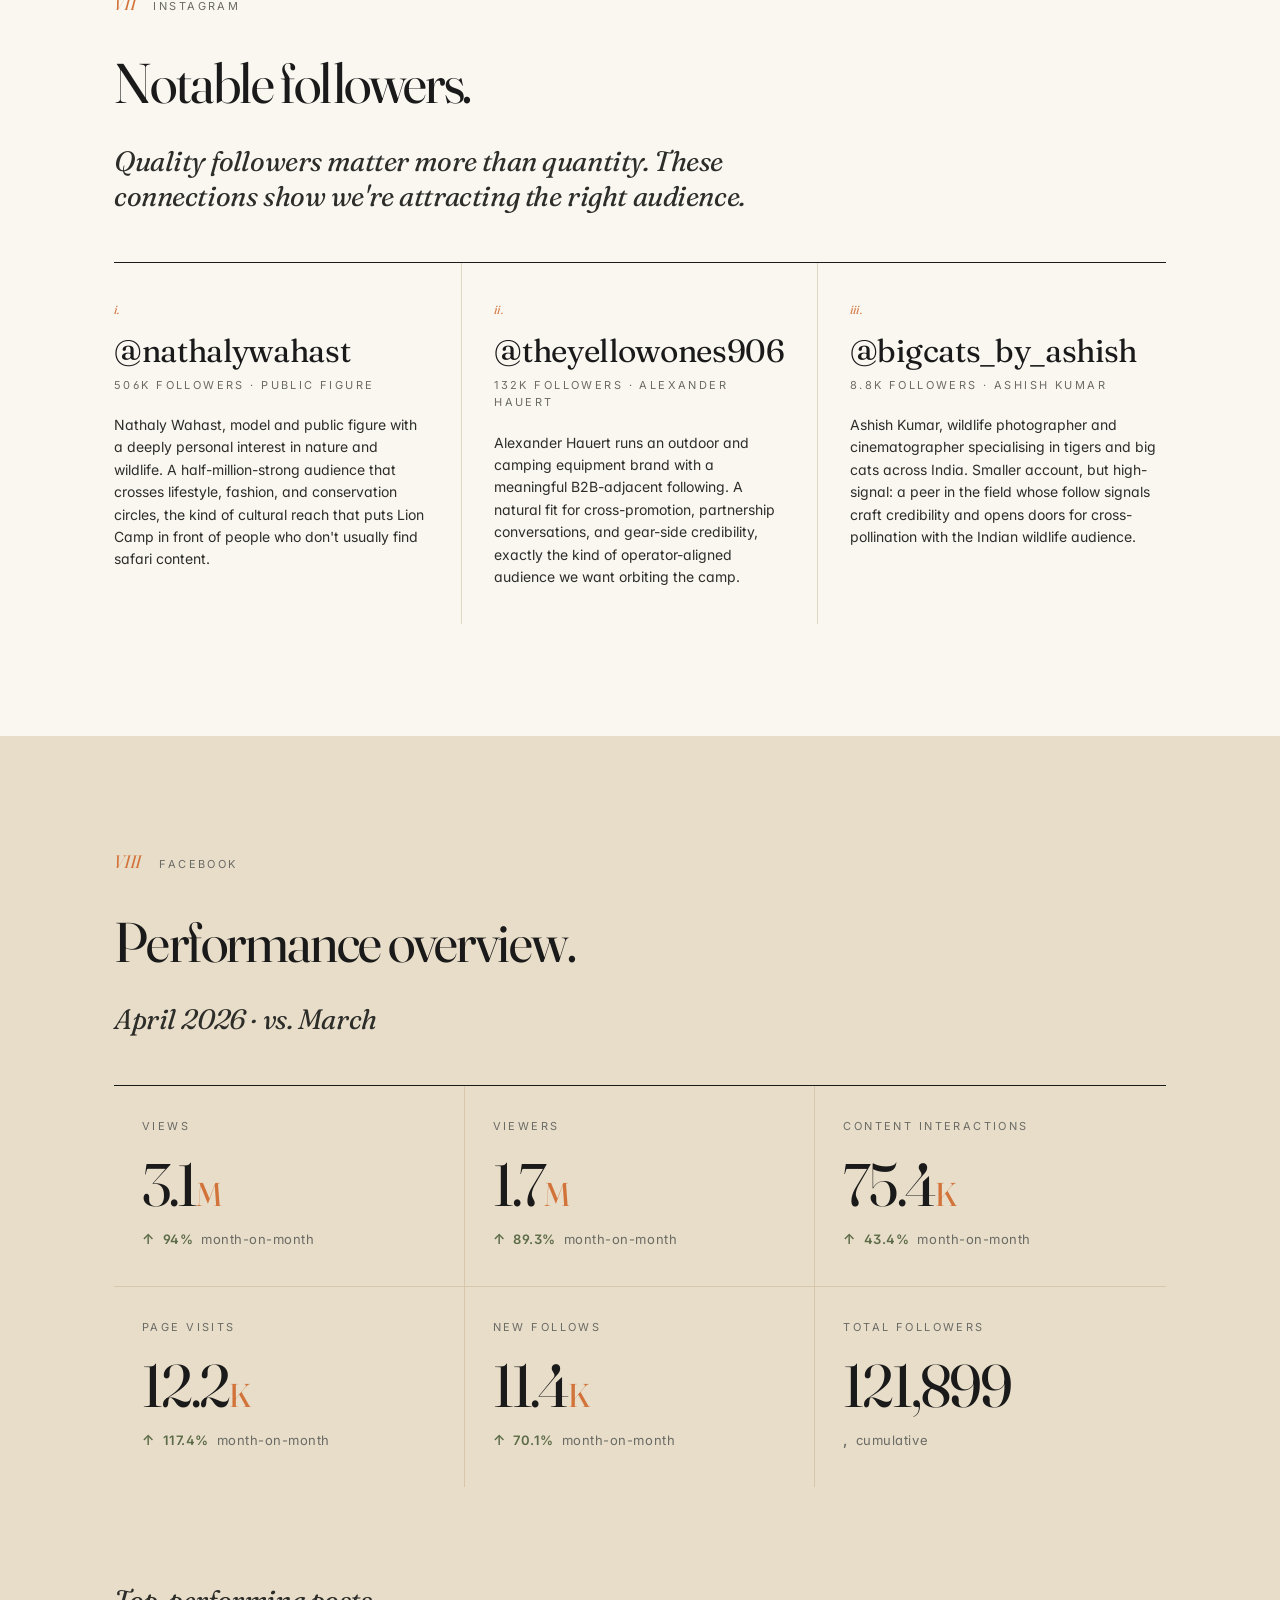
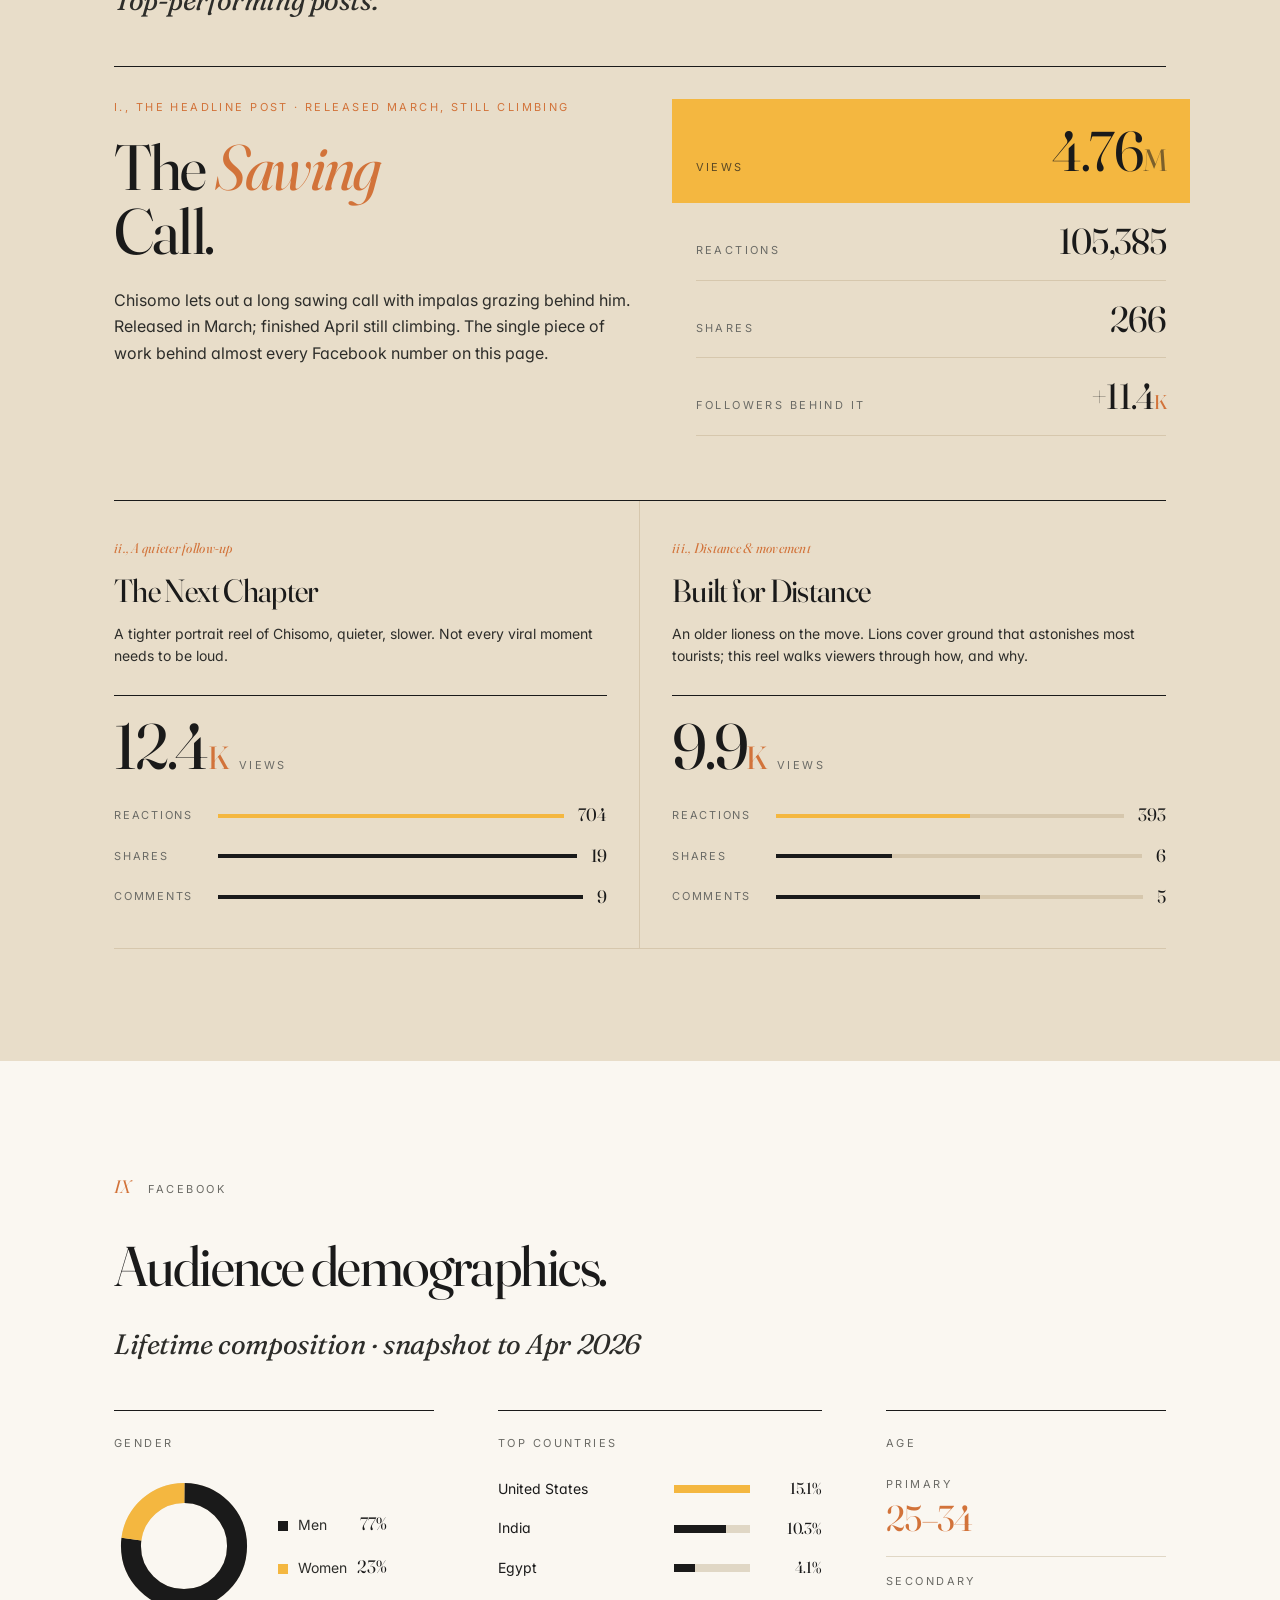
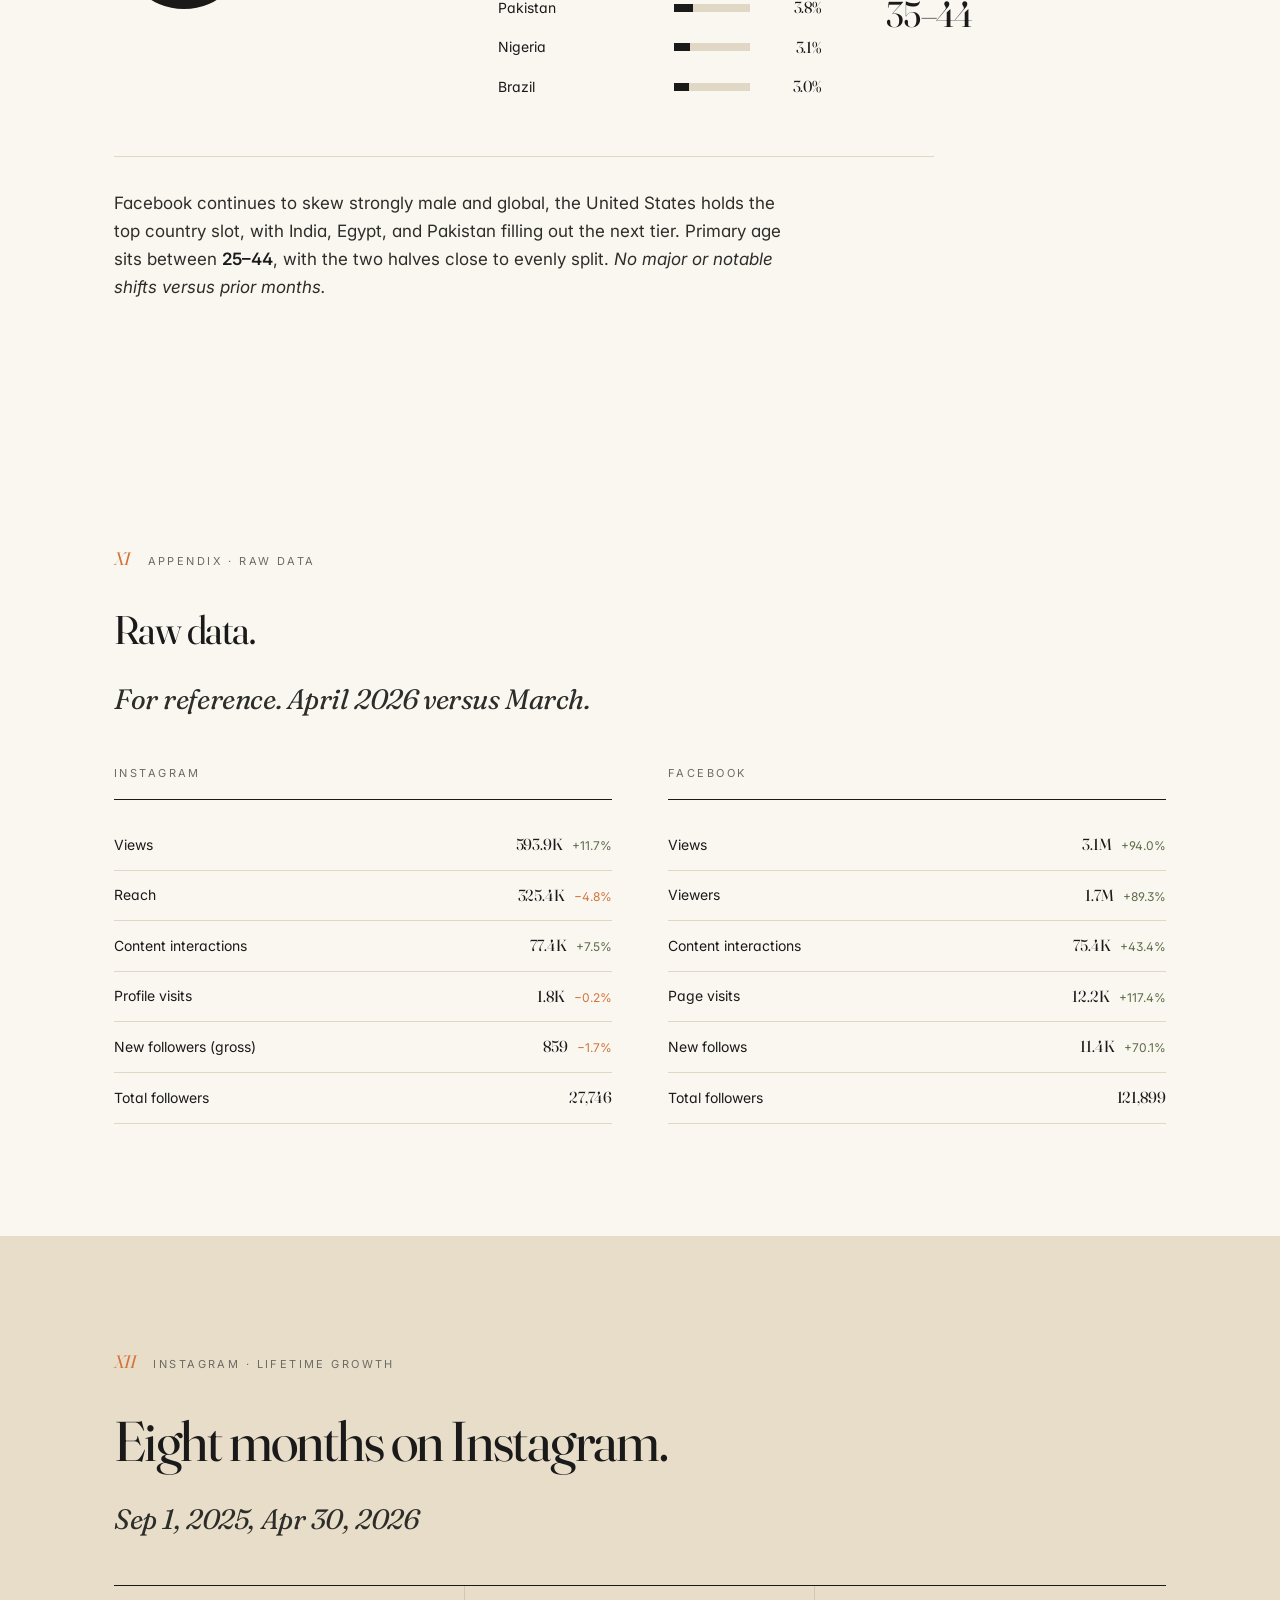
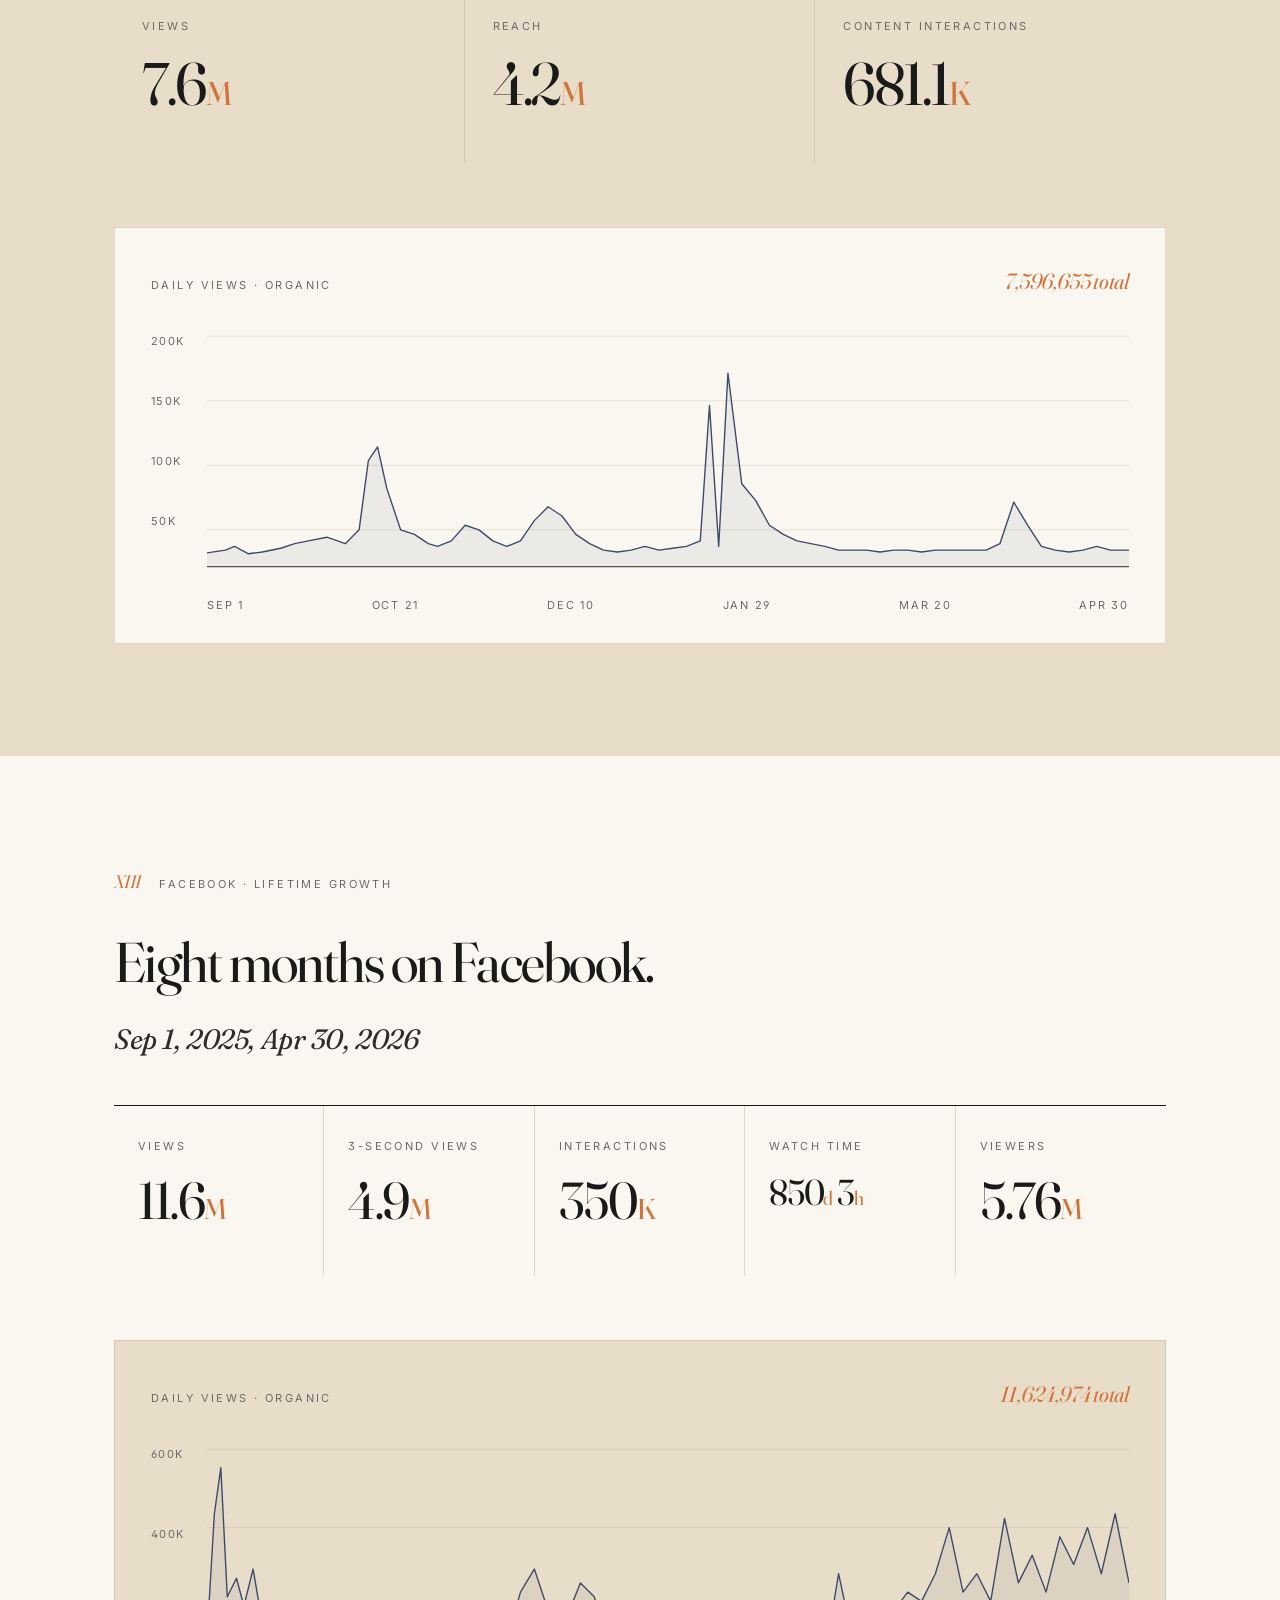
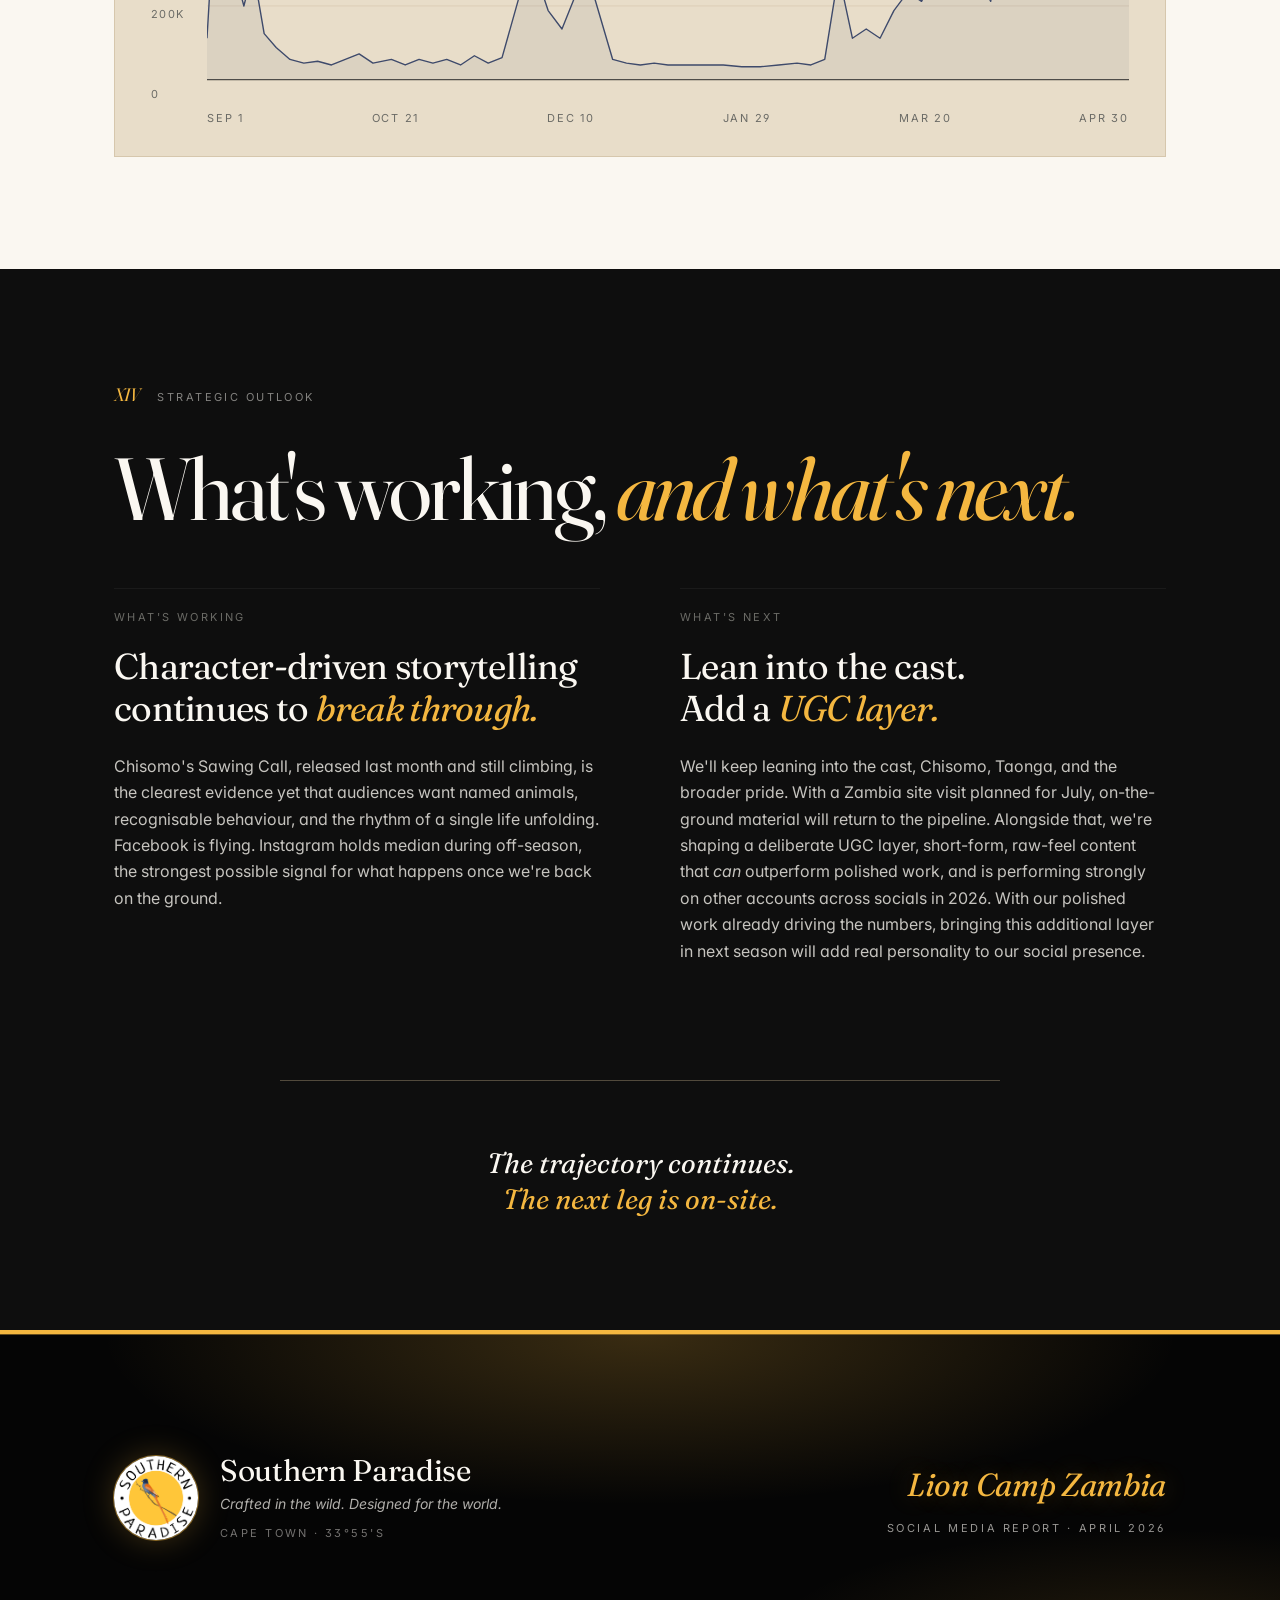
<file: Lion Camp/Lion Camp Report - April 2026.html>
<!DOCTYPE html>
<html lang="en">
<head>
<meta charset="utf-8" />
<meta name="viewport" content="width=device-width, initial-scale=1" />
<title>Lion Camp Zambia, April 2026 Social Media Report</title>
<link rel="stylesheet" href="colors_and_type.css" />
<style>
  /* ------------------------------------------------------------------
     Local report styles, extends colors_and_type.css
     ------------------------------------------------------------------ */
  html, body { background: var(--bone-white); }
  body {
    color: var(--fg);
    font-family: var(--sans-body);
    font-size: 16px;
    line-height: 1.6;
  }

  .report { width: 100%; }
  .section {
    width: 100%;
    padding: 112px 0;
    position: relative;
  }
  .section--bone { background: var(--bone-white); }
  .section--sand { background: var(--sand); }
  .section--dark {
    background: #0E0E0E;
    color: var(--bone-white);
  }
  .section--dark p,
  .section--dark .lede,
  .section--dark .stat-label,
  .section--dark .body-copy { color: rgba(250,247,241,0.78); }
  .section--dark h1, .section--dark h2, .section--dark h3, .section--dark h4 { color: var(--bone-white); }

  .container {
    max-width: 1180px;
    margin: 0 auto;
    padding: 0 64px;
  }
  .container--wide { max-width: 1340px; }
  .container--prose { max-width: 760px; }

  /* ---------- Eyebrow ---------- */
  .eyebrow-row {
    display: flex; align-items: center; gap: 14px;
    margin-bottom: 28px;
  }
  .eyebrow-row .dot {
    width: 6px; height: 6px; border-radius: 50%;
    background: var(--paradise-amber);
    box-shadow: 0 0 10px rgba(244,183,64,0.5);
    flex-shrink: 0;
  }
  .eyebrow-row .eyebrow {
    font-family: var(--sans-eyebrow);
    font-size: 12px; font-weight: 500;
    letter-spacing: 0.22em; text-transform: uppercase;
    color: var(--fg-muted);
  }
  .section--dark .eyebrow-row .eyebrow { color: #C8B58E; }
  .eyebrow-row .rule {
    flex: 1; height: 1px;
    background: var(--border-soft);
    max-width: 120px;
  }
  .section--dark .eyebrow-row .rule { background: rgba(250,247,241,0.18); }

  /* ---------- Headlines ---------- */
  h1.headline {
    font-family: var(--serif-display);
    font-size: 88px; line-height: 0.98;
    letter-spacing: -0.035em;
    font-weight: 400;
    font-variation-settings: "opsz" 144;
    margin: 0 0 32px;
    text-wrap: balance;
  }
  h1.headline em { font-style: italic; color: var(--paradise-amber); }

  h2.title {
    font-family: var(--serif-display);
    font-size: 56px; line-height: 1.02;
    letter-spacing: -0.028em;
    font-weight: 400;
    margin: 0 0 32px;
    text-wrap: balance;
    max-width: 920px;
  }
  h2.title em { font-style: italic; color: var(--bushveld-rust); }

  h3.subtitle {
    font-family: var(--serif-display);
    font-size: 28px; line-height: 1.25;
    letter-spacing: -0.015em;
    font-weight: 400;
    font-style: italic;
    color: var(--fg-soft);
    max-width: 720px;
    margin: 0 0 16px;
  }

  .lede {
    font-family: var(--sans-body);
    font-size: 19px; line-height: 1.55;
    color: var(--fg);
    max-width: 680px;
    margin: 0 0 24px;
    font-weight: 400;
  }
  .body-copy {
    font-size: 17px; line-height: 1.65;
    color: var(--fg-soft);
    max-width: 680px;
    margin: 0 0 20px;
  }
  .body-copy strong { color: var(--fg); font-weight: 600; }
  .section--dark .body-copy strong { color: var(--bone-white); }

  .meta-line {
    font-family: var(--sans-body);
    font-size: 13px;
    letter-spacing: 0.04em;
    color: var(--fg-muted);
    margin-bottom: 12px;
  }

  /* ============================================================
     CARD 1, COVER
     ============================================================ */
  .cover {
    min-height: 100vh;
    background: #0E0E0E;
    color: var(--bone-white);
    position: relative;
    overflow: hidden;
    display: flex; flex-direction: column;
    padding: 56px 64px;
  }
  .cover::before {
    content: ''; position: absolute; inset: 0;
    background:
      radial-gradient(ellipse 60% 55% at 88% 18%, rgba(244,183,64,0.55) 0%, rgba(210,115,58,0.28) 22%, rgba(94,61,31,0.10) 48%, rgba(14,14,14,0) 70%),
      radial-gradient(ellipse 70% 80% at 12% 100%, rgba(0,0,0,0.85) 0%, rgba(0,0,0,0) 60%);
    pointer-events: none;
  }
  .cover::after {
    content:''; position:absolute; inset:0;
    background-image: radial-gradient(rgba(255,255,255,0.035) 1px, transparent 1px);
    background-size: 3px 3px;
    mix-blend-mode: overlay;
    opacity: 0.5;
    pointer-events: none;
  }
  .cover > * { position: relative; z-index: 1; }
  .cover-top {
    display: flex; justify-content: space-between; align-items: center;
  }
  .logo-mark {
    display: flex; align-items: center; gap: 14px;
  }
  .logo-mark img {
    width: 52px; height: 52px; border-radius: 50%;
  }
  .logo-mark span {
    font-family: var(--serif-display);
    font-size: 20px; letter-spacing: -0.015em;
    color: var(--bone-white);
  }
  .cover-period {
    font-family: var(--sans-body);
    font-size: 12px; letter-spacing: 0.22em;
    text-transform: uppercase;
    color: rgba(250,247,241,0.55);
    display: flex; align-items: center; gap: 12px;
  }
  .cover-period .rule {
    width: 32px; height: 1px;
    background: rgba(250,247,241,0.4);
  }

  .cover-center {
    flex: 1;
    display: flex; flex-direction: column; justify-content: center;
    max-width: 1100px;
    margin-top: 48px;
  }
  .cover-eyebrow {
    font-family: var(--sans-eyebrow);
    font-size: 13px; font-weight: 500;
    letter-spacing: 0.24em; text-transform: uppercase;
    color: #C8B58E;
    display: flex; align-items: center; gap: 14px;
    margin-bottom: 36px;
  }
  .cover-eyebrow .dot {
    width: 6px; height: 6px; border-radius: 50%;
    background: var(--paradise-amber);
    box-shadow: 0 0 12px rgba(244,183,64,0.6);
  }
  .cover h1 {
    font-family: var(--serif-display);
    font-size: 132px; line-height: 0.92;
    letter-spacing: -0.04em;
    margin: 0; font-weight: 400;
    font-variation-settings: "opsz" 144;
    color: var(--bone-white);
  }
  .cover h1 em {
    font-style: italic; color: var(--paradise-amber);
  }
  .cover-tagline {
    font-family: var(--serif-display);
    font-style: italic;
    font-size: 26px;
    line-height: 1.35;
    color: rgba(250,247,241,0.78);
    margin-top: 36px;
    max-width: 720px;
    font-weight: 400;
  }
  .cover-bottom {
    display: flex; justify-content: space-between; align-items: flex-end;
    margin-top: 48px;
    font-family: var(--sans-body);
    font-size: 12px; letter-spacing: 0.18em;
    text-transform: uppercase;
    color: rgba(250,247,241,0.5);
  }
  .cover-bottom .rule {
    display:inline-block; width: 28px; height: 1px;
    background: rgba(250,247,241,0.4);
    margin-right: 10px; vertical-align: middle;
  }
  .cover-hero-note {
    position: absolute;
    right: 64px;
    bottom: 120px;
    max-width: 280px;
    font-family: var(--sans-body);
    font-size: 12px; letter-spacing: 0.04em;
    color: rgba(250,247,241,0.45);
    text-align: right;
    line-height: 1.5;
    z-index: 1;
  }
  .cover-hero-note .label {
    text-transform: uppercase; letter-spacing: 0.2em;
    font-size: 10px; color: rgba(244,183,64,0.85);
    display: block; margin-bottom: 6px;
  }

  /* ============================================================
     CARD 2, HIGHLIGHTS
     ============================================================ */
  .hl-grid {
    display: grid;
    grid-template-columns: repeat(3, 1fr);
    gap: 0;
    margin: 64px 0 72px;
    border-top: 1px solid var(--acacia-black);
    border-bottom: 1px solid var(--border-soft);
  }
  .hl-cell {
    padding: 36px 36px 40px;
    border-right: 1px solid var(--border-soft);
  }
  .hl-cell:last-child { border-right: 0; }
  .hl-cell.feature {
    background: var(--paradise-amber);
    color: var(--acacia-black);
  }
  .hl-cell .num {
    font-family: var(--serif-display);
    font-size: 96px; line-height: 0.95;
    letter-spacing: -0.04em;
    font-weight: 400;
    font-variation-settings: "opsz" 144;
    color: var(--acacia-black);
  }
  .hl-cell .num em {
    font-style: normal;
    font-size: 0.55em;
    color: var(--bushveld-rust);
  }
  .hl-cell.feature .num em { color: var(--acacia-black); opacity: 0.55; }
  .hl-cell .label {
    font-family: var(--sans-body);
    font-size: 11px;
    letter-spacing: 0.22em;
    text-transform: uppercase;
    color: var(--fg-muted);
    margin-top: 18px;
    margin-bottom: 12px;
  }
  .hl-cell.feature .label { color: rgba(26,26,26,0.7); }
  .hl-cell .desc {
    font-size: 14px;
    line-height: 1.5;
    color: var(--fg-soft);
    max-width: 280px;
    margin: 0;
  }
  .hl-cell.feature .desc { color: var(--acacia-black); }

  .narrative-grid {
    display: grid;
    grid-template-columns: 1fr 1fr;
    gap: 56px;
  }
  .narrative-grid .body-copy { max-width: 100%; }

  /* ============================================================
     METRIC CARDS (Cards 3 & 9)
     ============================================================ */
  .metric-grid {
    display: grid;
    grid-template-columns: repeat(3, 1fr);
    gap: 0;
    margin-top: 48px;
    border-top: 1px solid var(--acacia-black);
  }
  .metric-cell {
    padding: 32px 28px 36px;
    border-bottom: 1px solid var(--border-soft);
    border-right: 1px solid var(--border-soft);
  }
  .metric-cell:nth-child(3n) { border-right: 0; }
  .metric-cell:nth-last-child(-n+3) { border-bottom: 0; }
  .metric-label {
    font-family: var(--sans-body);
    font-size: 11px;
    letter-spacing: 0.22em;
    text-transform: uppercase;
    color: var(--fg-muted);
    margin-bottom: 18px;
  }
  .metric-value {
    font-family: var(--serif-display);
    font-size: 60px; line-height: 1;
    letter-spacing: -0.035em;
    font-weight: 400;
    font-variation-settings: "opsz" 144;
    color: var(--acacia-black);
    margin-bottom: 14px;
  }
  .metric-value em {
    font-style: normal;
    font-size: 0.55em;
    color: var(--bushveld-rust);
  }
  .metric-mom {
    font-family: var(--sans-body);
    font-size: 13px;
    letter-spacing: 0.04em;
    color: var(--fg-muted);
    display: flex; align-items: center; gap: 8px;
  }
  .metric-mom .arrow {
    font-family: var(--sans-body);
    font-size: 14px;
    font-weight: 600;
  }
  .metric-mom.up .arrow { color: var(--bushveld-green); }
  .metric-mom.down .arrow { color: var(--bushveld-rust); }
  .metric-mom.flat .arrow { color: var(--fg-muted); }
  .metric-mom strong { font-weight: 600; }
  .metric-mom.up strong { color: var(--bushveld-green); }
  .metric-mom.down strong { color: var(--bushveld-rust); }

  /* ============================================================
     DEMOGRAPHICS (Cards 4 & 10)
     ============================================================ */
  .demo-grid {
    display: grid;
    grid-template-columns: 320px 1fr 280px;
    gap: 64px;
    margin-top: 48px;
    align-items: start;
  }
  .demo-block {
    border-top: 1px solid var(--acacia-black);
    padding-top: 24px;
  }
  .demo-heading {
    font-family: var(--sans-body);
    font-size: 11px;
    letter-spacing: 0.22em;
    text-transform: uppercase;
    color: var(--fg-muted);
    margin-bottom: 24px;
  }

  /* Donut */
  .donut-wrap {
    display: flex; align-items: center; gap: 24px;
  }
  .donut {
    width: 140px; height: 140px;
    flex-shrink: 0;
  }
  .donut-legend {
    display: flex; flex-direction: column; gap: 14px;
    font-family: var(--sans-body);
    font-size: 14px;
  }
  .donut-legend .item {
    display: flex; align-items: baseline; gap: 10px;
  }
  .donut-legend .swatch {
    width: 10px; height: 10px;
    flex-shrink: 0;
    transform: translateY(1px);
  }
  .donut-legend .name {
    color: var(--fg-soft);
    flex: 1;
  }
  .donut-legend .pct {
    font-family: var(--serif-display);
    font-size: 18px;
    font-variation-settings: "opsz" 100;
    color: var(--acacia-black);
    letter-spacing: -0.01em;
  }

  /* Country bars */
  .bar-list {
    display: flex; flex-direction: column;
    gap: 14px;
  }
  .bar-row {
    display: grid;
    grid-template-columns: 160px 1fr 56px;
    gap: 16px;
    align-items: center;
    font-family: var(--sans-body);
    font-size: 14px;
  }
  .bar-row .country { color: var(--fg); }
  .bar-row .bar-track {
    height: 8px;
    background: var(--border-soft);
    position: relative;
  }
  .bar-row .bar-fill {
    height: 100%;
    background: var(--acacia-black);
  }
  .bar-row .bar-fill.amber { background: var(--paradise-amber); }
  .bar-row .pct {
    text-align: right;
    font-family: var(--serif-display);
    font-size: 16px;
    font-variation-settings: "opsz" 100;
    letter-spacing: -0.01em;
    color: var(--acacia-black);
  }

  /* Age callout */
  .age-callout {
    display: flex; flex-direction: column; gap: 20px;
  }
  .age-row {
    border-top: 1px solid var(--border-soft);
    padding-top: 16px;
  }
  .age-row:first-child { border-top: 0; padding-top: 0; }
  .age-row .label {
    font-family: var(--sans-body);
    font-size: 11px;
    letter-spacing: 0.22em;
    text-transform: uppercase;
    color: var(--fg-muted);
    margin-bottom: 6px;
  }
  .age-row .range {
    font-family: var(--serif-display);
    font-size: 36px; line-height: 1;
    letter-spacing: -0.02em;
    color: var(--acacia-black);
    font-variation-settings: "opsz" 144;
  }
  .age-row.primary .range { color: var(--bushveld-rust); }

  .demo-narrative {
    margin-top: 56px;
    border-top: 1px solid var(--border-soft);
    padding-top: 32px;
    max-width: 820px;
  }

  /* ============================================================
     BENCHMARK TABLES (Cards 5 & 6)
     ============================================================ */
  .bench-table {
    width: 100%;
    border-collapse: collapse;
    margin-top: 48px;
    font-family: var(--sans-body);
    font-size: 15px;
  }
  .bench-table thead th {
    text-align: left;
    font-family: var(--sans-body);
    font-size: 11px;
    font-weight: 500;
    letter-spacing: 0.22em;
    text-transform: uppercase;
    color: var(--fg-muted);
    padding: 16px 20px;
    border-bottom: 1px solid var(--acacia-black);
  }
  .bench-table thead th.right { text-align: right; }
  .bench-table tbody td {
    padding: 18px 20px;
    border-bottom: 1px solid var(--border-soft);
    color: var(--fg-soft);
    vertical-align: middle;
  }
  .bench-table .rank {
    font-family: var(--serif-display);
    font-size: 22px;
    font-variation-settings: "opsz" 100;
    letter-spacing: -0.01em;
    color: var(--acacia-black);
    width: 60px;
  }
  .bench-table .lodge {
    color: var(--fg);
    font-weight: 400;
  }
  .bench-table .gain {
    text-align: right;
    font-family: var(--serif-display);
    font-size: 22px;
    font-variation-settings: "opsz" 100;
    letter-spacing: -0.01em;
    color: var(--acacia-black);
    width: 180px;
  }
  .bench-table tr.highlight {
    background: var(--paradise-amber);
  }
  .bench-table tr.highlight td {
    color: var(--acacia-black);
    border-bottom-color: rgba(26,26,26,0.15);
  }
  .bench-table tr.highlight .rank,
  .bench-table tr.highlight .lodge,
  .bench-table tr.highlight .gain {
    color: var(--acacia-black);
    font-weight: 500;
  }
  .bench-table tr.highlight .lodge {
    font-family: var(--serif-display);
    font-size: 17px;
    font-style: italic;
    font-variation-settings: "opsz" 100;
  }

  /* ============================================================
     TOP REELS / POSTS (Cards 7 & 9), data-forward, no thumbnails
     ============================================================ */
  .reels-grid {
    display: grid;
    grid-template-columns: repeat(3, 1fr);
    gap: 0;
    margin-top: 48px;
    border-top: 1px solid var(--acacia-black);
  }
  .reel-card {
    display: flex; flex-direction: column;
    padding: 36px 32px 36px 0;
    border-right: 1px solid var(--border-soft);
    border-bottom: 1px solid var(--border-soft);
  }
  .reel-card:not(:first-child) { padding-left: 32px; }
  .reel-card:last-child { border-right: 0; padding-right: 0; }
  .reel-rank-num {
    font-family: var(--serif-display);
    font-style: italic;
    font-size: 14px;
    color: var(--bushveld-rust);
    letter-spacing: 0.02em;
    margin-bottom: 14px;
    font-variation-settings: "opsz" 100;
  }
  .reel-title {
    font-family: var(--serif-display);
    font-size: 32px;
    line-height: 1.1;
    letter-spacing: -0.02em;
    margin: 0 0 14px;
    color: var(--acacia-black);
    font-weight: 400;
    font-variation-settings: "opsz" 144;
  }
  .reel-desc {
    font-size: 14px;
    line-height: 1.6;
    color: var(--fg-soft);
    margin: 0 0 28px;
    max-width: none;
  }
  /* Hero stat, the views number */
  .reel-hero {
    display: flex; align-items: baseline; gap: 12px;
    border-top: 1px solid var(--acacia-black);
    padding-top: 20px;
    margin-bottom: 24px;
  }
  .reel-hero .v {
    font-family: var(--serif-display);
    font-size: 64px;
    line-height: 0.95;
    letter-spacing: -0.035em;
    color: var(--acacia-black);
    font-variation-settings: "opsz" 144;
    font-weight: 400;
  }
  .reel-hero .v em {
    font-style: normal;
    font-size: 0.5em;
    color: var(--bushveld-rust);
  }
  .reel-hero .l {
    font-family: var(--sans-body);
    font-size: 11px;
    letter-spacing: 0.22em;
    text-transform: uppercase;
    color: var(--fg-muted);
  }
  /* Bar list, engagements / shares / comments as proportional bars */
  .reel-bars {
    display: flex; flex-direction: column; gap: 12px;
    margin-top: auto;
  }
  .reel-bar {
    display: grid;
    grid-template-columns: 90px 1fr auto;
    align-items: center;
    gap: 14px;
    font-family: var(--sans-body);
    font-size: 11px;
    letter-spacing: 0.16em;
    text-transform: uppercase;
  }
  .reel-bar .label { color: var(--fg-muted); }
  .reel-bar .track {
    height: 4px;
    background: var(--border-soft);
    position: relative;
  }
  .reel-bar .fill {
    height: 100%;
    background: var(--acacia-black);
  }
  .reel-bar.accent .fill { background: var(--paradise-amber); }
  .reel-bar .num {
    font-family: var(--serif-display);
    font-size: 18px;
    color: var(--acacia-black);
    font-variation-settings: "opsz" 100;
    letter-spacing: -0.005em;
    text-transform: none;
    font-weight: 400;
  }

  /* Featured post, single full-width data card (no thumb) */
  .reel-feature-data {
    margin-top: 48px;
    margin-bottom: 64px;
    border-top: 1px solid var(--acacia-black);
    padding-top: 32px;
    display: grid;
    grid-template-columns: 1.1fr 1fr;
    gap: 64px;
    align-items: start;
  }
  .reel-feature-data .feature-eyebrow {
    font-family: var(--sans-body);
    font-size: 11px;
    letter-spacing: 0.22em;
    text-transform: uppercase;
    color: var(--bushveld-rust);
    margin-bottom: 18px;
  }
  .reel-feature-data h3 {
    font-family: var(--serif-display);
    font-size: 64px;
    line-height: 1;
    letter-spacing: -0.03em;
    color: var(--acacia-black);
    margin: 0 0 24px;
    font-weight: 400;
    font-variation-settings: "opsz" 144;
  }
  .reel-feature-data h3 em { font-style: italic; color: var(--bushveld-rust); }
  .reel-feature-data .feature-body p { max-width: 540px; font-size: 16px; }

  /* Featured stats column, large vertical hierarchy */
  .feature-data-col {
    display: flex; flex-direction: column; gap: 0;
  }
  .feature-data-row {
    display: grid;
    grid-template-columns: 1fr auto;
    align-items: baseline;
    gap: 24px;
    padding: 20px 0;
    border-bottom: 1px solid var(--border-soft);
  }
  .feature-data-row:first-child { padding-top: 0; }
  .feature-data-row.hero {
    background: var(--paradise-amber);
    margin: 0 -24px;
    padding: 24px 24px;
    border: 0;
  }
  .feature-data-row .l {
    font-family: var(--sans-body);
    font-size: 11px;
    letter-spacing: 0.22em;
    text-transform: uppercase;
    color: var(--fg-muted);
  }
  .feature-data-row.hero .l { color: rgba(26,26,26,0.7); }
  .feature-data-row .v {
    font-family: var(--serif-display);
    font-size: 36px;
    line-height: 1;
    letter-spacing: -0.025em;
    color: var(--acacia-black);
    font-variation-settings: "opsz" 144;
    font-weight: 400;
  }
  .feature-data-row.hero .v {
    font-size: 56px;
    color: var(--acacia-black);
  }
  .feature-data-row .v em {
    font-style: normal;
    font-size: 0.55em;
    color: var(--bushveld-rust);
  }
  .feature-data-row.hero .v em { color: rgba(26,26,26,0.55); }

  /* (legacy reel-feature class, repurposed below as needed) */

  /* ============================================================
     NOTABLE FOLLOWERS (Card 8)
     ============================================================ */
  .notable-grid {
    display: grid;
    grid-template-columns: repeat(3, 1fr);
    gap: 0;
    margin-top: 48px;
    border-top: 1px solid var(--acacia-black);
  }
  .notable-cell {
    padding: 36px 32px 36px 0;
    border-right: 1px solid var(--border-soft);
    padding-right: 32px;
  }
  .notable-cell:not(:first-child) { padding-left: 32px; }
  .notable-cell:last-child { border-right: 0; padding-right: 0; }
  .notable-num {
    font-family: var(--serif-display);
    font-size: 13px;
    font-style: italic;
    font-variation-settings: "opsz" 100;
    color: var(--bushveld-rust);
    letter-spacing: 0.02em;
    margin-bottom: 14px;
  }
  .notable-handle {
    font-family: var(--serif-display);
    font-size: 32px;
    line-height: 1.1;
    color: var(--acacia-black);
    margin-bottom: 8px;
    letter-spacing: -0.01em;
    font-weight: 400;
  }
  .notable-followers {
    font-family: var(--sans-body);
    font-size: 11px;
    letter-spacing: 0.22em;
    text-transform: uppercase;
    color: var(--fg-muted);
    margin-bottom: 20px;
  }
  .notable-note {
    font-size: 14px;
    line-height: 1.6;
    color: var(--fg-soft);
    margin: 0;
  }
  .notable-placeholder-bar {
    display: inline-block;
    background: var(--border-soft);
    height: 12px;
    border-radius: 1px;
    vertical-align: middle;
  }
  .notable-cell.placeholder .notable-handle,
  .notable-cell.placeholder .notable-followers,
  .notable-cell.placeholder .notable-note {
    color: var(--stone);
    opacity: 0.55;
  }
  .notable-footnote {
    margin-top: 32px;
    font-family: var(--sans-body);
    font-size: 12px;
    letter-spacing: 0.04em;
    color: var(--fg-muted);
    font-style: italic;
  }

  /* ============================================================
     STRATEGIC OUTLOOK (Card 11)
     ============================================================ */
  .outlook-grid {
    display: grid;
    grid-template-columns: 1fr 1fr;
    gap: 80px;
    margin-top: 56px;
  }
  .outlook-block .outlook-label {
    font-family: var(--sans-body);
    font-size: 11px;
    letter-spacing: 0.22em;
    text-transform: uppercase;
    color: var(--fg-muted);
    margin-bottom: 20px;
    border-top: 1px solid var(--acacia-black);
    padding-top: 20px;
  }
  .outlook-block h4 {
    font-family: var(--serif-display);
    font-size: 36px;
    line-height: 1.15;
    margin: 0 0 24px;
    letter-spacing: -0.02em;
    color: var(--bone-white);
    font-weight: 400;
  }
  .section--dark .outlook-block h4 { color: var(--bone-white); }
  .outlook-block h4 em { font-style: italic; color: var(--paradise-amber); }
  .outlook-close { color: var(--bone-white); }
  .section--dark .outlook-close { color: var(--bone-white); }
  .section--dark .outlook-close em { color: var(--paradise-amber); font-style: italic; }
  .outlook-block .body-copy { font-size: 16px; max-width: 100%; }
  .outlook-close {
    font-family: var(--serif-display);
    font-style: italic;
    font-size: 28px;
    line-height: 1.3;
    color: var(--acacia-black);
    text-align: center;
    margin: 96px auto 0;
    max-width: 720px;
    padding-top: 64px;
    border-top: 1px solid var(--border-soft);
    font-weight: 400;
  }
  .outlook-close em { color: var(--paradise-amber); font-style: normal; }

  /* ============================================================
     APPENDIX
     ============================================================ */
  .appendix-grid {
    display: grid;
    grid-template-columns: 1fr 1fr;
    gap: 56px;
    margin-top: 48px;
  }
  .appendix-block .appendix-label {
    font-family: var(--sans-body);
    font-size: 11px;
    letter-spacing: 0.22em;
    text-transform: uppercase;
    color: var(--fg-muted);
    margin-bottom: 20px;
    padding-bottom: 16px;
    border-bottom: 1px solid var(--acacia-black);
  }
  .appendix-table {
    width: 100%;
    border-collapse: collapse;
    font-family: var(--sans-body);
    font-size: 14px;
  }
  .appendix-table td {
    padding: 12px 0;
    border-bottom: 1px solid var(--border-soft);
    color: var(--fg-soft);
  }
  .appendix-table td:first-child { color: var(--fg); }
  .appendix-table td:last-child {
    text-align: right;
    font-family: var(--serif-display);
    font-variation-settings: "opsz" 100;
    color: var(--acacia-black);
    font-size: 16px;
    letter-spacing: -0.005em;
  }
  .appendix-table .mom {
    font-family: var(--sans-body);
    font-size: 12px;
    color: var(--fg-muted);
    margin-left: 6px;
    font-variation-settings: normal;
    letter-spacing: 0;
  }
  .appendix-table .mom.up { color: var(--bushveld-green); }
  .appendix-table .mom.down { color: var(--bushveld-rust); }

  /* ============================================================
     FOOTER
     ============================================================ */
  .report-footer {
    background: #050505;
    color: rgba(250,247,241,0.85);
    padding: 120px 0 96px;
    position: relative;
    border-top: 4px solid var(--paradise-amber);
    box-shadow: inset 0 1px 0 rgba(244,183,64,0.4);
  }
  .report-footer::before {
    content: ''; position: absolute; inset: 0;
    background:
      radial-gradient(ellipse 60% 80% at 50% 0%, rgba(244,183,64,0.22) 0%, rgba(5,5,5,0) 70%),
      radial-gradient(ellipse 50% 60% at 90% 100%, rgba(244,183,64,0.12) 0%, rgba(5,5,5,0) 60%);
    pointer-events: none;
  }
  .report-footer .container {
    position: relative;
    display: flex; justify-content: space-between; align-items: center;
    flex-wrap: wrap;
    gap: 32px;
  }
  .footer-mark { display: flex; align-items: center; gap: 22px; }
  .footer-mark img {
    width: 84px; height: 84px; border-radius: 50%;
    box-shadow: 0 0 0 1px rgba(244,183,64,0.5), 0 0 32px rgba(244,183,64,0.25);
  }
  .footer-mark .name {
    font-family: var(--serif-display);
    font-size: 30px;
    line-height: 1.1;
    color: var(--bone-white);
    margin-bottom: 6px;
    letter-spacing: -0.01em;
  }
  .footer-mark .tag {
    font-family: var(--sans-body);
    font-style: italic;
    font-size: 14px;
    color: rgba(250,247,241,0.7);
  }
  .footer-period {
    font-family: var(--sans-body);
    font-size: 11px;
    letter-spacing: 0.24em;
    text-transform: uppercase;
    color: rgba(250,247,241,0.6);
    text-align: right;
  }
  .footer-period .big {
    display: block;
    font-family: var(--serif-display);
    font-style: italic;
    font-size: 32px;
    letter-spacing: -0.01em;
    color: var(--paradise-amber);
    text-transform: none;
    margin-bottom: 10px;
    text-shadow: 0 0 24px rgba(244,183,64,0.3);
  }

  /* ============================================================
     SECTION DIVIDER (rule + chapter mark)
     ============================================================ */
  .chapter-mark {
    display: flex; align-items: baseline; gap: 18px;
    font-family: var(--sans-body);
    font-size: 11px; letter-spacing: 0.22em;
    text-transform: uppercase;
    color: var(--fg-muted);
    margin-bottom: 36px;
  }
  .chapter-mark .num {
    font-family: var(--serif-display);
    font-style: italic;
    font-size: 18px;
    font-variation-settings: "opsz" 100;
    color: var(--bushveld-rust);
    letter-spacing: -0.01em;
  }
  .section--dark .chapter-mark .num { color: var(--paradise-amber); }
  .section--dark .chapter-mark { color: rgba(250,247,241,0.5); }

  /* ============================================================
     RESPONSIVE
     ============================================================ */
  @media (max-width: 980px) {
    .container { padding: 0 32px; }
    .section { padding: 80px 0; }
    .cover h1 { font-size: 72px; }
    h1.headline { font-size: 56px; }
    h2.title { font-size: 38px; }
    .hl-grid, .metric-grid, .reels-grid, .narrative-grid,
    .demo-grid, .outlook-grid, .appendix-grid, .notable-grid,
    .reel-feature {
      grid-template-columns: 1fr;
    }
    .hl-cell, .metric-cell, .notable-cell {
      border-right: 0 !important;
      padding: 24px 0;
      border-bottom: 1px solid var(--border-soft);
    }
    .demo-grid { gap: 40px; }
    .bar-row { grid-template-columns: 120px 1fr 50px; font-size: 13px; }
  }
</style>
</head>
<body>
<div class="report">

  <!-- ================================================================
       CARD 1, COVER
       ================================================================ -->
  <section class="cover" data-screen-label="01 Cover">
    <div class="cover-top">
      <div class="logo-mark">
        <img src="assets/logo-circular-amber.jpg" alt="Southern Paradise" />
        <span>Southern Paradise</span>
      </div>
      <div class="cover-period">
        <span class="rule"></span>
        <span>Report · Apr 2026</span>
      </div>
    </div>

    <div class="cover-center">
      <div class="cover-eyebrow">
        <span class="dot"></span>
        <span>Social Media Performance · Instagram &amp; Facebook</span>
      </div>
      <h1>Lion Camp<br/>Zambia<em>.</em></h1>

    </div>

    <div class="cover-bottom">
      <span><span class="rule"></span>Prepared by Southern Paradise</span>
      <span>April 2026 Edition<span class="rule" style="margin: 0 0 0 10px;"></span></span>
    </div>


  </section>

  <!-- ================================================================
       CARD 2, MONTHLY HIGHLIGHTS
       ================================================================ -->
  <section class="section section--bone" data-screen-label="02 Highlights">
    <div class="container">
      <div class="chapter-mark">
        <span class="num">I</span>
        <span>April 2026 · Monthly Highlights</span>
      </div>

      <h1 class="headline">April was a standout month <em>for Facebook.</em></h1>

      <div class="hl-grid">
        <div class="hl-cell">
          <div class="num">#10</div>
          <div class="label">Continental rank</div>
          <p class="desc">Estimated rank among Africa's fastest-growing safari accounts on Instagram.</p>
        </div>
        <div class="hl-cell">
          <div class="num">#1</div>
          <div class="label">Local rank</div>
          <p class="desc">Estimated #1 among Zambia's fastest-growing safari lodges on Instagram.</p>
        </div>
        <div class="hl-cell feature">
          <div class="num">3.1<em>M</em></div>
          <div class="label">Headline · Facebook views</div>
          <p class="desc">Up <strong>94%</strong> month-on-month. Our biggest month on Facebook to date.</p>
        </div>
      </div>

      <div class="narrative-grid">
        <div>
          <p class="lede">
            <strong>Chisomo's Sawing Call</strong>, the leopard-vocalisation reel released in March, kept building through April, reaching <strong>4.7M views</strong> and pulling <strong>11,400 net new Facebook followers</strong> behind it. Instagram held steady at our off-season median, adding 859 followers and posting 593.9K views.
          </p>
        </div>
        <div>
          <p class="body-copy">
            The bigger story sits inside the Facebook numbers. With Americans now making up <strong>15.1%</strong> of the audience, our US following alone is roughly <strong>18,400 people</strong>, six times the size of the entire page when we first took it over.
          </p>
          <p class="body-copy">
            A site visit to Zambia is planned for July; performing at this level during off-season is the strongest possible signal for what's ahead.
          </p>
        </div>
      </div>
    </div>
  </section>

  <!-- ================================================================
       CARD 3, INSTAGRAM PERFORMANCE
       ================================================================ -->
  <section class="section section--sand" data-screen-label="03 Instagram Performance">
    <div class="container">
      <div class="chapter-mark">
        <span class="num">II</span>
        <span>Instagram</span>
      </div>
      <h2 class="title">Performance overview.</h2>
      <h3 class="subtitle">April 2026 · vs. March</h3>

      <div class="metric-grid">
        <div class="metric-cell">
          <div class="metric-label">Views</div>
          <div class="metric-value">593.9<em>K</em></div>
          <div class="metric-mom up"><span class="arrow">↑</span><strong>11.7%</strong> month-on-month</div>
        </div>
        <div class="metric-cell">
          <div class="metric-label">Reach</div>
          <div class="metric-value">325.4<em>K</em></div>
          <div class="metric-mom down"><span class="arrow">↓</span><strong>4.8%</strong> month-on-month</div>
        </div>
        <div class="metric-cell">
          <div class="metric-label">Content interactions</div>
          <div class="metric-value">77.4<em>K</em></div>
          <div class="metric-mom up"><span class="arrow">↑</span><strong>7.5%</strong> month-on-month</div>
        </div>
        <div class="metric-cell">
          <div class="metric-label">Profile visits</div>
          <div class="metric-value">1.8<em>K</em></div>
          <div class="metric-mom down"><span class="arrow">↓</span><strong>0.2%</strong> month-on-month</div>
        </div>
        <div class="metric-cell">
          <div class="metric-label">New followers (gross)</div>
          <div class="metric-value">859</div>
          <div class="metric-mom down"><span class="arrow">↓</span><strong>1.7%</strong> month-on-month</div>
        </div>
        <div class="metric-cell">
          <div class="metric-label">Total followers</div>
          <div class="metric-value">27,746</div>
          <div class="metric-mom flat"><span class="arrow">, </span>cumulative</div>
        </div>
      </div>
    </div>
  </section>

  <!-- ================================================================
       CARD 4, INSTAGRAM DEMOGRAPHICS
       ================================================================ -->
  <section class="section section--bone" data-screen-label="04 Instagram Demographics">
    <div class="container">
      <div class="chapter-mark">
        <span class="num">III</span>
        <span>Instagram</span>
      </div>
      <h2 class="title">Audience demographics.</h2>
      <h3 class="subtitle">Lifetime composition · snapshot to Apr 2026</h3>

      <div class="demo-grid">
        <!-- Gender donut -->
        <div class="demo-block">
          <div class="demo-heading">Gender</div>
          <div class="donut-wrap">
            <svg class="donut" viewBox="0 0 42 42">
              <!-- track -->
              <circle cx="21" cy="21" r="15.915" fill="transparent" stroke="#E8DDC9" stroke-width="6"></circle>
              <!-- women 58.4 -->
              <circle cx="21" cy="21" r="15.915" fill="transparent"
                stroke="#1A1A1A" stroke-width="6"
                stroke-dasharray="58.4 41.6" stroke-dashoffset="25"></circle>
              <!-- men 41.6 - drawn from where women ends -->
              <circle cx="21" cy="21" r="15.915" fill="transparent"
                stroke="#F4B740" stroke-width="6"
                stroke-dasharray="41.6 58.4" stroke-dashoffset="-33.4"></circle>
            </svg>
            <div class="donut-legend">
              <div class="item">
                <div class="swatch" style="background:#1A1A1A"></div>
                <div class="name">Women</div>
                <div class="pct">58.4%</div>
              </div>
              <div class="item">
                <div class="swatch" style="background:#F4B740"></div>
                <div class="name">Men</div>
                <div class="pct">41.6%</div>
              </div>
            </div>
          </div>
        </div>

        <!-- Country bars -->
        <div class="demo-block">
          <div class="demo-heading">Top countries</div>
          <div class="bar-list">
            <div class="bar-row"><span class="country">Brazil</span><div class="bar-track"><div class="bar-fill amber" style="width:100%"></div></div><span class="pct">12.8%</span></div>
            <div class="bar-row"><span class="country">United States</span><div class="bar-track"><div class="bar-fill amber" style="width:95.3%"></div></div><span class="pct">12.2%</span></div>
            <div class="bar-row"><span class="country">India</span><div class="bar-track"><div class="bar-fill" style="width:44.5%"></div></div><span class="pct">5.7%</span></div>
            <div class="bar-row"><span class="country">South Africa</span><div class="bar-track"><div class="bar-fill" style="width:42.2%"></div></div><span class="pct">5.4%</span></div>
            <div class="bar-row"><span class="country">Zambia</span><div class="bar-track"><div class="bar-fill" style="width:37.5%"></div></div><span class="pct">4.8%</span></div>
            <div class="bar-row"><span class="country">United Kingdom</span><div class="bar-track"><div class="bar-fill" style="width:35.2%"></div></div><span class="pct">4.5%</span></div>
            <div class="bar-row"><span class="country">Italy</span><div class="bar-track"><div class="bar-fill" style="width:20.3%"></div></div><span class="pct">2.6%</span></div>
            <div class="bar-row"><span class="country">France</span><div class="bar-track"><div class="bar-fill" style="width:18.0%"></div></div><span class="pct">2.3%</span></div>
            <div class="bar-row"><span class="country">Turkey</span><div class="bar-track"><div class="bar-fill" style="width:18.0%"></div></div><span class="pct">2.3%</span></div>
          </div>
        </div>

        <!-- Age callout -->
        <div class="demo-block">
          <div class="demo-heading">Age</div>
          <div class="age-callout">
            <div class="age-row primary">
              <div class="label">Primary</div>
              <div class="range">25–34</div>
            </div>
            <div class="age-row">
              <div class="label">Secondary</div>
              <div class="range">35–44</div>
            </div>
          </div>
        </div>
      </div>

      <div class="demo-narrative">
        <p class="body-copy">
          Our Instagram audience remains majority women with a primary <strong>25–34</strong> bracket. Geography stays diversified, Brazil and the United States lead at roughly 12% each, with steady share for India, South Africa, and Zambia at the home market. <em>No notable shifts versus prior months.</em>
        </p>
      </div>
    </div>
  </section>

  <!-- ================================================================
       CARD 5, IG BENCHMARK · CONTINENTAL
       ================================================================ -->
  <section class="section section--sand" data-screen-label="05 Continental Benchmark">
    <div class="container">
      <div class="chapter-mark">
        <span class="num">IV</span>
        <span>Benchmark · Continental</span>
      </div>
      <h2 class="title">Top 15 fastest-growing<br/>safari brands, <em>Africa.</em></h2>
      <h3 class="subtitle">Lion Camp is estimated to rank #10 of 15 for April 2026.</h3>

      <table class="bench-table">
        <thead>
          <tr>
            <th>Rank</th>
            <th>Lodge</th>
            <th class="right">Net followers gained</th>
          </tr>
        </thead>
        <tbody>
          <tr><td class="rank">01</td><td class="lodge">Lodge 01</td><td class="gain">+4,200</td></tr>
          <tr><td class="rank">02</td><td class="lodge">Lodge 02</td><td class="gain">+3,700</td></tr>
          <tr><td class="rank">03</td><td class="lodge">Lodge 03</td><td class="gain">+2,600</td></tr>
          <tr><td class="rank">04</td><td class="lodge">Lodge 04</td><td class="gain">+1,800</td></tr>
          <tr><td class="rank">05</td><td class="lodge">Lodge 05</td><td class="gain">+1,500</td></tr>
          <tr><td class="rank">06</td><td class="lodge">Lodge 06</td><td class="gain">+1,300</td></tr>
          <tr><td class="rank">07</td><td class="lodge">Lodge 07</td><td class="gain">+1,200</td></tr>
          <tr><td class="rank">08</td><td class="lodge">Lodge 08</td><td class="gain">+1,000</td></tr>
          <tr><td class="rank">09</td><td class="lodge">Lodge 09</td><td class="gain">+1,000</td></tr>
          <tr class="highlight"><td class="rank">10</td><td class="lodge">Lion Camp, Zambia</td><td class="gain">+859</td></tr>
          <tr><td class="rank">11</td><td class="lodge">Lodge 10</td><td class="gain">+800</td></tr>
          <tr><td class="rank">12</td><td class="lodge">Lodge 11</td><td class="gain">+700</td></tr>
          <tr><td class="rank">13</td><td class="lodge">Lodge 12</td><td class="gain">+700</td></tr>
          <tr><td class="rank">14</td><td class="lodge">Lodge 13</td><td class="gain">+600</td></tr>
          <tr><td class="rank">15</td><td class="lodge">Lodge 14</td><td class="gain">+600</td></tr>
        </tbody>
      </table>
    </div>
  </section>

  <!-- ================================================================
       CARD 6, IG BENCHMARK · ZAMBIA
       ================================================================ -->
  <section class="section section--bone" data-screen-label="06 Zambia Benchmark">
    <div class="container">
      <div class="chapter-mark">
        <span class="num">V</span>
        <span>Benchmark · Local</span>
      </div>
      <h2 class="title">Top 10 fastest-growing<br/>safari lodges, <em>Zambia.</em></h2>
      <h3 class="subtitle">Lion Camp is estimated to rank #1 of 10 for April 2026.</h3>

      <table class="bench-table">
        <thead>
          <tr>
            <th>Rank</th>
            <th>Lodge</th>
            <th class="right">Net followers gained</th>
          </tr>
        </thead>
        <tbody>
          <tr class="highlight"><td class="rank">01</td><td class="lodge">Lion Camp, Zambia</td><td class="gain">+859</td></tr>
          <tr><td class="rank">02</td><td class="lodge">Zambia Lodge 01</td><td class="gain">+400</td></tr>
          <tr><td class="rank">03</td><td class="lodge">Zambia Lodge 02</td><td class="gain">+300</td></tr>
          <tr><td class="rank">04</td><td class="lodge">Zambia Lodge 03</td><td class="gain">+200</td></tr>
          <tr><td class="rank">05</td><td class="lodge">Zambia Lodge 04</td><td class="gain">+200</td></tr>
          <tr><td class="rank">06</td><td class="lodge">Zambia Lodge 05</td><td class="gain">+100</td></tr>
          <tr><td class="rank">07</td><td class="lodge">Zambia Lodge 06</td><td class="gain">+100</td></tr>
          <tr><td class="rank">08</td><td class="lodge">Zambia Lodge 07</td><td class="gain">+90</td></tr>
          <tr><td class="rank">09</td><td class="lodge">Zambia Lodge 08</td><td class="gain">+85</td></tr>
          <tr><td class="rank">10</td><td class="lodge">Zambia Lodge 09</td><td class="gain">+80</td></tr>
        </tbody>
      </table>
    </div>
  </section>

  <!-- ================================================================
       CARD 7, TOP-PERFORMING IG REELS
       ================================================================ -->
  <section class="section section--sand" data-screen-label="07 Top Reels">
    <div class="container">
      <div class="chapter-mark">
        <span class="num">VI</span>
        <span>Instagram</span>
      </div>
      <h2 class="title">Top-performing reels.</h2>
      <h3 class="subtitle">April 2026</h3>

      <div class="reels-grid">
        <article class="reel-card">
          <div class="reel-rank-num">i., Highest reach</div>
          <h3 class="reel-title">The Cost of Continuation</h3>
          <p class="reel-desc">A close study of mating intensity in lions, the urgency, the noise, the sheer physical cost of continuing a pride. Our highest IG reach this month.</p>
          <div class="reel-hero">
            <div class="v">152.9<em>K</em></div>
            <div class="l">Views</div>
          </div>
          <div class="reel-bars">
            <div class="reel-bar accent">
              <span class="label">Engagements</span>
              <div class="track"><div class="fill" style="width:100%"></div></div>
              <span class="num">7,565</span>
            </div>
            <div class="reel-bar">
              <span class="label">Shares</span>
              <div class="track"><div class="fill" style="width:100%"></div></div>
              <span class="num">2,587</span>
            </div>
            <div class="reel-bar">
              <span class="label">Comments</span>
              <div class="track"><div class="fill" style="width:87%"></div></div>
              <span class="num">47</span>
            </div>
          </div>
        </article>

        <article class="reel-card">
          <div class="reel-rank-num">ii., Held attention</div>
          <h3 class="reel-title">Taonga</h3>
          <p class="reel-desc">A still, quiet portrait, Taonga lying low in the bush, half-dazed, half-watching. The kind of image that holds attention longer than action footage ever does.</p>
          <div class="reel-hero">
            <div class="v">60.7<em>K</em></div>
            <div class="l">Views</div>
          </div>
          <div class="reel-bars">
            <div class="reel-bar accent">
              <span class="label">Engagements</span>
              <div class="track"><div class="fill" style="width:62.6%"></div></div>
              <span class="num">4,735</span>
            </div>
            <div class="reel-bar">
              <span class="label">Shares</span>
              <div class="track"><div class="fill" style="width:17.4%"></div></div>
              <span class="num">449</span>
            </div>
            <div class="reel-bar">
              <span class="label">Comments</span>
              <div class="track"><div class="fill" style="width:100%"></div></div>
              <span class="num">54</span>
            </div>
          </div>
        </article>

        <article class="reel-card">
          <div class="reel-rank-num">iii., Quiet truth</div>
          <h3 class="reel-title">Bound by Pride</h3>
          <p class="reel-desc">A cub presses its head against its mother. A small gesture that explains how lion prides actually work, loyalty as architecture, not affection.</p>
          <div class="reel-hero">
            <div class="v">29.4<em>K</em></div>
            <div class="l">Views</div>
          </div>
          <div class="reel-bars">
            <div class="reel-bar accent">
              <span class="label">Engagements</span>
              <div class="track"><div class="fill" style="width:31.2%"></div></div>
              <span class="num">2,360</span>
            </div>
            <div class="reel-bar">
              <span class="label">Shares</span>
              <div class="track"><div class="fill" style="width:5%"></div></div>
              <span class="num">128</span>
            </div>
            <div class="reel-bar">
              <span class="label">Comments</span>
              <div class="track"><div class="fill" style="width:39%"></div></div>
              <span class="num">21</span>
            </div>
          </div>
        </article>
      </div>
    </div>
  </section>

  <!-- ================================================================
       CARD 8, NOTABLE FOLLOWERS
       ================================================================ -->
  <section class="section section--bone" data-screen-label="08 Notable Followers">
    <div class="container">
      <div class="chapter-mark">
        <span class="num">VII</span>
        <span>Instagram</span>
      </div>
      <h2 class="title">Notable followers.</h2>
      <h3 class="subtitle">Quality followers matter more than quantity. These connections show we're attracting the right audience.</h3>

      <div class="notable-grid">
        <div class="notable-cell">
          <div class="notable-num">i.</div>
          <div class="notable-handle">@nathalywahast</div>
          <div class="notable-followers">506K followers · Public figure</div>
          <p class="notable-note">Nathaly Wahast, model and public figure with a deeply personal interest in nature and wildlife. A half-million-strong audience that crosses lifestyle, fashion, and conservation circles, the kind of cultural reach that puts Lion Camp in front of people who don't usually find safari content.</p>
        </div>
        <div class="notable-cell">
          <div class="notable-num">ii.</div>
          <div class="notable-handle">@theyellowones906</div>
          <div class="notable-followers">132K followers · Alexander Hauert</div>
          <p class="notable-note">Alexander Hauert runs an outdoor and camping equipment brand with a meaningful B2B-adjacent following. A natural fit for cross-promotion, partnership conversations, and gear-side credibility, exactly the kind of operator-aligned audience we want orbiting the camp.</p>
        </div>
        <div class="notable-cell">
          <div class="notable-num">iii.</div>
          <div class="notable-handle">@bigcats_by_ashish</div>
          <div class="notable-followers">8.8K followers · Ashish Kumar</div>
          <p class="notable-note">Ashish Kumar, wildlife photographer and cinematographer specialising in tigers and big cats across India. Smaller account, but high-signal: a peer in the field whose follow signals craft credibility and opens doors for cross-pollination with the Indian wildlife audience.</p>
        </div>
      </div>
    </div>
  </section>

  <!-- ================================================================
       CARD 9, FACEBOOK PERFORMANCE & TOP POSTS
       ================================================================ -->
  <section class="section section--sand" data-screen-label="09 Facebook Performance">
    <div class="container">
      <div class="chapter-mark">
        <span class="num">VIII</span>
        <span>Facebook</span>
      </div>
      <h2 class="title">Performance overview.</h2>
      <h3 class="subtitle">April 2026 · vs. March</h3>

      <div class="metric-grid">
        <div class="metric-cell">
          <div class="metric-label">Views</div>
          <div class="metric-value">3.1<em>M</em></div>
          <div class="metric-mom up"><span class="arrow">↑</span><strong>94%</strong> month-on-month</div>
        </div>
        <div class="metric-cell">
          <div class="metric-label">Viewers</div>
          <div class="metric-value">1.7<em>M</em></div>
          <div class="metric-mom up"><span class="arrow">↑</span><strong>89.3%</strong> month-on-month</div>
        </div>
        <div class="metric-cell">
          <div class="metric-label">Content interactions</div>
          <div class="metric-value">75.4<em>K</em></div>
          <div class="metric-mom up"><span class="arrow">↑</span><strong>43.4%</strong> month-on-month</div>
        </div>
        <div class="metric-cell">
          <div class="metric-label">Page visits</div>
          <div class="metric-value">12.2<em>K</em></div>
          <div class="metric-mom up"><span class="arrow">↑</span><strong>117.4%</strong> month-on-month</div>
        </div>
        <div class="metric-cell">
          <div class="metric-label">New follows</div>
          <div class="metric-value">11.4<em>K</em></div>
          <div class="metric-mom up"><span class="arrow">↑</span><strong>70.1%</strong> month-on-month</div>
        </div>
        <div class="metric-cell">
          <div class="metric-label">Total followers</div>
          <div class="metric-value">121,899</div>
          <div class="metric-mom flat"><span class="arrow">, </span>cumulative</div>
        </div>
      </div>

      <!-- Top performing posts header -->
      <h3 class="subtitle" style="margin-top: 96px;">Top-performing posts.</h3>

      <!-- Featured post: Sawing Call (data-only, no thumbnail) -->
      <div class="reel-feature-data">
        <div class="feature-body">
          <div class="feature-eyebrow">i., The headline post · Released March, still climbing</div>
          <h3>The <em>Sawing</em><br/>Call.</h3>
          <p class="body-copy" style="font-size: 16px; color: var(--fg-soft);">
            Chisomo lets out a long sawing call with impalas grazing behind him. Released in March; finished April still climbing. The single piece of work behind almost every Facebook number on this page.
          </p>
        </div>
        <div class="feature-data-col">
          <div class="feature-data-row hero">
            <span class="l">Views</span>
            <span class="v">4.76<em>M</em></span>
          </div>
          <div class="feature-data-row">
            <span class="l">Reactions</span>
            <span class="v">105,385</span>
          </div>
          <div class="feature-data-row">
            <span class="l">Shares</span>
            <span class="v">266</span>
          </div>
          <div class="feature-data-row">
            <span class="l">Followers behind it</span>
            <span class="v">+11.4<em>K</em></span>
          </div>
        </div>
      </div>

      <!-- Posts 2 & 3, data-forward -->
      <div class="reels-grid" style="grid-template-columns: 1fr 1fr;">
        <article class="reel-card">
          <div class="reel-rank-num">ii., A quieter follow-up</div>
          <h3 class="reel-title">The Next Chapter</h3>
          <p class="reel-desc">A tighter portrait reel of Chisomo, quieter, slower. Not every viral moment needs to be loud.</p>
          <div class="reel-hero">
            <div class="v">12.4<em>K</em></div>
            <div class="l">Views</div>
          </div>
          <div class="reel-bars">
            <div class="reel-bar accent">
              <span class="label">Reactions</span>
              <div class="track"><div class="fill" style="width:100%"></div></div>
              <span class="num">704</span>
            </div>
            <div class="reel-bar">
              <span class="label">Shares</span>
              <div class="track"><div class="fill" style="width:100%"></div></div>
              <span class="num">19</span>
            </div>
            <div class="reel-bar">
              <span class="label">Comments</span>
              <div class="track"><div class="fill" style="width:100%"></div></div>
              <span class="num">9</span>
            </div>
          </div>
        </article>

        <article class="reel-card">
          <div class="reel-rank-num">iii., Distance &amp; movement</div>
          <h3 class="reel-title">Built for Distance</h3>
          <p class="reel-desc">An older lioness on the move. Lions cover ground that astonishes most tourists; this reel walks viewers through how, and why.</p>
          <div class="reel-hero">
            <div class="v">9.9<em>K</em></div>
            <div class="l">Views</div>
          </div>
          <div class="reel-bars">
            <div class="reel-bar accent">
              <span class="label">Reactions</span>
              <div class="track"><div class="fill" style="width:55.8%"></div></div>
              <span class="num">393</span>
            </div>
            <div class="reel-bar">
              <span class="label">Shares</span>
              <div class="track"><div class="fill" style="width:31.6%"></div></div>
              <span class="num">6</span>
            </div>
            <div class="reel-bar">
              <span class="label">Comments</span>
              <div class="track"><div class="fill" style="width:55.6%"></div></div>
              <span class="num">5</span>
            </div>
          </div>
        </article>
      </div>
    </div>
  </section>

  <!-- ================================================================
       CARD 10, FACEBOOK DEMOGRAPHICS
       ================================================================ -->
  <section class="section section--bone" data-screen-label="10 Facebook Demographics">
    <div class="container">
      <div class="chapter-mark">
        <span class="num">IX</span>
        <span>Facebook</span>
      </div>
      <h2 class="title">Audience demographics.</h2>
      <h3 class="subtitle">Lifetime composition · snapshot to Apr 2026</h3>

      <div class="demo-grid">
        <div class="demo-block">
          <div class="demo-heading">Gender</div>
          <div class="donut-wrap">
            <svg class="donut" viewBox="0 0 42 42">
              <circle cx="21" cy="21" r="15.915" fill="transparent" stroke="#E8DDC9" stroke-width="6"></circle>
              <!-- men 77 -->
              <circle cx="21" cy="21" r="15.915" fill="transparent"
                stroke="#1A1A1A" stroke-width="6"
                stroke-dasharray="77 23" stroke-dashoffset="25"></circle>
              <!-- women 23 -->
              <circle cx="21" cy="21" r="15.915" fill="transparent"
                stroke="#F4B740" stroke-width="6"
                stroke-dasharray="23 77" stroke-dashoffset="-52"></circle>
            </svg>
            <div class="donut-legend">
              <div class="item">
                <div class="swatch" style="background:#1A1A1A"></div>
                <div class="name">Men</div>
                <div class="pct">77%</div>
              </div>
              <div class="item">
                <div class="swatch" style="background:#F4B740"></div>
                <div class="name">Women</div>
                <div class="pct">23%</div>
              </div>
            </div>
          </div>
        </div>

        <div class="demo-block">
          <div class="demo-heading">Top countries</div>
          <div class="bar-list">
            <div class="bar-row"><span class="country">United States</span><div class="bar-track"><div class="bar-fill amber" style="width:100%"></div></div><span class="pct">15.1%</span></div>
            <div class="bar-row"><span class="country">India</span><div class="bar-track"><div class="bar-fill" style="width:68.2%"></div></div><span class="pct">10.3%</span></div>
            <div class="bar-row"><span class="country">Egypt</span><div class="bar-track"><div class="bar-fill" style="width:27.2%"></div></div><span class="pct">4.1%</span></div>
            <div class="bar-row"><span class="country">Pakistan</span><div class="bar-track"><div class="bar-fill" style="width:25.2%"></div></div><span class="pct">3.8%</span></div>
            <div class="bar-row"><span class="country">Nigeria</span><div class="bar-track"><div class="bar-fill" style="width:20.5%"></div></div><span class="pct">3.1%</span></div>
            <div class="bar-row"><span class="country">Brazil</span><div class="bar-track"><div class="bar-fill" style="width:19.9%"></div></div><span class="pct">3.0%</span></div>
          </div>
        </div>

        <div class="demo-block">
          <div class="demo-heading">Age</div>
          <div class="age-callout">
            <div class="age-row primary">
              <div class="label">Primary</div>
              <div class="range">25–34</div>
            </div>
            <div class="age-row">
              <div class="label">Secondary</div>
              <div class="range">35–44</div>
            </div>
          </div>
        </div>
      </div>

      <div class="demo-narrative">
        <p class="body-copy">
          Facebook continues to skew strongly male and global, the United States holds the top country slot, with India, Egypt, and Pakistan filling out the next tier. Primary age sits between <strong>25–44</strong>, with the two halves close to evenly split. <em>No major or notable shifts versus prior months.</em>
        </p>
      </div>
    </div>
  </section>

  <!-- ================================================================
       APPENDIX
       ================================================================ -->
  <section class="section section--bone" data-screen-label="12 Appendix">
    <div class="container">
      <div class="chapter-mark">
        <span class="num">XI</span>
        <span>Appendix · Raw Data</span>
      </div>
      <h2 class="title" style="font-size: 40px;">Raw data.</h2>
      <h3 class="subtitle">For reference. April 2026 versus March.</h3>

      <div class="appendix-grid">
        <div class="appendix-block">
          <div class="appendix-label">Instagram</div>
          <table class="appendix-table">
            <tr><td>Views</td><td>593.9K <span class="mom up">+11.7%</span></td></tr>
            <tr><td>Reach</td><td>325.4K <span class="mom down">−4.8%</span></td></tr>
            <tr><td>Content interactions</td><td>77.4K <span class="mom up">+7.5%</span></td></tr>
            <tr><td>Profile visits</td><td>1.8K <span class="mom down">−0.2%</span></td></tr>
            <tr><td>New followers (gross)</td><td>859 <span class="mom down">−1.7%</span></td></tr>
            <tr><td>Total followers</td><td>27,746</td></tr>
          </table>
        </div>
        <div class="appendix-block">
          <div class="appendix-label">Facebook</div>
          <table class="appendix-table">
            <tr><td>Views</td><td>3.1M <span class="mom up">+94.0%</span></td></tr>
            <tr><td>Viewers</td><td>1.7M <span class="mom up">+89.3%</span></td></tr>
            <tr><td>Content interactions</td><td>75.4K <span class="mom up">+43.4%</span></td></tr>
            <tr><td>Page visits</td><td>12.2K <span class="mom up">+117.4%</span></td></tr>
            <tr><td>New follows</td><td>11.4K <span class="mom up">+70.1%</span></td></tr>
            <tr><td>Total followers</td><td>121,899</td></tr>
          </table>
        </div>
      </div>

      <div style="display:none;">
        <p>
          Continental and Zambia benchmark figures (Lodge 01–14, Zambia Lodge 01–09) are fixed reference anchors based on historical averages from when competitor analytics were available. Lion Camp's net-followers figure (859, gross from IG) is slotted into both tables to determine April's projected ranks. Brand accent, Lion Camp gold, estimated from logo, <code>#B8893E</code>.
        </p>
      </div>
    </div>
  </section>

  <!-- ================================================================
       LIFETIME GROWTH, INSTAGRAM (Sep 1, 2025, Apr 30, 2026)
       ================================================================ -->
  <section class="section section--sand" data-screen-label="13 Instagram Lifetime">
    <div class="container">
      <div class="chapter-mark">
        <span class="num">XII</span>
        <span>Instagram · Lifetime growth</span>
      </div>
      <h2 class="title">Eight months on Instagram.</h2>
      <h3 class="subtitle">Sep 1, 2025, Apr 30, 2026</h3>

      <div style="display:grid; grid-template-columns: repeat(3, 1fr); gap:0; margin-top:48px; border-top:1px solid var(--acacia-black);">
        <div style="padding:32px 28px 36px; border-right:1px solid var(--border-soft);">
          <div class="metric-label">Views</div>
          <div class="metric-value">7.6<em>M</em></div>
        </div>
        <div style="padding:32px 28px 36px; border-right:1px solid var(--border-soft);">
          <div class="metric-label">Reach</div>
          <div class="metric-value">4.2<em>M</em></div>
        </div>
        <div style="padding:32px 28px 36px;">
          <div class="metric-label">Content interactions</div>
          <div class="metric-value">681.1<em>K</em></div>
        </div>
      </div>

      <div style="margin-top:64px; background: var(--bone-white); border:1px solid var(--border-soft); padding: 36px 36px 28px;">
        <div style="display:flex; justify-content:space-between; align-items:baseline; margin-bottom: 28px;">
          <div class="metric-label" style="margin:0;">Daily views · organic</div>
          <div style="font-family: var(--serif-display); font-size: 22px; font-style: italic; color: var(--bushveld-rust); font-variation-settings:'opsz' 100; letter-spacing:-0.01em;">7,596,655 total</div>
        </div>
        <div style="display:grid; grid-template-columns: 56px 1fr; gap:0;">
          <div style="display:flex; flex-direction:column; justify-content:space-between; padding:6px 0 24px; font-family: var(--sans-body); font-size:11px; color: var(--fg-muted); letter-spacing:0.12em;">
            <span>200K</span>
            <span>150K</span>
            <span>100K</span>
            <span>50K</span>
            <span style="opacity:0">.</span>
          </div>
          <div>
            <svg viewBox="0 0 1000 280" style="width:100%; height:auto; display:block;" preserveAspectRatio="none">
              <line x1="0" y1="10" x2="1000" y2="10" stroke="#B8A582" stroke-opacity="0.3" stroke-width="1"/>
              <line x1="0" y1="80" x2="1000" y2="80" stroke="#B8A582" stroke-opacity="0.3" stroke-width="1"/>
              <line x1="0" y1="150" x2="1000" y2="150" stroke="#B8A582" stroke-opacity="0.3" stroke-width="1"/>
              <line x1="0" y1="220" x2="1000" y2="220" stroke="#B8A582" stroke-opacity="0.3" stroke-width="1"/>
              <line x1="0" y1="260" x2="1000" y2="260" stroke="#1A1A1A" stroke-width="1"/>
              <path d="M 0,245 L 20,242 30,238 45,246 60,244 80,240 95,235 110,232 130,228 150,235 165,220 175,145 185,130 195,175 210,220 225,225 240,235 250,238 265,232 280,215 295,220 310,232 325,238 340,232 355,210 370,195 385,205 400,225 415,235 430,242 445,244 460,242 475,238 490,242 505,240 520,238 535,232 545,85 555,238 565,50 580,170 595,188 610,215 625,225 640,232 655,235 670,238 685,242 700,242 715,242 730,244 745,242 760,242 775,244 790,242 800,242 815,242 830,242 845,242 860,235 875,190 890,215 905,238 920,242 935,244 950,242 965,238 980,242 1000,242 L 1000,260 L 0,260 Z" fill="#3E4A6B" fill-opacity="0.08"/>
              <path d="M 0,245 L 20,242 30,238 45,246 60,244 80,240 95,235 110,232 130,228 150,235 165,220 175,145 185,130 195,175 210,220 225,225 240,235 250,238 265,232 280,215 295,220 310,232 325,238 340,232 355,210 370,195 385,205 400,225 415,235 430,242 445,244 460,242 475,238 490,242 505,240 520,238 535,232 545,85 555,238 565,50 580,170 595,188 610,215 625,225 640,232 655,235 670,238 685,242 700,242 715,242 730,244 745,242 760,242 775,244 790,242 800,242 815,242 830,242 845,242 860,235 875,190 890,215 905,238 920,242 935,244 950,242 965,238 980,242 1000,242" fill="none" stroke="#3E4A6B" stroke-width="1.5" stroke-linejoin="round"/>
            </svg>
            <div style="display:flex; justify-content:space-between; margin-top:12px; font-family: var(--sans-body); font-size:11px; color: var(--fg-muted); letter-spacing: 0.16em; text-transform: uppercase;">
              <span>Sep 1</span><span>Oct 21</span><span>Dec 10</span><span>Jan 29</span><span>Mar 20</span><span>Apr 30</span>
            </div>
          </div>
        </div>
      </div>
    </div>
  </section>

  <!-- ================================================================
       LIFETIME GROWTH, FACEBOOK (Sep 1, 2025, Apr 30, 2026)
       ================================================================ -->
  <section class="section section--bone" data-screen-label="14 Facebook Lifetime">
    <div class="container">
      <div class="chapter-mark">
        <span class="num">XIII</span>
        <span>Facebook · Lifetime growth</span>
      </div>
      <h2 class="title">Eight months on Facebook.</h2>
      <h3 class="subtitle">Sep 1, 2025, Apr 30, 2026</h3>

      <div style="display:grid; grid-template-columns: repeat(5, 1fr); gap:0; margin-top:48px; border-top:1px solid var(--acacia-black);">
        <div style="padding:32px 24px 36px; border-right:1px solid var(--border-soft);">
          <div class="metric-label">Views</div>
          <div class="metric-value" style="font-size:52px;">11.6<em>M</em></div>
        </div>
        <div style="padding:32px 24px 36px; border-right:1px solid var(--border-soft);">
          <div class="metric-label">3-second views</div>
          <div class="metric-value" style="font-size:52px;">4.9<em>M</em></div>
        </div>
        <div style="padding:32px 24px 36px; border-right:1px solid var(--border-soft);">
          <div class="metric-label">Interactions</div>
          <div class="metric-value" style="font-size:52px;">350<em>K</em></div>
        </div>
        <div style="padding:32px 24px 36px; border-right:1px solid var(--border-soft);">
          <div class="metric-label">Watch time</div>
          <div class="metric-value" style="font-size:36px;">850<em>d</em> 3<em>h</em></div>
        </div>
        <div style="padding:32px 24px 36px;">
          <div class="metric-label">Viewers</div>
          <div class="metric-value" style="font-size:52px;">5.76<em>M</em></div>
        </div>
      </div>

      <div style="margin-top:64px; background: var(--sand); border:1px solid var(--border-soft); padding: 36px 36px 28px;">
        <div style="display:flex; justify-content:space-between; align-items:baseline; margin-bottom: 28px;">
          <div class="metric-label" style="margin:0;">Daily views · organic</div>
          <div style="font-family: var(--serif-display); font-size: 22px; font-style: italic; color: var(--bushveld-rust); font-variation-settings:'opsz' 100; letter-spacing:-0.01em;">11,624,974 total</div>
        </div>
        <div style="display:grid; grid-template-columns: 56px 1fr; gap:0;">
          <div style="display:flex; flex-direction:column; justify-content:space-between; padding:6px 0 24px; font-family: var(--sans-body); font-size:11px; color: var(--fg-muted); letter-spacing:0.12em;">
            <span>600K</span>
            <span>400K</span>
            <span>200K</span>
            <span>0</span>
          </div>
          <div>
            <svg viewBox="0 0 1000 280" style="width:100%; height:auto; display:block;" preserveAspectRatio="none">
              <line x1="0" y1="10" x2="1000" y2="10" stroke="#B8A582" stroke-opacity="0.3" stroke-width="1"/>
              <line x1="0" y1="95" x2="1000" y2="95" stroke="#B8A582" stroke-opacity="0.3" stroke-width="1"/>
              <line x1="0" y1="180" x2="1000" y2="180" stroke="#B8A582" stroke-opacity="0.3" stroke-width="1"/>
              <line x1="0" y1="260" x2="1000" y2="260" stroke="#1A1A1A" stroke-width="1"/>
              <path d="M 0,215 L 8,80 15,30 22,170 32,150 40,180 50,140 62,210 75,225 90,238 105,242 120,240 135,244 150,238 165,232 180,242 200,238 215,244 230,238 245,242 260,238 275,244 290,234 305,242 320,236 340,165 355,140 370,185 385,205 405,155 420,170 440,238 455,242 470,244 485,242 500,244 520,244 540,244 560,244 580,246 600,246 620,244 640,242 655,244 670,238 685,145 700,215 715,205 730,215 745,185 760,165 775,175 790,145 805,95 820,165 835,145 850,175 865,85 880,155 895,125 910,165 925,105 940,135 955,95 970,145 985,80 1000,155 L 1000,260 L 0,260 Z" fill="#3E4A6B" fill-opacity="0.08"/>
              <path d="M 0,215 L 8,80 15,30 22,170 32,150 40,180 50,140 62,210 75,225 90,238 105,242 120,240 135,244 150,238 165,232 180,242 200,238 215,244 230,238 245,242 260,238 275,244 290,234 305,242 320,236 340,165 355,140 370,185 385,205 405,155 420,170 440,238 455,242 470,244 485,242 500,244 520,244 540,244 560,244 580,246 600,246 620,244 640,242 655,244 670,238 685,145 700,215 715,205 730,215 745,185 760,165 775,175 790,145 805,95 820,165 835,145 850,175 865,85 880,155 895,125 910,165 925,105 940,135 955,95 970,145 985,80 1000,155" fill="none" stroke="#3E4A6B" stroke-width="1.5" stroke-linejoin="round"/>
            </svg>
            <div style="display:flex; justify-content:space-between; margin-top:12px; font-family: var(--sans-body); font-size:11px; color: var(--fg-muted); letter-spacing: 0.16em; text-transform: uppercase;">
              <span>Sep 1</span><span>Oct 21</span><span>Dec 10</span><span>Jan 29</span><span>Mar 20</span><span>Apr 30</span>
            </div>
          </div>
        </div>
      </div>
    </div>
  </section>

  <!-- ================================================================
       STRATEGIC OUTLOOK, MOVED TO END
       ================================================================ -->
  <section class="section section--dark" data-screen-label="15 Strategic Outlook">
    <div class="container">
      <div class="chapter-mark">
        <span class="num">XIV</span>
        <span>Strategic Outlook</span>
      </div>
      <h1 class="headline">What's working, <em>and what's next.</em></h1>

      <div class="outlook-grid">
        <div class="outlook-block">
          <div class="outlook-label">What's working</div>
          <h4>Character-driven storytelling continues to <em>break through.</em></h4>
          <p class="body-copy">
            Chisomo's Sawing Call, released last month and still climbing, is the clearest evidence yet that audiences want named animals, recognisable behaviour, and the rhythm of a single life unfolding. Facebook is flying. Instagram holds median during off-season, the strongest possible signal for what happens once we're back on the ground.
          </p>
        </div>
        <div class="outlook-block">
          <div class="outlook-label">What's next</div>
          <h4>Lean into the cast. Add a <em>UGC layer.</em></h4>
          <p class="body-copy">
            We'll keep leaning into the cast, Chisomo, Taonga, and the broader pride. With a Zambia site visit planned for July, on-the-ground material will return to the pipeline. Alongside that, we're shaping a deliberate UGC layer, short-form, raw-feel content that <em>can</em> outperform polished work, and is performing strongly on other accounts across socials in 2026. With our polished work already driving the numbers, bringing this additional layer in next season will add real personality to our social presence.
          </p>
        </div>
      </div>

      <div class="outlook-close">
        The trajectory continues.<br/>
        <em>The next leg is on-site.</em>
      </div>
    </div>
  </section>

  <!-- ================================================================
       FOOTER
       ================================================================ -->
  <footer class="report-footer">
    <div class="container">
      <div class="footer-mark">
        <img src="assets/logo-circular-amber.jpg" alt="Southern Paradise" />
        <div>
          <div class="name">Southern Paradise</div>
          <div class="tag">Crafted in the wild. Designed for the world.</div>
          <div style="font-family: var(--sans-body); font-size: 11px; letter-spacing: 0.22em; text-transform: uppercase; color: rgba(250,247,241,0.45); margin-top: 10px;">Cape Town · 33°55'S</div>
        </div>
      </div>
      <div class="footer-period">
        <span class="big">Lion Camp Zambia</span>
        Social Media Report · April 2026
      </div>
    </div>
  </footer>

</div>
</body>
</html>
</file>
<file: styles-base.css>
/* ============================================================
   SOUTHERN PARADISE — colors & type
   Editorial-meets-cinematic. Photography leads; everything else
   stays out of the way.
   ============================================================ */

/* -------- Webfonts (Google Fonts fallbacks for Fraunces + Inter Tight)
   Locally-hosted woff2 files preferred — see fonts/ directory.
   -------- */
@import url("https://fonts.googleapis.com/css2?family=Fraunces:opsz,wght@9..144,300;9..144,400;9..144,500;9..144,600;9..144,700&family=Inter:wght@300;400;500;600;700&display=swap");

:root {
  /* ---------- BRAND COLORS — pulled from logo ---------- */
  --paradise-amber: #F4B740;     /* hero accent — sun disc */
  --paradise-amber-deep: #E0A52F; /* hover state */
  --acacia-black: #1A1A1A;       /* near-black — primary text, structural */
  --bone-white: #FAF7F1;         /* warm off-white — primary background */
  --flycatcher-slate: #3E4A6B;   /* secondary headlines, links */
  --bushveld-rust: #D2733A;      /* warmth, conservation moments */

  /* ---------- EARTH NEUTRALS — extending the natural palette ---------- */
  --sand: #E8DDC9;          /* alternating section bg */
  --savanna: #B8A582;       /* borders, dividers */
  --charcoal: #2D2D2A;      /* body alt, softer than black */
  --stone: #6B6B66;         /* captions, metadata */
  --bushveld-green: #5C6B47; /* eco/conservation only — sparingly */

  /* ---------- SEMANTIC ROLES ---------- */
  --bg: var(--bone-white);
  --bg-alt: var(--sand);
  --bg-inverse: var(--acacia-black);

  --fg: var(--acacia-black);
  --fg-soft: var(--charcoal);
  --fg-muted: var(--stone);
  --fg-inverse: var(--bone-white);

  --accent: var(--paradise-amber);
  --accent-hover: var(--paradise-amber-deep);
  --link: var(--flycatcher-slate);

  --border: var(--savanna);
  --border-soft: rgba(184, 165, 130, 0.4);

  /* ---------- TYPE FAMILIES ---------- */
  --serif-display: "Fraunces", "Hoefler Text", Georgia, "Times New Roman", serif;
  --sans-body: "Inter", -apple-system, BlinkMacSystemFont, "Segoe UI", Helvetica, Arial, sans-serif;
  --sans-eyebrow: "Inter", -apple-system, sans-serif;
  --mono: "JetBrains Mono", "SF Mono", Menlo, Consolas, monospace;

  /* ---------- TYPE SCALE ---------- */
  --t-eyebrow: 12px;
  --t-caption: 13px;
  --t-meta: 14px;
  --t-body-sm: 15px;
  --t-body: 17px;          /* default body */
  --t-body-lg: 19px;       /* lead paragraphs */
  --t-h6: 18px;
  --t-h5: 22px;
  --t-h4: 28px;
  --t-h3: 36px;
  --t-h2: 52px;
  --t-h1: 76px;
  --t-display: 112px;

  /* ---------- SPACING (8pt scale) ---------- */
  --s-1: 4px;
  --s-2: 8px;
  --s-3: 12px;
  --s-4: 16px;
  --s-5: 24px;
  --s-6: 32px;
  --s-7: 48px;
  --s-8: 64px;
  --s-9: 96px;
  --s-10: 128px;
  --s-11: 192px;

  /* ---------- RADII ---------- */
  --r-sm: 2px;   /* buttons, inputs */
  --r-md: 4px;   /* cards */
  --r-lg: 8px;   /* modals — rare */
  --r-image: 0px; /* photography never rounds */

  /* ---------- SHADOWS — restrained ---------- */
  --shadow-quiet: 0 1px 2px rgba(26, 26, 26, 0.04), 0 4px 12px rgba(26, 26, 26, 0.04);
  --shadow-lifted: 0 8px 32px rgba(26, 26, 26, 0.08);

  /* ---------- MOTION ---------- */
  --ease-settle: cubic-bezier(0.22, 1, 0.36, 1);
  --dur-ui: 200ms;
  --dur-content: 600ms;
  --dur-image: 700ms;

  /* ---------- LAYOUT ---------- */
  --measure: 680px;        /* prose max-width */
  --container: 1280px;     /* content max-width */
  --container-wide: 1440px; /* hero max-width */
}

/* ============================================================
   BASE RESET & SEMANTICS
   ============================================================ */
*,
*::before,
*::after {
  box-sizing: border-box;
}

html {
  -webkit-text-size-adjust: 100%;
  -webkit-font-smoothing: antialiased;
  -moz-osx-font-smoothing: grayscale;
  text-rendering: optimizeLegibility;
}

body {
  margin: 0;
  background: var(--bg);
  color: var(--fg);
  font-family: var(--sans-body);
  font-size: var(--t-body);
  line-height: 1.6;
  font-weight: 400;
  font-feature-settings: "ss01", "cv11";
}

/* ---------- HEADINGS — display serif, tight tracking ---------- */
h1, h2, h3, h4, h5, h6 {
  font-family: var(--serif-display);
  font-weight: 400;
  color: var(--fg);
  margin: 0 0 var(--s-4);
  line-height: 1.1;
  letter-spacing: -0.02em;
  text-wrap: balance;
}

h1 {
  font-size: var(--t-h1);
  line-height: 1.02;
  letter-spacing: -0.03em;
  font-variation-settings: "opsz" 144, "SOFT" 30;
}

h2 {
  font-size: var(--t-h2);
  line-height: 1.05;
  letter-spacing: -0.025em;
  font-variation-settings: "opsz" 100;
}

h3 {
  font-size: var(--t-h3);
  line-height: 1.15;
}

h4 {
  font-size: var(--t-h4);
  line-height: 1.2;
}

h5 {
  font-size: var(--t-h5);
  line-height: 1.3;
  font-style: italic;
  font-weight: 400;
}

h6 {
  font-size: var(--t-h6);
  line-height: 1.4;
}

/* ---------- DISPLAY — for hero moments ---------- */
.display {
  font-family: var(--serif-display);
  font-size: var(--t-display);
  line-height: 0.98;
  letter-spacing: -0.04em;
  font-weight: 400;
  font-variation-settings: "opsz" 144;
  text-wrap: balance;
}

/* ---------- BODY ---------- */
p {
  margin: 0 0 var(--s-5);
  color: var(--fg-soft);
  text-wrap: pretty;
  max-width: var(--measure);
}

.lede,
.lead {
  font-size: var(--t-body-lg);
  line-height: 1.55;
  color: var(--fg);
}

/* ---------- EYEBROW — small caps metadata ---------- */
.eyebrow {
  font-family: var(--sans-eyebrow);
  font-size: var(--t-eyebrow);
  line-height: 1;
  letter-spacing: 0.16em;
  text-transform: uppercase;
  font-weight: 500;
  color: var(--fg-muted);
}

/* ---------- CAPTION ---------- */
.caption,
figcaption {
  font-family: var(--sans-body);
  font-size: var(--t-caption);
  line-height: 1.5;
  color: var(--fg-muted);
  letter-spacing: 0.005em;
}

/* ---------- METADATA — interpunct dividers ---------- */
.meta {
  font-family: var(--sans-body);
  font-size: var(--t-meta);
  color: var(--fg-muted);
  letter-spacing: 0.01em;
}

.meta > * + *::before {
  content: " · ";
  color: var(--border);
  margin: 0 0.4em;
}

/* ---------- LINKS ---------- */
a {
  color: var(--fg);
  text-decoration: none;
  text-decoration-color: var(--border);
  text-underline-offset: 4px;
  transition: color var(--dur-ui) var(--ease-settle),
              text-decoration-color var(--dur-ui) var(--ease-settle);
}

a:hover {
  color: var(--link);
  text-decoration: underline;
  text-decoration-thickness: 1px;
}

/* ---------- INLINE TEXT ---------- */
strong, b { font-weight: 600; color: var(--fg); }
em, i { font-style: italic; }
small { font-size: var(--t-caption); color: var(--fg-muted); }

code, kbd, samp {
  font-family: var(--mono);
  font-size: 0.92em;
  background: var(--bg-alt);
  padding: 2px 6px;
  border-radius: var(--r-sm);
}

blockquote {
  margin: var(--s-7) 0;
  padding-left: var(--s-5);
  border-left: 1px solid var(--border);
  font-family: var(--serif-display);
  font-size: var(--t-h4);
  line-height: 1.3;
  font-style: italic;
  color: var(--fg);
  font-weight: 400;
  letter-spacing: -0.01em;
}

hr {
  border: 0;
  border-top: 1px solid var(--border);
  margin: var(--s-7) 0;
}

/* ---------- LISTS ---------- */
ul, ol { padding-left: 1.4em; margin: 0 0 var(--s-5); }
li { margin-bottom: var(--s-2); color: var(--fg-soft); }

/* ---------- IMAGES ---------- */
img, picture, video, svg {
  display: block;
  max-width: 100%;
  border-radius: var(--r-image);
}

/* ---------- SELECTION ---------- */
::selection {
  background: var(--paradise-amber);
  color: var(--acacia-black);
}

/* ---------- RESPONSIVE TYPE ---------- */
@media (max-width: 768px) {
  :root {
    --t-h1: 44px;
    --t-h2: 34px;
    --t-h3: 26px;
    --t-h4: 22px;
    --t-display: 64px;
    --t-body: 16px;
    --t-body-lg: 18px;
  }
}
</file>
<file: lion-camp/april-2026/colors_and_type.css>
/* ============================================================
   SOUTHERN PARADISE — colors & type
   Editorial-meets-cinematic. Photography leads; everything else
   stays out of the way.
   ============================================================ */

/* -------- Webfonts (Google Fonts fallbacks for Fraunces + Inter Tight)
   Locally-hosted woff2 files preferred — see fonts/ directory.
   -------- */
@import url("https://fonts.googleapis.com/css2?family=Fraunces:opsz,wght@9..144,300;9..144,400;9..144,500;9..144,600;9..144,700&family=Inter:wght@300;400;500;600;700&display=swap");

:root {
  /* ---------- BRAND COLORS — pulled from logo ---------- */
  --paradise-amber: #F4B740;     /* hero accent — sun disc */
  --paradise-amber-deep: #E0A52F; /* hover state */
  --acacia-black: #1A1A1A;       /* near-black — primary text, structural */
  --bone-white: #FAF7F1;         /* warm off-white — primary background */
  --flycatcher-slate: #3E4A6B;   /* secondary headlines, links */
  --bushveld-rust: #D2733A;      /* warmth, conservation moments */

  /* ---------- EARTH NEUTRALS — extending the natural palette ---------- */
  --sand: #E8DDC9;          /* alternating section bg */
  --savanna: #B8A582;       /* borders, dividers */
  --charcoal: #2D2D2A;      /* body alt, softer than black */
  --stone: #6B6B66;         /* captions, metadata */
  --bushveld-green: #5C6B47; /* eco/conservation only — sparingly */

  /* ---------- SEMANTIC ROLES ---------- */
  --bg: var(--bone-white);
  --bg-alt: var(--sand);
  --bg-inverse: var(--acacia-black);

  --fg: var(--acacia-black);
  --fg-soft: var(--charcoal);
  --fg-muted: var(--stone);
  --fg-inverse: var(--bone-white);

  --accent: var(--paradise-amber);
  --accent-hover: var(--paradise-amber-deep);
  --link: var(--flycatcher-slate);

  --border: var(--savanna);
  --border-soft: rgba(184, 165, 130, 0.4);

  /* ---------- TYPE FAMILIES ---------- */
  --serif-display: "Fraunces", "Hoefler Text", Georgia, "Times New Roman", serif;
  --sans-body: "Inter", -apple-system, BlinkMacSystemFont, "Segoe UI", Helvetica, Arial, sans-serif;
  --sans-eyebrow: "Inter", -apple-system, sans-serif;
  --mono: "JetBrains Mono", "SF Mono", Menlo, Consolas, monospace;

  /* ---------- TYPE SCALE ---------- */
  --t-eyebrow: 12px;
  --t-caption: 13px;
  --t-meta: 14px;
  --t-body-sm: 15px;
  --t-body: 17px;          /* default body */
  --t-body-lg: 19px;       /* lead paragraphs */
  --t-h6: 18px;
  --t-h5: 22px;
  --t-h4: 28px;
  --t-h3: 36px;
  --t-h2: 52px;
  --t-h1: 76px;
  --t-display: 112px;

  /* ---------- SPACING (8pt scale) ---------- */
  --s-1: 4px;
  --s-2: 8px;
  --s-3: 12px;
  --s-4: 16px;
  --s-5: 24px;
  --s-6: 32px;
  --s-7: 48px;
  --s-8: 64px;
  --s-9: 96px;
  --s-10: 128px;
  --s-11: 192px;

  /* ---------- RADII ---------- */
  --r-sm: 2px;   /* buttons, inputs */
  --r-md: 4px;   /* cards */
  --r-lg: 8px;   /* modals — rare */
  --r-image: 0px; /* photography never rounds */

  /* ---------- SHADOWS — restrained ---------- */
  --shadow-quiet: 0 1px 2px rgba(26, 26, 26, 0.04), 0 4px 12px rgba(26, 26, 26, 0.04);
  --shadow-lifted: 0 8px 32px rgba(26, 26, 26, 0.08);

  /* ---------- MOTION ---------- */
  --ease-settle: cubic-bezier(0.22, 1, 0.36, 1);
  --dur-ui: 200ms;
  --dur-content: 600ms;
  --dur-image: 700ms;

  /* ---------- LAYOUT ---------- */
  --measure: 680px;        /* prose max-width */
  --container: 1280px;     /* content max-width */
  --container-wide: 1440px; /* hero max-width */
}

/* ============================================================
   BASE RESET & SEMANTICS
   ============================================================ */
*,
*::before,
*::after {
  box-sizing: border-box;
}

html {
  -webkit-text-size-adjust: 100%;
  -webkit-font-smoothing: antialiased;
  -moz-osx-font-smoothing: grayscale;
  text-rendering: optimizeLegibility;
}

body {
  margin: 0;
  background: var(--bg);
  color: var(--fg);
  font-family: var(--sans-body);
  font-size: var(--t-body);
  line-height: 1.6;
  font-weight: 400;
  font-feature-settings: "ss01", "cv11";
}

/* ---------- HEADINGS — display serif, tight tracking ---------- */
h1, h2, h3, h4, h5, h6 {
  font-family: var(--serif-display);
  font-weight: 400;
  color: var(--fg);
  margin: 0 0 var(--s-4);
  line-height: 1.1;
  letter-spacing: -0.02em;
  text-wrap: balance;
}

h1 {
  font-size: var(--t-h1);
  line-height: 1.02;
  letter-spacing: -0.03em;
  font-variation-settings: "opsz" 144, "SOFT" 30;
}

h2 {
  font-size: var(--t-h2);
  line-height: 1.05;
  letter-spacing: -0.025em;
  font-variation-settings: "opsz" 100;
}

h3 {
  font-size: var(--t-h3);
  line-height: 1.15;
}

h4 {
  font-size: var(--t-h4);
  line-height: 1.2;
}

h5 {
  font-size: var(--t-h5);
  line-height: 1.3;
  font-style: italic;
  font-weight: 400;
}

h6 {
  font-size: var(--t-h6);
  line-height: 1.4;
}

/* ---------- DISPLAY — for hero moments ---------- */
.display {
  font-family: var(--serif-display);
  font-size: var(--t-display);
  line-height: 0.98;
  letter-spacing: -0.04em;
  font-weight: 400;
  font-variation-settings: "opsz" 144;
  text-wrap: balance;
}

/* ---------- BODY ---------- */
p {
  margin: 0 0 var(--s-5);
  color: var(--fg-soft);
  text-wrap: pretty;
  max-width: var(--measure);
}

.lede,
.lead {
  font-size: var(--t-body-lg);
  line-height: 1.55;
  color: var(--fg);
}

/* ---------- EYEBROW — small caps metadata ---------- */
.eyebrow {
  font-family: var(--sans-eyebrow);
  font-size: var(--t-eyebrow);
  line-height: 1;
  letter-spacing: 0.16em;
  text-transform: uppercase;
  font-weight: 500;
  color: var(--fg-muted);
}

/* ---------- CAPTION ---------- */
.caption,
figcaption {
  font-family: var(--sans-body);
  font-size: var(--t-caption);
  line-height: 1.5;
  color: var(--fg-muted);
  letter-spacing: 0.005em;
}

/* ---------- METADATA — interpunct dividers ---------- */
.meta {
  font-family: var(--sans-body);
  font-size: var(--t-meta);
  color: var(--fg-muted);
  letter-spacing: 0.01em;
}

.meta > * + *::before {
  content: " · ";
  color: var(--border);
  margin: 0 0.4em;
}

/* ---------- LINKS ---------- */
a {
  color: var(--fg);
  text-decoration: none;
  text-decoration-color: var(--border);
  text-underline-offset: 4px;
  transition: color var(--dur-ui) var(--ease-settle),
              text-decoration-color var(--dur-ui) var(--ease-settle);
}

a:hover {
  color: var(--link);
  text-decoration: underline;
  text-decoration-thickness: 1px;
}

/* ---------- INLINE TEXT ---------- */
strong, b { font-weight: 600; color: var(--fg); }
em, i { font-style: italic; }
small { font-size: var(--t-caption); color: var(--fg-muted); }

code, kbd, samp {
  font-family: var(--mono);
  font-size: 0.92em;
  background: var(--bg-alt);
  padding: 2px 6px;
  border-radius: var(--r-sm);
}

blockquote {
  margin: var(--s-7) 0;
  padding-left: var(--s-5);
  border-left: 1px solid var(--border);
  font-family: var(--serif-display);
  font-size: var(--t-h4);
  line-height: 1.3;
  font-style: italic;
  color: var(--fg);
  font-weight: 400;
  letter-spacing: -0.01em;
}

hr {
  border: 0;
  border-top: 1px solid var(--border);
  margin: var(--s-7) 0;
}

/* ---------- LISTS ---------- */
ul, ol { padding-left: 1.4em; margin: 0 0 var(--s-5); }
li { margin-bottom: var(--s-2); color: var(--fg-soft); }

/* ---------- IMAGES ---------- */
img, picture, video, svg {
  display: block;
  max-width: 100%;
  border-radius: var(--r-image);
}

/* ---------- SELECTION ---------- */
::selection {
  background: var(--paradise-amber);
  color: var(--acacia-black);
}

/* ---------- RESPONSIVE TYPE ---------- */
@media (max-width: 768px) {
  :root {
    --t-h1: 44px;
    --t-h2: 34px;
    --t-h3: 26px;
    --t-h4: 22px;
    --t-display: 64px;
    --t-body: 16px;
    --t-body-lg: 18px;
  }
}
</file>
<file: Lion Camp/colors_and_type.css>
/* ============================================================
   SOUTHERN PARADISE — colors & type
   Editorial-meets-cinematic. Photography leads; everything else
   stays out of the way.
   ============================================================ */

/* -------- Webfonts (Google Fonts fallbacks for Fraunces + Inter Tight)
   Locally-hosted woff2 files preferred — see fonts/ directory.
   -------- */
@import url("https://fonts.googleapis.com/css2?family=Fraunces:opsz,wght@9..144,300;9..144,400;9..144,500;9..144,600;9..144,700&family=Inter:wght@300;400;500;600;700&display=swap");

:root {
  /* ---------- BRAND COLORS — pulled from logo ---------- */
  --paradise-amber: #F4B740;     /* hero accent — sun disc */
  --paradise-amber-deep: #E0A52F; /* hover state */
  --acacia-black: #1A1A1A;       /* near-black — primary text, structural */
  --bone-white: #FAF7F1;         /* warm off-white — primary background */
  --flycatcher-slate: #3E4A6B;   /* secondary headlines, links */
  --bushveld-rust: #D2733A;      /* warmth, conservation moments */

  /* ---------- EARTH NEUTRALS — extending the natural palette ---------- */
  --sand: #E8DDC9;          /* alternating section bg */
  --savanna: #B8A582;       /* borders, dividers */
  --charcoal: #2D2D2A;      /* body alt, softer than black */
  --stone: #6B6B66;         /* captions, metadata */
  --bushveld-green: #5C6B47; /* eco/conservation only — sparingly */

  /* ---------- SEMANTIC ROLES ---------- */
  --bg: var(--bone-white);
  --bg-alt: var(--sand);
  --bg-inverse: var(--acacia-black);

  --fg: var(--acacia-black);
  --fg-soft: var(--charcoal);
  --fg-muted: var(--stone);
  --fg-inverse: var(--bone-white);

  --accent: var(--paradise-amber);
  --accent-hover: var(--paradise-amber-deep);
  --link: var(--flycatcher-slate);

  --border: var(--savanna);
  --border-soft: rgba(184, 165, 130, 0.4);

  /* ---------- TYPE FAMILIES ---------- */
  --serif-display: "Fraunces", "Hoefler Text", Georgia, "Times New Roman", serif;
  --sans-body: "Inter", -apple-system, BlinkMacSystemFont, "Segoe UI", Helvetica, Arial, sans-serif;
  --sans-eyebrow: "Inter", -apple-system, sans-serif;
  --mono: "JetBrains Mono", "SF Mono", Menlo, Consolas, monospace;

  /* ---------- TYPE SCALE ---------- */
  --t-eyebrow: 12px;
  --t-caption: 13px;
  --t-meta: 14px;
  --t-body-sm: 15px;
  --t-body: 17px;          /* default body */
  --t-body-lg: 19px;       /* lead paragraphs */
  --t-h6: 18px;
  --t-h5: 22px;
  --t-h4: 28px;
  --t-h3: 36px;
  --t-h2: 52px;
  --t-h1: 76px;
  --t-display: 112px;

  /* ---------- SPACING (8pt scale) ---------- */
  --s-1: 4px;
  --s-2: 8px;
  --s-3: 12px;
  --s-4: 16px;
  --s-5: 24px;
  --s-6: 32px;
  --s-7: 48px;
  --s-8: 64px;
  --s-9: 96px;
  --s-10: 128px;
  --s-11: 192px;

  /* ---------- RADII ---------- */
  --r-sm: 2px;   /* buttons, inputs */
  --r-md: 4px;   /* cards */
  --r-lg: 8px;   /* modals — rare */
  --r-image: 0px; /* photography never rounds */

  /* ---------- SHADOWS — restrained ---------- */
  --shadow-quiet: 0 1px 2px rgba(26, 26, 26, 0.04), 0 4px 12px rgba(26, 26, 26, 0.04);
  --shadow-lifted: 0 8px 32px rgba(26, 26, 26, 0.08);

  /* ---------- MOTION ---------- */
  --ease-settle: cubic-bezier(0.22, 1, 0.36, 1);
  --dur-ui: 200ms;
  --dur-content: 600ms;
  --dur-image: 700ms;

  /* ---------- LAYOUT ---------- */
  --measure: 680px;        /* prose max-width */
  --container: 1280px;     /* content max-width */
  --container-wide: 1440px; /* hero max-width */
}

/* ============================================================
   BASE RESET & SEMANTICS
   ============================================================ */
*,
*::before,
*::after {
  box-sizing: border-box;
}

html {
  -webkit-text-size-adjust: 100%;
  -webkit-font-smoothing: antialiased;
  -moz-osx-font-smoothing: grayscale;
  text-rendering: optimizeLegibility;
}

body {
  margin: 0;
  background: var(--bg);
  color: var(--fg);
  font-family: var(--sans-body);
  font-size: var(--t-body);
  line-height: 1.6;
  font-weight: 400;
  font-feature-settings: "ss01", "cv11";
}

/* ---------- HEADINGS — display serif, tight tracking ---------- */
h1, h2, h3, h4, h5, h6 {
  font-family: var(--serif-display);
  font-weight: 400;
  color: var(--fg);
  margin: 0 0 var(--s-4);
  line-height: 1.1;
  letter-spacing: -0.02em;
  text-wrap: balance;
}

h1 {
  font-size: var(--t-h1);
  line-height: 1.02;
  letter-spacing: -0.03em;
  font-variation-settings: "opsz" 144, "SOFT" 30;
}

h2 {
  font-size: var(--t-h2);
  line-height: 1.05;
  letter-spacing: -0.025em;
  font-variation-settings: "opsz" 100;
}

h3 {
  font-size: var(--t-h3);
  line-height: 1.15;
}

h4 {
  font-size: var(--t-h4);
  line-height: 1.2;
}

h5 {
  font-size: var(--t-h5);
  line-height: 1.3;
  font-style: italic;
  font-weight: 400;
}

h6 {
  font-size: var(--t-h6);
  line-height: 1.4;
}

/* ---------- DISPLAY — for hero moments ---------- */
.display {
  font-family: var(--serif-display);
  font-size: var(--t-display);
  line-height: 0.98;
  letter-spacing: -0.04em;
  font-weight: 400;
  font-variation-settings: "opsz" 144;
  text-wrap: balance;
}

/* ---------- BODY ---------- */
p {
  margin: 0 0 var(--s-5);
  color: var(--fg-soft);
  text-wrap: pretty;
  max-width: var(--measure);
}

.lede,
.lead {
  font-size: var(--t-body-lg);
  line-height: 1.55;
  color: var(--fg);
}

/* ---------- EYEBROW — small caps metadata ---------- */
.eyebrow {
  font-family: var(--sans-eyebrow);
  font-size: var(--t-eyebrow);
  line-height: 1;
  letter-spacing: 0.16em;
  text-transform: uppercase;
  font-weight: 500;
  color: var(--fg-muted);
}

/* ---------- CAPTION ---------- */
.caption,
figcaption {
  font-family: var(--sans-body);
  font-size: var(--t-caption);
  line-height: 1.5;
  color: var(--fg-muted);
  letter-spacing: 0.005em;
}

/* ---------- METADATA — interpunct dividers ---------- */
.meta {
  font-family: var(--sans-body);
  font-size: var(--t-meta);
  color: var(--fg-muted);
  letter-spacing: 0.01em;
}

.meta > * + *::before {
  content: " · ";
  color: var(--border);
  margin: 0 0.4em;
}

/* ---------- LINKS ---------- */
a {
  color: var(--fg);
  text-decoration: none;
  text-decoration-color: var(--border);
  text-underline-offset: 4px;
  transition: color var(--dur-ui) var(--ease-settle),
              text-decoration-color var(--dur-ui) var(--ease-settle);
}

a:hover {
  color: var(--link);
  text-decoration: underline;
  text-decoration-thickness: 1px;
}

/* ---------- INLINE TEXT ---------- */
strong, b { font-weight: 600; color: var(--fg); }
em, i { font-style: italic; }
small { font-size: var(--t-caption); color: var(--fg-muted); }

code, kbd, samp {
  font-family: var(--mono);
  font-size: 0.92em;
  background: var(--bg-alt);
  padding: 2px 6px;
  border-radius: var(--r-sm);
}

blockquote {
  margin: var(--s-7) 0;
  padding-left: var(--s-5);
  border-left: 1px solid var(--border);
  font-family: var(--serif-display);
  font-size: var(--t-h4);
  line-height: 1.3;
  font-style: italic;
  color: var(--fg);
  font-weight: 400;
  letter-spacing: -0.01em;
}

hr {
  border: 0;
  border-top: 1px solid var(--border);
  margin: var(--s-7) 0;
}

/* ---------- LISTS ---------- */
ul, ol { padding-left: 1.4em; margin: 0 0 var(--s-5); }
li { margin-bottom: var(--s-2); color: var(--fg-soft); }

/* ---------- IMAGES ---------- */
img, picture, video, svg {
  display: block;
  max-width: 100%;
  border-radius: var(--r-image);
}

/* ---------- SELECTION ---------- */
::selection {
  background: var(--paradise-amber);
  color: var(--acacia-black);
}

/* ---------- RESPONSIVE TYPE ---------- */
@media (max-width: 768px) {
  :root {
    --t-h1: 44px;
    --t-h2: 34px;
    --t-h3: 26px;
    --t-h4: 22px;
    --t-display: 64px;
    --t-body: 16px;
    --t-body-lg: 18px;
  }
}
</file>
